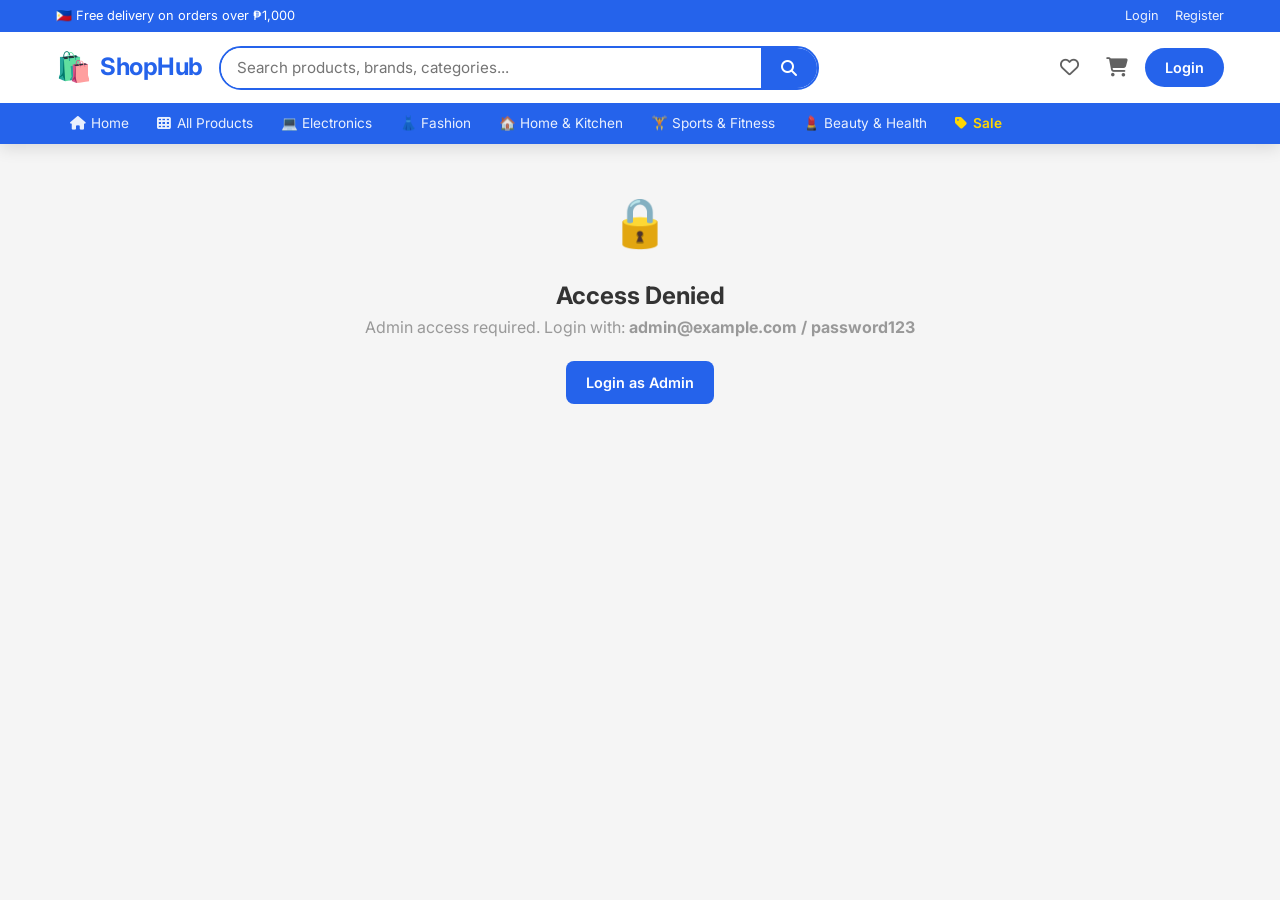
<file: admin-dashboard.html>
<!DOCTYPE html>
<html lang="en">
<head>
  <meta charset="UTF-8">
  <meta name="viewport" content="width=device-width, initial-scale=1.0">
  <title>Admin Dashboard - ShopHub</title>
  <link rel="stylesheet" href="assets/css/style.css">
  <link rel="stylesheet" href="https://cdnjs.cloudflare.com/ajax/libs/font-awesome/6.5.0/css/all.min.css">
  <link href="https://fonts.googleapis.com/css2?family=Inter:wght@300;400;500;600;700;800&display=swap" rel="stylesheet">
  <style>
    .admin-page { background: var(--gray-100); min-height: 100vh; }
    .admin-layout { display: grid; grid-template-columns: 240px 1fr; min-height: calc(100vh - 120px); }
    .admin-sidebar { background: #1A1A2E; padding: 0; color: white; }
    .admin-sidebar-header { padding: 20px; border-bottom: 1px solid rgba(255,255,255,0.1); }
    .admin-sidebar-header h3 { font-size: 0.85rem; color: rgba(255,255,255,0.5); text-transform: uppercase; letter-spacing: 1px; }
    .admin-nav a { display: flex; align-items: center; gap: 10px; padding: 12px 20px; color: rgba(255,255,255,0.7); font-size: 0.88rem; transition: var(--transition); border-left: 3px solid transparent; }
    .admin-nav a:hover, .admin-nav a.active { background: rgba(238,77,45,0.15); color: white; border-left-color: var(--primary); }
    .admin-nav a i { width: 18px; }
    .admin-nav .nav-group { padding: 12px 20px 4px; font-size: 0.7rem; font-weight: 700; color: rgba(255,255,255,0.3); text-transform: uppercase; letter-spacing: 1px; margin-top: 8px; }
    .admin-content { padding: 24px; overflow-y: auto; }
    @media (max-width: 768px) {
      .admin-layout { grid-template-columns: 1fr; }
      .admin-sidebar { display: none; }
    }
  </style>
</head>
<body class="admin-page">
  <div id="main-header"></div>

  <div id="access-denied" style="display:none;padding:40px;text-align:center">
    <div style="font-size:3rem;margin-bottom:16px">🔒</div>
    <h2>Access Denied</h2>
    <p style="color:var(--text-muted);margin-bottom:20px">Admin access required. Login with: <strong>admin@example.com / password123</strong></p>
    <a href="login.html" class="btn btn-primary">Login as Admin</a>
  </div>

  <div class="admin-layout" id="admin-layout" style="display:none">
    <aside class="admin-sidebar">
      <div class="admin-sidebar-header">
        <div style="font-size:1.2rem;font-weight:800;color:white;margin-bottom:4px">🛍️ ShopHub</div>
        <h3>Admin Panel</h3>
        <div id="admin-user-info" style="margin-top:8px;font-size:0.82rem;color:rgba(255,255,255,0.6)"></div>
      </div>
      <nav class="admin-nav">
        <div class="nav-group">Dashboard</div>
        <a href="#" class="active" onclick="showAdminTab('overview', this)"><i class="fas fa-tachometer-alt"></i> Overview</a>
        <div class="nav-group">Management</div>
        <a href="#" onclick="showAdminTab('products', this)"><i class="fas fa-box"></i> Products</a>
        <a href="#" onclick="showAdminTab('orders', this)"><i class="fas fa-shopping-bag"></i> Orders</a>
        <a href="#" onclick="showAdminTab('users', this)"><i class="fas fa-users"></i> Users</a>
        <a href="#" onclick="showAdminTab('sellers', this)"><i class="fas fa-store"></i> Sellers</a>
        <div class="nav-group">Analytics</div>
        <a href="#" onclick="showAdminTab('analytics', this)"><i class="fas fa-chart-bar"></i> Charts</a>
        <a href="#" onclick="showAdminTab('coupons', this)"><i class="fas fa-tag"></i> Coupons</a>
        <div style="padding:20px;margin-top:auto">
          <a href="index.html" style="display:flex;align-items:center;gap:8px;color:rgba(255,255,255,0.6);font-size:0.85rem"><i class="fas fa-arrow-left"></i> Back to Store</a>
        </div>
      </nav>
    </aside>

    <main class="admin-content">
      <!-- Overview Tab -->
      <div class="tab-panel active" id="admin-tab-overview">
        <div style="display:flex;justify-content:space-between;align-items:center;margin-bottom:24px">
          <div>
            <h1 style="font-size:1.4rem;font-weight:800">Dashboard Overview</h1>
            <p style="color:var(--text-muted);font-size:0.85rem" id="admin-date"></p>
          </div>
          <button class="btn btn-secondary" onclick="location.reload()"><i class="fas fa-sync"></i> Refresh</button>
        </div>
        <div id="admin-stats" class="stats-grid"></div>

        <!-- Quick Stats Row -->
        <div style="display:grid;grid-template-columns:1fr 1fr;gap:16px;margin-top:16px" id="quick-stats"></div>

        <!-- Recent Orders Preview -->
        <div class="dash-card" style="margin-top:20px">
          <div class="dash-card-header">
            <h3><i class="fas fa-clock"></i> Recent Orders</h3>
            <button class="btn-sm btn-outline" onclick="showAdminTab('orders', document.querySelector('.admin-nav a:nth-child(4)'))">View All</button>
          </div>
          <div style="overflow-x:auto">
            <table class="data-table">
              <thead><tr><th>Order ID</th><th>Customer</th><th>Items</th><th>Total</th><th>Status</th><th>Date</th></tr></thead>
              <tbody id="recent-orders-table"></tbody>
            </table>
          </div>
        </div>
      </div>

      <!-- Products Tab -->
      <div class="tab-panel" id="admin-tab-products" style="display:none">
        <div style="display:flex;justify-content:space-between;align-items:center;margin-bottom:20px">
          <h1 style="font-size:1.3rem;font-weight:800">Manage Products</h1>
          <input type="text" placeholder="Search products..." class="form-control" style="width:220px;padding:8px 12px" oninput="adminSearchProducts(this.value)">
        </div>
        <div class="dash-card">
          <div style="overflow-x:auto">
            <table class="data-table">
              <thead><tr><th>Product</th><th>Category</th><th>Price</th><th>Seller</th><th>Stock</th><th>Status</th><th>Action</th></tr></thead>
              <tbody id="admin-products-table"></tbody>
            </table>
          </div>
        </div>
      </div>

      <!-- Orders Tab -->
      <div class="tab-panel" id="admin-tab-orders" style="display:none">
        <div style="display:flex;justify-content:space-between;align-items:center;margin-bottom:20px">
          <h1 style="font-size:1.3rem;font-weight:800">Manage Orders</h1>
          <div style="display:flex;gap:8px">
            <select class="sort-select" id="order-status-filter" onchange="filterAdminOrders(this.value)">
              <option value="all">All Status</option>
              <option value="processing">Processing</option>
              <option value="shipped">Shipped</option>
              <option value="delivered">Delivered</option>
              <option value="cancelled">Cancelled</option>
            </select>
          </div>
        </div>
        <div class="dash-card">
          <div style="overflow-x:auto">
            <table class="data-table">
              <thead><tr><th>Order ID</th><th>Customer</th><th>Items</th><th>Total</th><th>Status</th><th>Date</th><th>Update</th></tr></thead>
              <tbody id="admin-orders-table"></tbody>
            </table>
          </div>
        </div>
      </div>

      <!-- Users Tab -->
      <div class="tab-panel" id="admin-tab-users" style="display:none">
        <h1 style="font-size:1.3rem;font-weight:800;margin-bottom:20px">Manage Users</h1>
        <div class="dash-card">
          <div style="overflow-x:auto">
            <table class="data-table">
              <thead><tr><th>User</th><th>Email</th><th>Role</th><th>Joined</th><th>Action</th></tr></thead>
              <tbody id="admin-users-table"></tbody>
            </table>
          </div>
        </div>
      </div>

      <!-- Sellers Tab -->
      <div class="tab-panel" id="admin-tab-sellers" style="display:none">
        <h1 style="font-size:1.3rem;font-weight:800;margin-bottom:20px">Manage Sellers</h1>
        <div class="dash-card">
          <div style="overflow-x:auto">
            <table class="data-table">
              <thead><tr><th>Seller</th><th>Email</th><th>Products</th><th>Sales</th><th>Rating</th><th>Status</th><th>Action</th></tr></thead>
              <tbody id="admin-sellers-table"></tbody>
            </table>
          </div>
        </div>
      </div>

      <!-- Analytics Tab -->
      <div class="tab-panel" id="admin-tab-analytics" style="display:none">
        <h1 style="font-size:1.3rem;font-weight:800;margin-bottom:20px">Analytics & Charts</h1>
        <div style="display:grid;grid-template-columns:1fr 1fr;gap:20px">
          <div class="dash-card">
            <div class="dash-card-header"><h3><i class="fas fa-box"></i> Products by Category</h3></div>
            <div class="chart-wrap" id="category-chart"></div>
          </div>
          <div class="dash-card">
            <div class="dash-card-header"><h3><i class="fas fa-shopping-bag"></i> Orders by Status</h3></div>
            <div class="chart-wrap" id="order-status-chart"></div>
          </div>
          <div class="dash-card">
            <div class="dash-card-header"><h3><i class="fas fa-star"></i> Top Rated Products</h3></div>
            <div style="padding:16px" id="top-rated-chart"></div>
          </div>
          <div class="dash-card">
            <div class="dash-card-header"><h3><i class="fas fa-fire"></i> Best Sellers</h3></div>
            <div style="padding:16px" id="best-sellers-chart"></div>
          </div>
        </div>
      </div>

      <!-- Coupons Tab -->
      <div class="tab-panel" id="admin-tab-coupons" style="display:none">
        <h1 style="font-size:1.3rem;font-weight:800;margin-bottom:20px">Coupon Codes</h1>
        <div class="dash-card">
          <div class="dash-card-header"><h3><i class="fas fa-tag"></i> Active Coupons</h3></div>
          <div style="overflow-x:auto">
            <table class="data-table">
              <thead><tr><th>Code</th><th>Type</th><th>Value</th><th>Min Order</th><th>Description</th><th>Uses</th></tr></thead>
              <tbody>
                ${DEMO_COUPONS.map(c => `
                  <tr>
                    <td><strong style="background:var(--primary-bg);color:var(--primary);padding:3px 8px;border-radius:4px;font-family:monospace">${c.code}</strong></td>
                    <td>${c.type}</td>
                    <td>${c.type === 'percent' ? c.value + '%' : '���' + c.value}</td>
                    <td>${formatPrice(c.minOrder)}</td>
                    <td>${c.description}</td>
                    <td>${c.usedCount} / ${c.maxUses}</td>
                  </tr>
                `).join('')}
              </tbody>
            </table>
          </div>
        </div>
      </div>
    </main>
  </div>

  <script src="assets/js/data.js"></script>
  <script src="assets/js/auth.js"></script>
  <script src="assets/js/cart.js"></script>
  <script src="assets/js/products.js"></script>
  <script src="assets/js/checkout.js"></script>
  <script src="assets/js/dashboard.js"></script>
  <script src="assets/js/app.js"></script>
  <script>
    document.addEventListener('DOMContentLoaded', function() {
      renderHeader();
      renderCartCount();
      renderWishlistCount();
      initializeData();

      const user = getCurrentUser();
      if (!user || user.role !== 'admin') {
        document.getElementById('access-denied').style.display = 'block';
        return;
      }
      document.getElementById('admin-layout').style.display = 'grid';
      document.getElementById('admin-user-info').textContent = user.name;
      document.getElementById('admin-date').textContent = new Date().toLocaleDateString('en-PH', { weekday:'long', year:'numeric', month:'long', day:'numeric' });

      initAdminDashboard();
      renderRecentOrders();
      renderQuickStats();
      renderTopRatedChart();
      renderBestSellersChart();
    });

    function showAdminTab(tab, link) {
      document.querySelectorAll('.tab-panel').forEach(p => { p.classList.remove('active'); p.style.display = 'none'; });
      document.querySelectorAll('.admin-nav a').forEach(a => a.classList.remove('active'));
      const el = document.getElementById('admin-tab-' + tab);
      if (el) { el.classList.add('active'); el.style.display = 'block'; }
      if (link) link.classList.add('active');
    }

    function renderRecentOrders() {
      const orders = getOrders().sort((a,b) => new Date(b.createdAt) - new Date(a.createdAt)).slice(0, 8);
      const el = document.getElementById('recent-orders-table');
      if (!el) return;
      el.innerHTML = orders.map(o => `
        <tr>
          <td><strong style="color:var(--primary)">${o.id}</strong></td>
          <td>${o.shippingAddress ? o.shippingAddress.name : '—'}</td>
          <td>${o.items.length} item(s)</td>
          <td style="font-weight:700">${formatPrice(o.total)}</td>
          <td>${getOrderStatusBadge(o.status)}</td>
          <td>${new Date(o.createdAt).toLocaleDateString()}</td>
        </tr>
      `).join('');
    }

    function renderQuickStats() {
      const orders = getOrders();
      const today = new Date().toISOString().split('T')[0];
      const todayOrders = orders.filter(o => o.createdAt.startsWith(today));
      const todayRevenue = todayOrders.filter(o => o.status !== 'cancelled').reduce((s,o) => s+o.total, 0);
      const products = getProducts();
      const lowStock = products.filter(p => p.stock <= 10 && p.stock > 0);
      const outOfStock = products.filter(p => p.stock === 0);

      document.getElementById('quick-stats').innerHTML = `
        <div class="dash-card" style="padding:16px">
          <h3 style="font-size:0.9rem;color:var(--text-muted);margin-bottom:12px"><i class="fas fa-calendar-day"></i> Today's Summary</h3>
          <div style="display:flex;justify-content:space-between;padding:8px 0;border-bottom:1px solid var(--border)">
            <span style="font-size:0.9rem">New Orders</span>
            <strong>${todayOrders.length}</strong>
          </div>
          <div style="display:flex;justify-content:space-between;padding:8px 0;border-bottom:1px solid var(--border)">
            <span style="font-size:0.9rem">Today Revenue</span>
            <strong style="color:var(--success)">${formatPrice(todayRevenue)}</strong>
          </div>
          <div style="display:flex;justify-content:space-between;padding:8px 0">
            <span style="font-size:0.9rem">Total Sellers</span>
            <strong>${getSellers().length}</strong>
          </div>
        </div>
        <div class="dash-card" style="padding:16px">
          <h3 style="font-size:0.9rem;color:var(--text-muted);margin-bottom:12px"><i class="fas fa-exclamation-triangle"></i> Inventory Alerts</h3>
          <div style="display:flex;justify-content:space-between;padding:8px 0;border-bottom:1px solid var(--border)">
            <span style="font-size:0.9rem">Low Stock (≤10)</span>
            <strong style="color:var(--warning)">${lowStock.length}</strong>
          </div>
          <div style="display:flex;justify-content:space-between;padding:8px 0;border-bottom:1px solid var(--border)">
            <span style="font-size:0.9rem">Out of Stock</span>
            <strong style="color:var(--danger)">${outOfStock.length}</strong>
          </div>
          <div style="display:flex;justify-content:space-between;padding:8px 0">
            <span style="font-size:0.9rem">Total Active Products</span>
            <strong>${products.length}</strong>
          </div>
        </div>
      `;
    }

    function renderTopRatedChart() {
      const el = document.getElementById('top-rated-chart');
      if (!el) return;
      const products = sortProducts(getProducts(), 'rating').slice(0, 6);
      const max = 5;
      el.innerHTML = products.map(p => `
        <div class="chart-bar-row">
          <span class="chart-label" style="min-width:140px;font-size:0.78rem;overflow:hidden;text-overflow:ellipsis;white-space:nowrap">${p.name.length > 20 ? p.name.substring(0,20) + '…' : p.name}</span>
          <div class="chart-bar-wrap"><div class="chart-bar" style="width:${(p.rating/max)*100}%;background:var(--warning)">${p.rating}★</div></div>
        </div>
      `).join('');
    }

    function renderBestSellersChart() {
      const el = document.getElementById('best-sellers-chart');
      if (!el) return;
      const products = sortProducts(getProducts(), 'popular').slice(0, 6);
      const maxSold = products[0] ? products[0].sold || 1 : 1;
      el.innerHTML = products.map(p => `
        <div class="chart-bar-row">
          <span class="chart-label" style="min-width:140px;font-size:0.78rem;overflow:hidden;text-overflow:ellipsis;white-space:nowrap">${p.name.length > 20 ? p.name.substring(0,20) + '…' : p.name}</span>
          <div class="chart-bar-wrap"><div class="chart-bar" style="width:${((p.sold||0)/maxSold)*100}%;background:var(--primary)">${(p.sold||0).toLocaleString()}</div></div>
        </div>
      `).join('');
    }

    function filterAdminOrders(status) {
      const allOrders = getOrders();
      const filtered = status === 'all' ? allOrders : allOrders.filter(o => o.status === status);
      const sorted = filtered.sort((a,b) => new Date(b.createdAt) - new Date(a.createdAt));
      const el = document.getElementById('admin-orders-table');
      if (!el) return;
      el.innerHTML = sorted.slice(0, 30).map(o => `
        <tr>
          <td><strong>${o.id}</strong></td>
          <td>${o.shippingAddress ? o.shippingAddress.name : '���'}</td>
          <td>${o.items.length} item(s)</td>
          <td>${formatPrice(o.total)}</td>
          <td>${getOrderStatusBadge(o.status)}</td>
          <td>${new Date(o.createdAt).toLocaleDateString()}</td>
          <td>
            <select class="select-sm" onchange="adminUpdateOrderStatus('${o.id}', this.value)">
              ${['processing','shipped','delivered','cancelled'].map(s => `<option value="${s}" ${o.status===s?'selected':''}>${s}</option>`).join('')}
            </select>
          </td>
        </tr>
      `).join('') || '<tr><td colspan="7" class="text-center text-muted">No orders found</td></tr>';
    }
  </script>
</body>
</html>
</file>
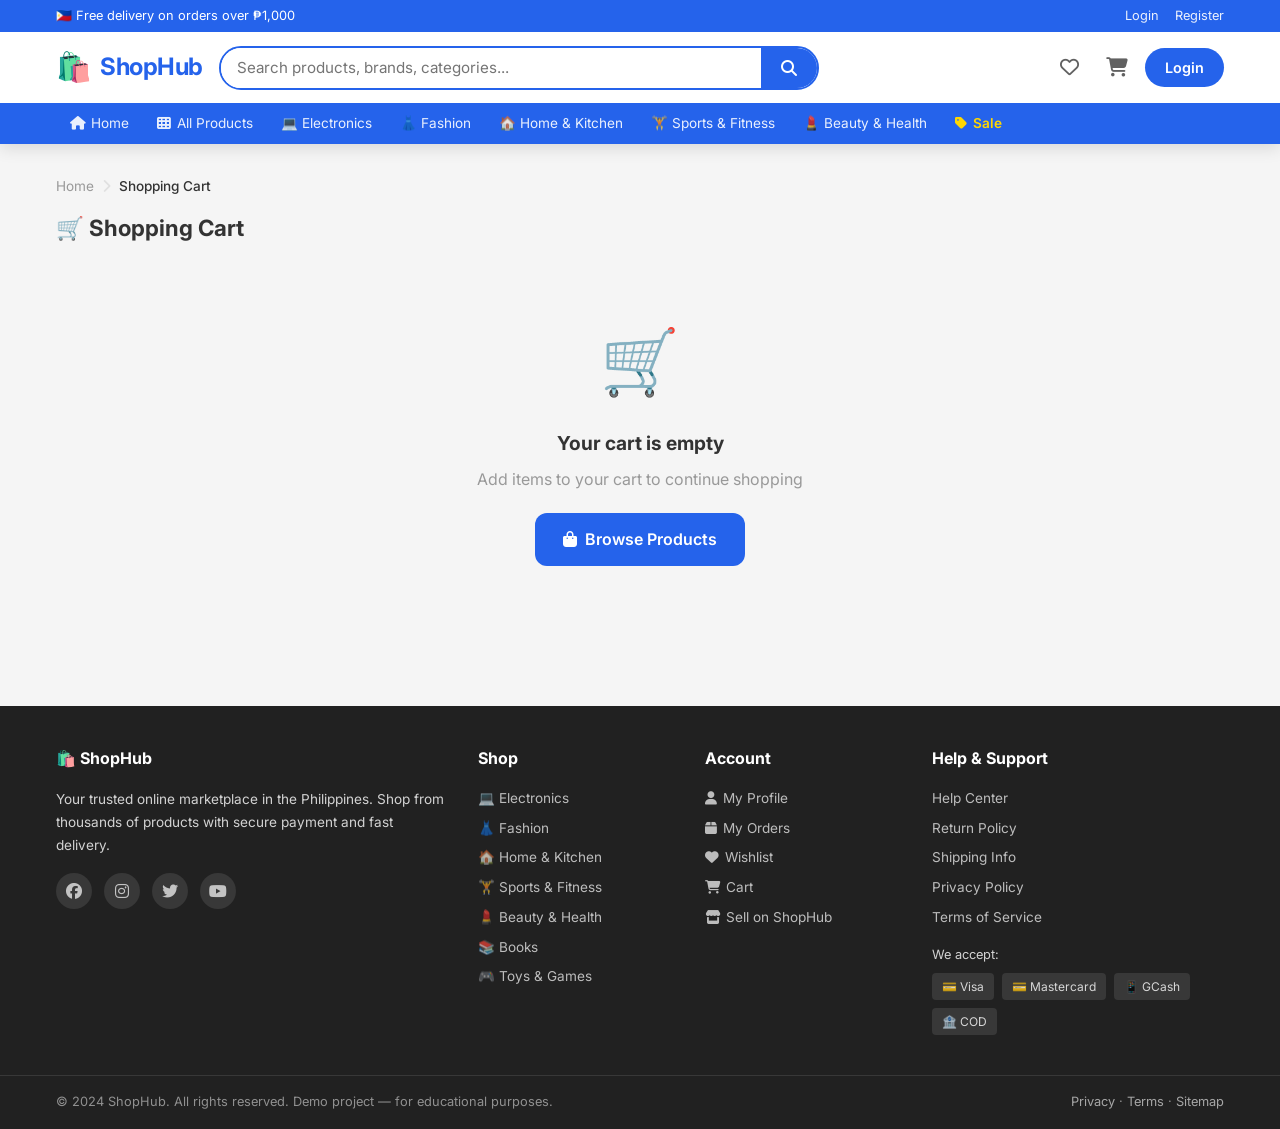
<file: cart.html>
<!DOCTYPE html>
<html lang="en">
<head>
  <meta charset="UTF-8">
  <meta name="viewport" content="width=device-width, initial-scale=1.0">
  <title>Shopping Cart - ShopHub</title>
  <link rel="stylesheet" href="assets/css/style.css">
  <link rel="stylesheet" href="https://cdnjs.cloudflare.com/ajax/libs/font-awesome/6.5.0/css/all.min.css">
  <link href="https://fonts.googleapis.com/css2?family=Inter:wght@300;400;500;600;700;800&display=swap" rel="stylesheet">
</head>
<body>
  <div id="main-header"></div>

  <main class="container" style="padding-top:20px;padding-bottom:40px">
    <div class="breadcrumb">
      <a href="index.html">Home</a>
      <span class="breadcrumb-sep"><i class="fas fa-chevron-right"></i></span>
      <span class="breadcrumb-current">Shopping Cart</span>
    </div>
    <h1 class="page-title">🛒 Shopping Cart <span id="cart-header-count" style="font-size:1rem;font-weight:500;color:var(--text-muted)"></span></h1>

    <div id="cart-content"></div>
  </main>

  <div id="main-footer"></div>

  <script src="assets/js/data.js"></script>
  <script src="assets/js/auth.js"></script>
  <script src="assets/js/cart.js"></script>
  <script src="assets/js/products.js"></script>
  <script src="assets/js/checkout.js"></script>
  <script src="assets/js/dashboard.js"></script>
  <script src="assets/js/app.js"></script>
  <script>
    let appliedDiscount = 0;
    let appliedCoupon = null;

    document.addEventListener('DOMContentLoaded', function() {
      renderFooter();
      renderCart();
    });

    function renderCart() {
      const cart = getCart();
      const count = cart.length;
      document.getElementById('cart-header-count').textContent = count ? `(${count} item${count>1?'s':''})` : '';

      if (!count) {
        document.getElementById('cart-content').innerHTML = `
          <div class="empty-cart">
            <div class="empty-icon">🛒</div>
            <h3>Your cart is empty</h3>
            <p style="color:var(--text-muted);margin-bottom:20px">Add items to your cart to continue shopping</p>
            <a href="products.html" class="btn btn-primary btn-lg"><i class="fas fa-shopping-bag"></i> Browse Products</a>
          </div>
        `;
        return;
      }

      const summary = getCartSummary(appliedDiscount);

      document.getElementById('cart-content').innerHTML = `
        <div class="cart-layout">
          <div class="cart-table-wrap">
            <div style="display:flex;justify-content:space-between;align-items:center;margin-bottom:16px">
              <h3 style="font-size:1rem;font-weight:700">${count} Item${count>1?'s':''}</h3>
              <button class="btn btn-secondary" onclick="confirmClearCart()" style="font-size:0.85rem;padding:6px 12px"><i class="fas fa-trash"></i> Clear Cart</button>
            </div>
            <table class="cart-table">
              <thead>
                <tr>
                  <th>Product</th>
                  <th>Price</th>
                  <th>Quantity</th>
                  <th>Total</th>
                  <th></th>
                </tr>
              </thead>
              <tbody id="cart-items-body">
                ${cart.map(item => renderCartRow(item)).join('')}
              </tbody>
            </table>
            <div style="padding:12px 0;display:flex;gap:12px;align-items:center;flex-wrap:wrap">
              <a href="products.html" class="btn btn-outline"><i class="fas fa-arrow-left"></i> Continue Shopping</a>
              <button class="btn btn-secondary" onclick="renderCart()"><i class="fas fa-sync"></i> Update Cart</button>
            </div>
          </div>

          <div class="cart-summary">
            <h3>Order Summary</h3>
            <div class="coupon-form">
              <input type="text" id="coupon-input" placeholder="Coupon code" maxlength="20" style="text-transform:uppercase">
              <button class="btn-apply-coupon" onclick="applyCoupon()">Apply</button>
            </div>
            ${appliedCoupon ? `<div class="alert alert-success" style="padding:8px 12px;font-size:0.85rem"><i class="fas fa-tag"></i> ${appliedCoupon.description}</div>` : '<p style="font-size:0.78rem;color:var(--text-muted);margin-bottom:8px">Try: WELCOME10, SAVE200, FREESHIP, FLASH50, SUMMER15</p>'}
            <div class="summary-row"><span>Subtotal (${summary.itemCount} items)</span><span>${formatPrice(summary.subtotal)}</span></div>
            <div class="summary-row"><span>Shipping</span><span>${summary.shipping === 0 ? '<span style="color:var(--success)">FREE</span>' : formatPrice(summary.shipping)}</span></div>
            ${appliedDiscount > 0 ? `<div class="summary-row" style="color:var(--success)"><span><i class="fas fa-tag"></i> Discount</span><span>-${formatPrice(appliedDiscount)}</span></div>` : ''}
            ${summary.shipping > 0 ? `<div style="font-size:0.75rem;color:var(--text-muted);text-align:right">Add ₱${formatPrice(1000 - summary.subtotal)} more for free shipping</div>` : ''}
            <div class="summary-row total"><span>Total</span><span>${formatPrice(summary.total)}</span></div>
            <a href="checkout.html" class="btn btn-primary btn-full btn-lg mt-12"><i class="fas fa-lock"></i> Secure Checkout</a>
            <div style="display:flex;justify-content:center;gap:12px;margin-top:12px;font-size:0.75rem;color:var(--text-muted)">
              <span><i class="fas fa-shield-alt"></i> SSL Secure</span>
              <span><i class="fas fa-undo"></i> Easy Returns</span>
              <span><i class="fas fa-truck"></i> Fast Delivery</span>
            </div>
          </div>
        </div>
      `;
    }

    function renderCartRow(item) {
      return `
        <tr id="cart-row-${item.productId}">
          <td data-label="Product">
            <div class="cart-item-info">
              <a href="product.html?id=${item.productId}">
                <img src="${item.image}" class="cart-item-img" onerror="this.src='https://picsum.photos/seed/default/100/100'" alt="${item.name}">
              </a>
              <div>
                <a href="product.html?id=${item.productId}" class="cart-item-name">${item.name}</a>
                <div class="cart-item-seller"><i class="fas fa-store"></i> ${item.sellerName || 'Seller'}</div>
                ${item.originalPrice && item.originalPrice > item.price ? `<div style="font-size:0.75rem;color:var(--success)">Save ${formatPrice(item.originalPrice - item.price)} per item</div>` : ''}
              </div>
            </div>
          </td>
          <td data-label="Price">${formatPrice(item.price)}</td>
          <td data-label="Quantity">
            <div class="qty-selector">
              <button class="qty-btn" onclick="updateCartQty(${item.productId}, ${item.quantity - 1})">−</button>
              <input type="number" class="qty-input" value="${item.quantity}" min="1" max="${item.stock||99}" onchange="updateCartQty(${item.productId}, this.value)">
              <button class="qty-btn" onclick="updateCartQty(${item.productId}, ${item.quantity + 1})">+</button>
            </div>
          </td>
          <td data-label="Total" style="font-weight:700;color:var(--primary)">${formatPrice(item.price * item.quantity)}</td>
          <td data-label="">
            <button class="cart-item-remove" onclick="removeCartItem(${item.productId})" title="Remove"><i class="fas fa-times"></i></button>
          </td>
        </tr>
      `;
    }

    function updateCartQty(productId, qty) {
      qty = parseInt(qty);
      if (qty < 1) { removeCartItem(productId); return; }
      updateQuantity(productId, qty);
      renderCart();
    }

    function removeCartItem(productId) {
      removeFromCart(productId);
      showNotification('Item removed from cart.', 'info');
      renderCart();
    }

    function confirmClearCart() {
      if (confirm('Clear all items from your cart?')) {
        clearCart();
        renderCart();
        showNotification('Cart cleared.', 'info');
      }
    }

    function applyCoupon() {
      const code = document.getElementById('coupon-input').value.trim();
      if (!code) { showNotification('Please enter a coupon code.', 'warning'); return; }
      const subtotal = getCartSubtotal();
      const result = applyDiscount(code, subtotal);
      if (result.success) {
        appliedDiscount = result.discountAmount;
        appliedCoupon = result.coupon;
        showNotification(`Coupon applied! You saved ${formatPrice(result.discountAmount)}`, 'success');
        renderCart();
      } else {
        showNotification(result.message, 'error');
      }
    }
  </script>
</body>
</html>
</file>
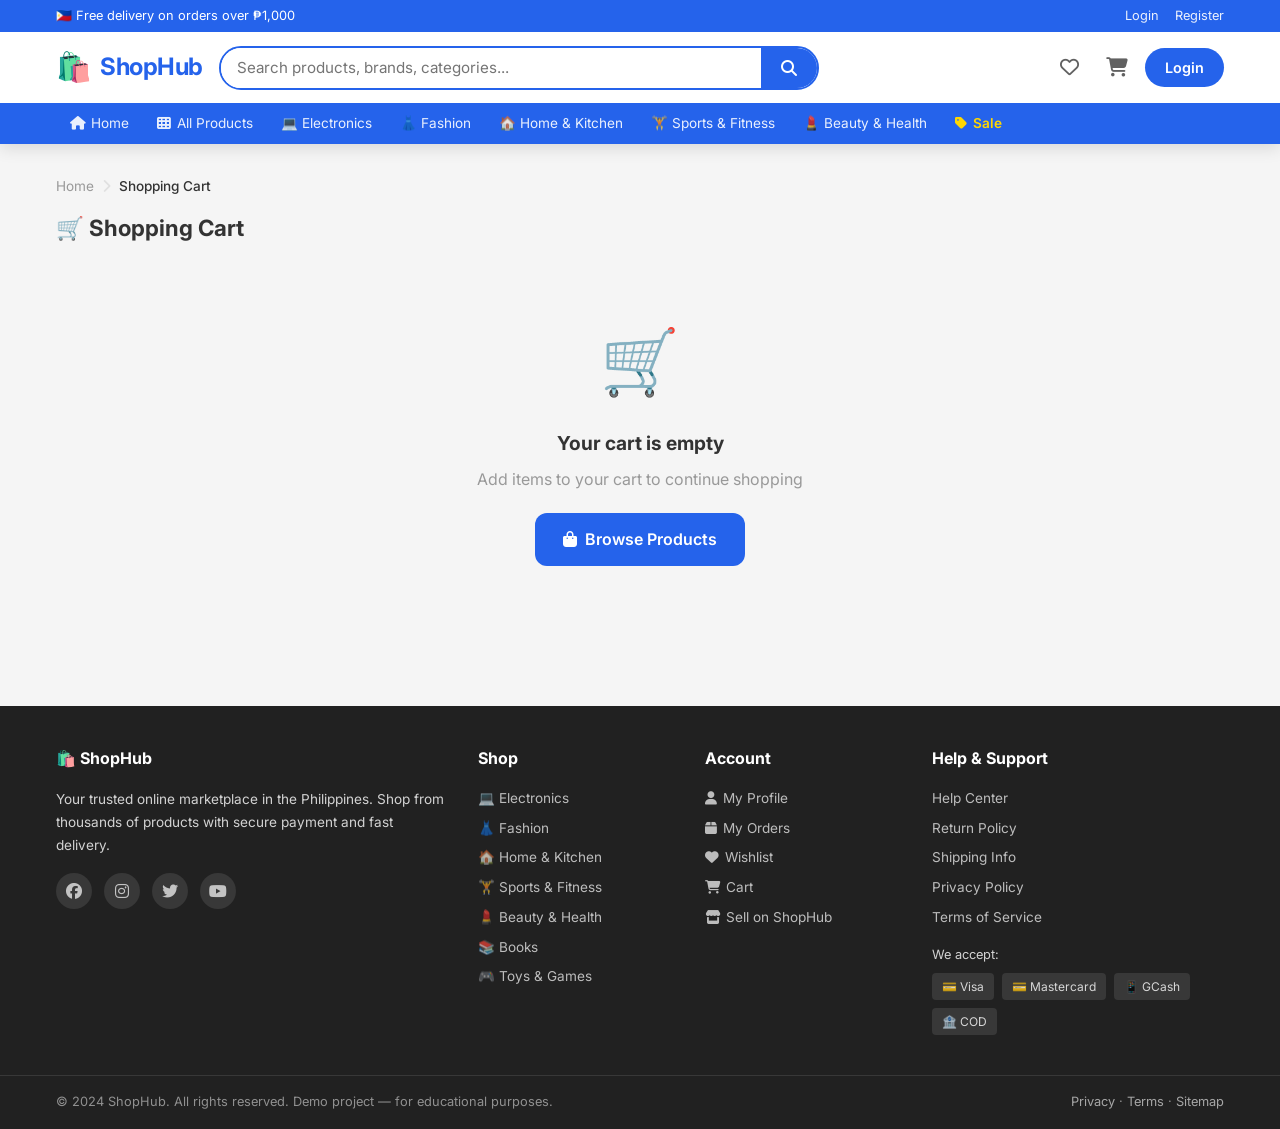
<file: checkout.html>
<!DOCTYPE html>
<html lang="en">
<head>
  <meta charset="UTF-8">
  <meta name="viewport" content="width=device-width, initial-scale=1.0">
  <title>Checkout - ShopHub</title>
  <link rel="stylesheet" href="assets/css/style.css">
  <link rel="stylesheet" href="https://cdnjs.cloudflare.com/ajax/libs/font-awesome/6.5.0/css/all.min.css">
  <link href="https://fonts.googleapis.com/css2?family=Inter:wght@300;400;500;600;700;800&display=swap" rel="stylesheet">
</head>
<body>
  <div id="main-header"></div>

  <main class="container" style="padding-top:20px;padding-bottom:40px">
    <div class="breadcrumb">
      <a href="index.html">Home</a>
      <span class="breadcrumb-sep"><i class="fas fa-chevron-right"></i></span>
      <a href="cart.html">Cart</a>
      <span class="breadcrumb-sep"><i class="fas fa-chevron-right"></i></span>
      <span class="breadcrumb-current">Checkout</span>
    </div>
    <h1 class="page-title">🔒 Secure Checkout</h1>

    <div id="checkout-content"></div>
  </main>

  <script src="assets/js/data.js"></script>
  <script src="assets/js/auth.js"></script>
  <script src="assets/js/cart.js"></script>
  <script src="assets/js/products.js"></script>
  <script src="assets/js/checkout.js"></script>
  <script src="assets/js/dashboard.js"></script>
  <script src="assets/js/app.js"></script>
  <script>
    let appliedDiscount = 0;
    let appliedCoupon = null;
    let selectedPayment = 'credit_card';

    document.addEventListener('DOMContentLoaded', function() {
      const cart = getCart();
      if (!cart.length) { window.location.href = 'cart.html'; return; }
      renderCheckout();
    });

    function renderCheckout() {
      const user = getCurrentUser();
      const cart = getCart();
      const summary = getCartSummary(appliedDiscount);

      document.getElementById('checkout-content').innerHTML = `
        <div class="checkout-layout">
          <div class="checkout-form-wrap">
            <!-- Steps -->
            <div class="checkout-steps">
              <div class="checkout-step">
                <span class="step-num done"><i class="fas fa-check"></i></span>
                <span class="step-label">Cart</span>
              </div>
              <div class="step-line done"></div>
              <div class="checkout-step">
                <span class="step-num active">2</span>
                <span class="step-label active">Checkout</span>
              </div>
              <div class="step-line"></div>
              <div class="checkout-step">
                <span class="step-num">3</span>
                <span class="step-label">Confirmation</span>
              </div>
            </div>

            <!-- Contact Info -->
            <div class="form-section">
              <div class="form-section-title"><i class="fas fa-user"></i> Contact Information</div>
              <div class="form-grid">
                <div class="form-group">
                  <label>Full Name *</label>
                  <input type="text" id="full-name" class="form-control" placeholder="Juan dela Cruz" value="${user ? user.name : ''}" required>
                </div>
                <div class="form-group">
                  <label>Email Address *</label>
                  <input type="email" id="email" class="form-control" placeholder="juan@example.com" value="${user ? user.email : ''}" required>
                </div>
                <div class="form-group">
                  <label>Phone Number *</label>
                  <input type="tel" id="phone" class="form-control" placeholder="09171234567" value="${user && user.phone ? user.phone : ''}" required>
                </div>
              </div>
            </div>

            <!-- Shipping Address -->
            <div class="form-section">
              <div class="form-section-title"><i class="fas fa-map-marker-alt"></i> Shipping Address</div>
              <div class="form-grid">
                <div class="form-group form-full">
                  <label>Street Address *</label>
                  <input type="text" id="street" class="form-control" placeholder="House #, Street, Barangay" value="${user && user.address ? user.address.street : ''}" required>
                </div>
                <div class="form-group">
                  <label>City/Municipality *</label>
                  <input type="text" id="city" class="form-control" placeholder="Manila" value="${user && user.address ? user.address.city : ''}" required>
                </div>
                <div class="form-group">
                  <label>Province *</label>
                  <input type="text" id="province" class="form-control" placeholder="Metro Manila" value="${user && user.address ? user.address.province : ''}" required>
                </div>
                <div class="form-group">
                  <label>ZIP Code *</label>
                  <input type="text" id="zip" class="form-control" placeholder="1000" value="${user && user.address ? user.address.zip : ''}" required>
                </div>
                <div class="form-group">
                  <label>Country</label>
                  <input type="text" id="country" class="form-control" value="Philippines" readonly>
                </div>
              </div>
            </div>

            <!-- Payment Method -->
            <div class="form-section">
              <div class="form-section-title"><i class="fas fa-credit-card"></i> Payment Method</div>
              <div class="payment-options">
                <label class="payment-option selected" id="pay-credit-card" onclick="selectPayment('credit_card', this)">
                  <input type="radio" name="payment" value="credit_card" checked>
                  <span class="payment-icon">💳</span>
                  <div>
                    <div class="payment-label">Credit / Debit Card</div>
                    <div class="payment-desc">Visa, Mastercard, JCB</div>
                  </div>
                </label>
                <label class="payment-option" id="pay-gcash" onclick="selectPayment('gcash', this)">
                  <input type="radio" name="payment" value="gcash">
                  <span class="payment-icon">📱</span>
                  <div>
                    <div class="payment-label">GCash</div>
                    <div class="payment-desc">Pay via GCash mobile wallet</div>
                  </div>
                </label>
                <label class="payment-option" id="pay-maya" onclick="selectPayment('maya', this)">
                  <input type="radio" name="payment" value="maya">
                  <span class="payment-icon">💜</span>
                  <div>
                    <div class="payment-label">Maya (PayMaya)</div>
                    <div class="payment-desc">Pay via Maya digital wallet</div>
                  </div>
                </label>
                <label class="payment-option" id="pay-cod" onclick="selectPayment('cod', this)">
                  <input type="radio" name="payment" value="cod">
                  <span class="payment-icon">🏠</span>
                  <div>
                    <div class="payment-label">Cash on Delivery</div>
                    <div class="payment-desc">Pay when your order arrives</div>
                  </div>
                </label>
              </div>
              <div id="card-fields" style="margin-top:16px">
                <div class="form-grid">
                  <div class="form-group form-full">
                    <label>Card Number</label>
                    <input type="text" class="form-control" placeholder="1234 5678 9012 3456" maxlength="19" oninput="formatCardNumber(this)">
                  </div>
                  <div class="form-group">
                    <label>Expiry Date</label>
                    <input type="text" class="form-control" placeholder="MM/YY" maxlength="5">
                  </div>
                  <div class="form-group">
                    <label>CVV</label>
                    <input type="text" class="form-control" placeholder="123" maxlength="3">
                  </div>
                  <div class="form-group form-full">
                    <label>Cardholder Name</label>
                    <input type="text" class="form-control" placeholder="Juan dela Cruz">
                  </div>
                </div>
              </div>
            </div>

            <!-- Notes -->
            <div class="form-section">
              <div class="form-group">
                <label>Order Notes (Optional)</label>
                <textarea id="order-notes" class="form-control" rows="3" placeholder="Special instructions for your order..."></textarea>
              </div>
            </div>

            <button class="btn btn-primary btn-full btn-lg" onclick="placeOrder()">
              <i class="fas fa-lock"></i> Place Order · ${formatPrice(summary.total)}
            </button>
            <p style="text-align:center;font-size:0.8rem;color:var(--text-muted);margin-top:10px">
              <i class="fas fa-shield-alt"></i> Your payment information is encrypted and secure
            </p>
          </div>

          <!-- Order Summary -->
          <div class="order-summary-box">
            <h3 style="font-size:1rem;font-weight:700;margin-bottom:16px;padding-bottom:10px;border-bottom:1px solid var(--border)">Order Summary</h3>
            <div class="order-items-list">
              ${cart.map(item => `
                <div class="order-item">
                  <img src="${item.image}" onerror="this.src='https://picsum.photos/seed/default/60/60'" alt="">
                  <div class="order-item-info">
                    <div class="order-item-name">${item.name}</div>
                    <div class="order-item-qty">Qty: ${item.quantity}</div>
                  </div>
                  <span class="order-item-price">${formatPrice(item.price * item.quantity)}</span>
                </div>
              `).join('')}
            </div>
            <div class="coupon-form">
              <input type="text" id="coupon-input" placeholder="Coupon code" maxlength="20" style="text-transform:uppercase" value="${appliedCoupon ? appliedCoupon.code : ''}">
              <button class="btn-apply-coupon" onclick="applyCoupon()">Apply</button>
            </div>
            ${appliedCoupon ? `<div class="alert alert-success" style="padding:8px 12px;font-size:0.82rem;margin-bottom:8px"><i class="fas fa-tag"></i> ${appliedCoupon.description}</div>` : ''}
            <div class="divider"></div>
            <div class="summary-row"><span>Subtotal</span><span>${formatPrice(summary.subtotal)}</span></div>
            <div class="summary-row"><span>Shipping</span><span>${summary.shipping === 0 ? '<span style="color:var(--success)">FREE</span>' : formatPrice(summary.shipping)}</span></div>
            ${appliedDiscount > 0 ? `<div class="summary-row" style="color:var(--success)"><span><i class="fas fa-tag"></i> Discount</span><span>-${formatPrice(appliedDiscount)}</span></div>` : ''}
            <div class="summary-row total"><span>Total</span><span id="checkout-total">${formatPrice(summary.total)}</span></div>
          </div>
        </div>
      `;
    }

    function selectPayment(method, el) {
      selectedPayment = method;
      document.querySelectorAll('.payment-option').forEach(o => o.classList.remove('selected'));
      el.classList.add('selected');
      document.getElementById('card-fields').style.display = method === 'credit_card' ? 'block' : 'none';
    }

    function formatCardNumber(input) {
      let v = input.value.replace(/\D/g,'').substring(0,16);
      input.value = v.replace(/(.{4})/g,'$1 ').trim();
    }

    function applyCoupon() {
      const code = document.getElementById('coupon-input').value.trim();
      if (!code) return;
      const result = applyDiscount(code, getCartSubtotal());
      if (result.success) {
        appliedDiscount = result.discountAmount;
        appliedCoupon = result.coupon;
        showNotification(`Coupon applied! Saved ${formatPrice(result.discountAmount)}`, 'success');
        renderCheckout();
      } else {
        showNotification(result.message, 'error');
      }
    }

    function validateForm() {
      const required = ['full-name', 'email', 'phone', 'street', 'city', 'province', 'zip'];
      for (const id of required) {
        const el = document.getElementById(id);
        if (!el || !el.value.trim()) {
          showNotification('Please fill in all required fields.', 'error');
          el && el.focus();
          return false;
        }
      }
      const email = document.getElementById('email').value;
      if (!/^[^\s@]+@[^\s@]+\.[^\s@]+$/.test(email)) {
        showNotification('Please enter a valid email address.', 'error');
        return false;
      }
      return true;
    }

    function placeOrder() {
      if (!validateForm()) return;
      const cart = getCart();
      const summary = getCartSummary(appliedDiscount);
      const orderData = {
        items: cart,
        subtotal: summary.subtotal,
        shipping: summary.shipping,
        discount: appliedDiscount,
        total: summary.total,
        shippingAddress: {
          name: document.getElementById('full-name').value,
          street: document.getElementById('street').value,
          city: document.getElementById('city').value,
          province: document.getElementById('province').value,
          zip: document.getElementById('zip').value,
          phone: document.getElementById('phone').value,
          country: 'Philippines'
        },
        paymentMethod: selectedPayment,
        couponCode: appliedCoupon ? appliedCoupon.code : null
      };
      const order = createOrder(orderData);
      showNotification('Order placed successfully! Redirecting...', 'success');
      setTimeout(() => { window.location.href = 'order-confirmation.html'; }, 1000);
    }
  </script>
</body>
</html>
</file>
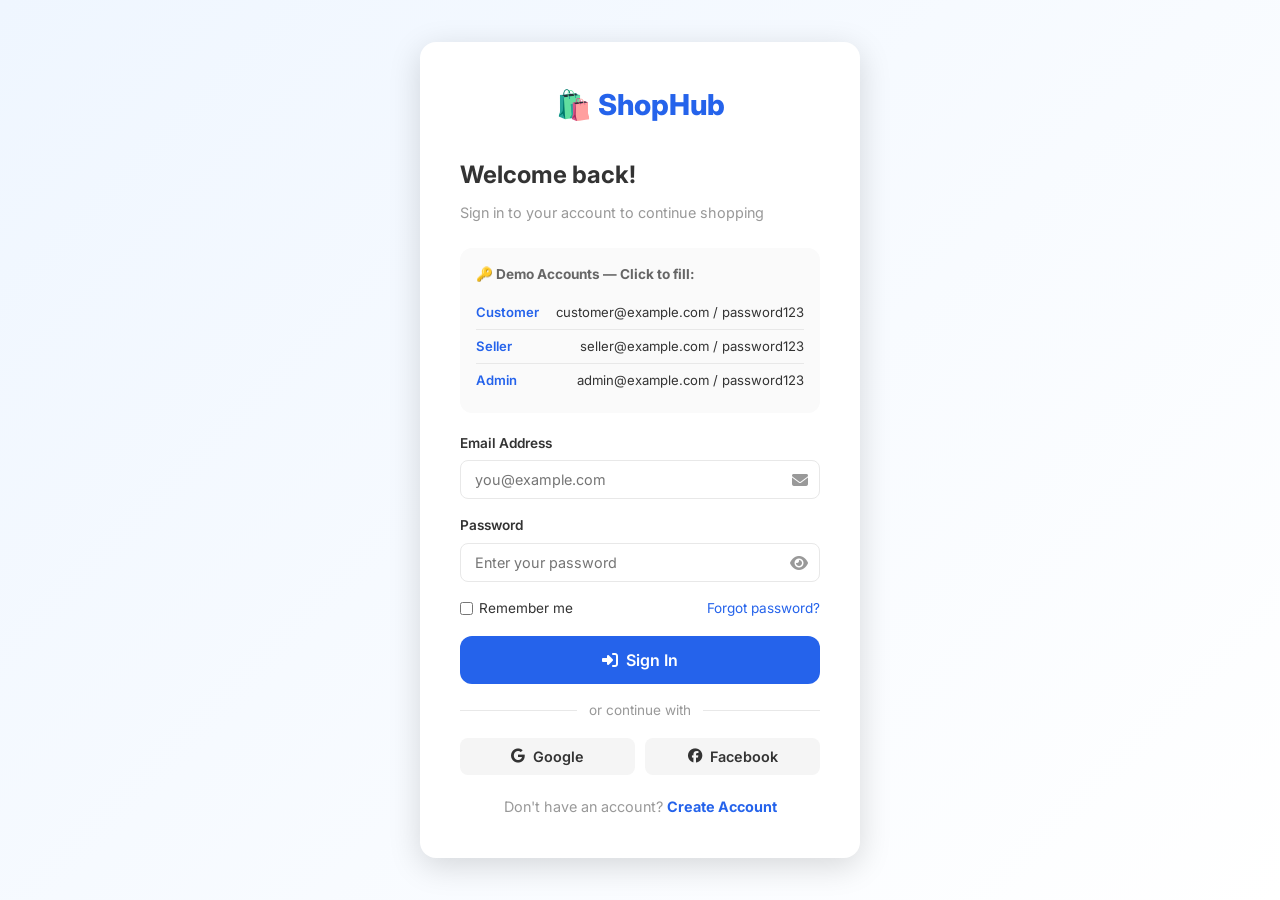
<file: login.html>
<!DOCTYPE html>
<html lang="en">
<head>
  <meta charset="UTF-8">
  <meta name="viewport" content="width=device-width, initial-scale=1.0">
  <title>Login - ShopHub</title>
  <link rel="stylesheet" href="assets/css/style.css">
  <link rel="stylesheet" href="https://cdnjs.cloudflare.com/ajax/libs/font-awesome/6.5.0/css/all.min.css">
  <link href="https://fonts.googleapis.com/css2?family=Inter:wght@300;400;500;600;700;800&display=swap" rel="stylesheet">
</head>
<body>
  <div class="auth-page">
    <div class="auth-card">
      <div class="auth-logo">
        <a href="index.html">🛍️ ShopHub</a>
      </div>
      <h2 class="auth-title">Welcome back!</h2>
      <p class="auth-subtitle">Sign in to your account to continue shopping</p>

      <!-- Demo Accounts -->
      <div class="demo-accounts">
        <h4>🔑 Demo Accounts — Click to fill:</h4>
        <div class="demo-account" onclick="fillDemo('customer@example.com','password123')" style="cursor:pointer">
          <span class="demo-account-role">Customer</span>
          <span>customer@example.com / password123</span>
        </div>
        <div class="demo-account" onclick="fillDemo('seller@example.com','password123')" style="cursor:pointer">
          <span class="demo-account-role">Seller</span>
          <span>seller@example.com / password123</span>
        </div>
        <div class="demo-account" onclick="fillDemo('admin@example.com','password123')" style="cursor:pointer">
          <span class="demo-account-role">Admin</span>
          <span>admin@example.com / password123</span>
        </div>
      </div>

      <div id="error-msg"></div>

      <form id="login-form" onsubmit="handleLogin(event)">
        <div class="form-group">
          <label>Email Address</label>
          <div class="input-group">
            <input type="email" id="login-email" class="form-control" placeholder="you@example.com" required>
            <i class="fas fa-envelope input-group-icon"></i>
          </div>
        </div>
        <div class="form-group">
          <label>Password</label>
          <div class="input-group">
            <input type="password" id="login-password" class="form-control" placeholder="Enter your password" required>
            <i class="fas fa-eye input-group-icon" id="toggle-pass" onclick="togglePassword()" style="cursor:pointer"></i>
          </div>
        </div>
        <div style="display:flex;justify-content:space-between;align-items:center;margin-bottom:16px">
          <label style="display:flex;align-items:center;gap:6px;font-size:0.85rem;cursor:pointer">
            <input type="checkbox" id="remember-me" style="accent-color:var(--primary)"> Remember me
          </label>
          <a href="#" style="font-size:0.85rem" onclick="showNotification('Demo mode: use the demo accounts above','info');return false">Forgot password?</a>
        </div>
        <button type="submit" class="btn btn-primary btn-full btn-lg" id="login-btn">
          <i class="fas fa-sign-in-alt"></i> Sign In
        </button>
      </form>

      <div class="auth-divider">or continue with</div>
      <div style="display:flex;gap:10px">
        <button class="btn btn-secondary btn-full" onclick="showNotification('Social login not available in demo','info')"><i class="fab fa-google"></i> Google</button>
        <button class="btn btn-secondary btn-full" onclick="showNotification('Social login not available in demo','info')"><i class="fab fa-facebook"></i> Facebook</button>
      </div>

      <div class="auth-footer">
        Don't have an account? <a href="register.html" style="font-weight:700">Create Account</a>
      </div>
    </div>
  </div>

  <script src="assets/js/data.js"></script>
  <script src="assets/js/auth.js"></script>
  <script src="assets/js/cart.js"></script>
  <script src="assets/js/products.js"></script>
  <script src="assets/js/checkout.js"></script>
  <script src="assets/js/dashboard.js"></script>
  <script src="assets/js/app.js"></script>
  <script>
    document.addEventListener('DOMContentLoaded', function() {
      initializeData();
      if (isLoggedIn()) {
        const redirectUrl = getUrlParam('redirect');
        window.location.href = redirectUrl || 'index.html';
      }
    });

    function fillDemo(email, pass) {
      document.getElementById('login-email').value = email;
      document.getElementById('login-password').value = pass;
    }

    function handleLogin(e) {
      e.preventDefault();
      const email = document.getElementById('login-email').value.trim();
      const password = document.getElementById('login-password').value;
      const btn = document.getElementById('login-btn');
      btn.disabled = true;
      btn.innerHTML = '<i class="fas fa-spinner fa-spin"></i> Signing in...';

      setTimeout(() => {
        const result = login(email, password);
        if (result.success) {
          showNotification(`Welcome back, ${result.user.name.split(' ')[0]}!`, 'success');
          setTimeout(() => {
            const redirectUrl = getUrlParam('redirect');
            if (redirectUrl) { window.location.href = redirectUrl; return; }
            if (result.user.role === 'admin') window.location.href = 'admin-dashboard.html';
            else if (result.user.role === 'seller') window.location.href = 'seller-dashboard.html';
            else window.location.href = 'index.html';
          }, 800);
        } else {
          document.getElementById('error-msg').innerHTML = `<div class="alert alert-error"><i class="fas fa-exclamation-circle"></i> ${result.message}</div>`;
          btn.disabled = false;
          btn.innerHTML = '<i class="fas fa-sign-in-alt"></i> Sign In';
        }
      }, 600);
    }

    function togglePassword() {
      const input = document.getElementById('login-password');
      const icon = document.getElementById('toggle-pass');
      if (input.type === 'password') {
        input.type = 'text';
        icon.className = 'fas fa-eye-slash input-group-icon';
      } else {
        input.type = 'password';
        icon.className = 'fas fa-eye input-group-icon';
      }
    }
  </script>
</body>
</html>
</file>
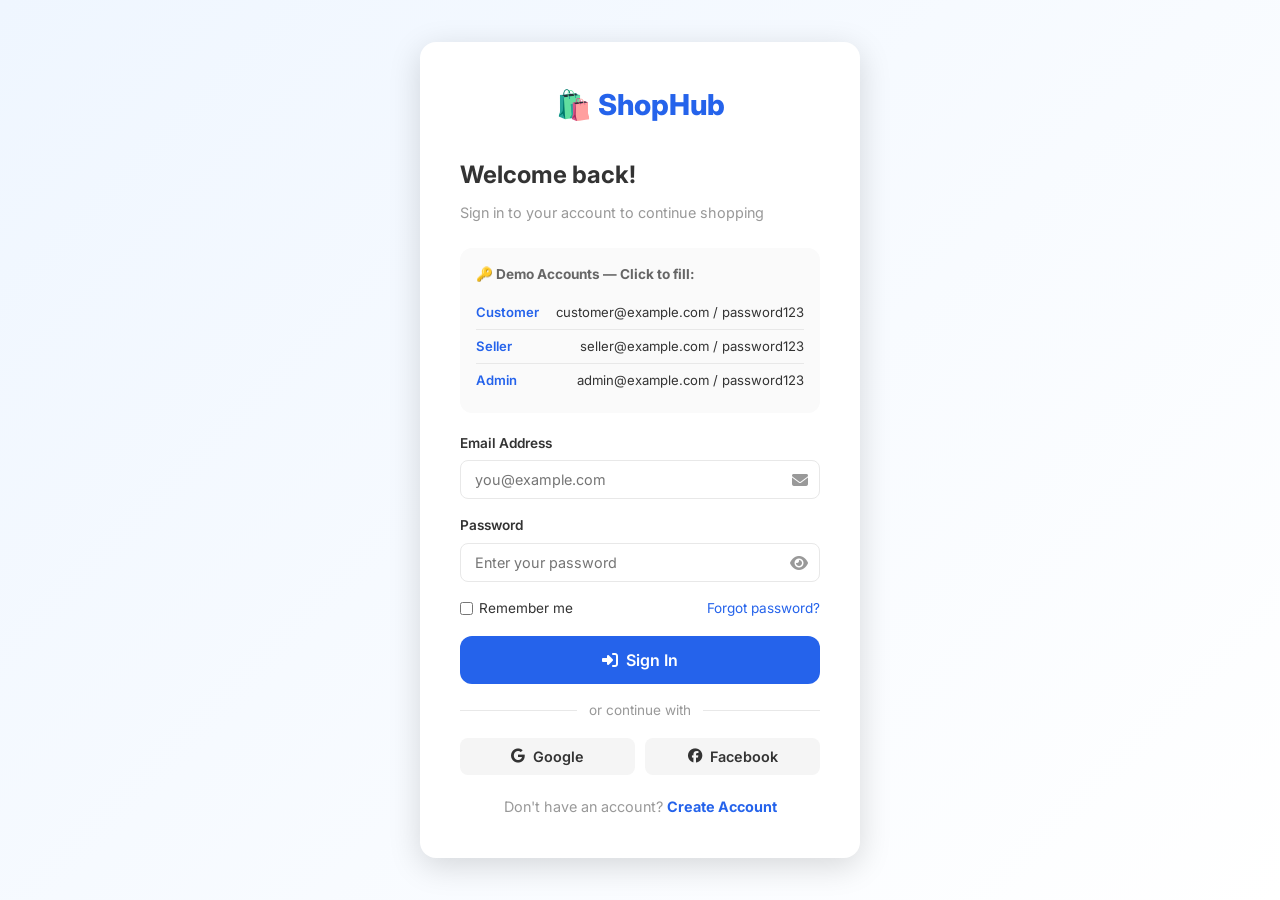
<file: orders.html>
<!DOCTYPE html>
<html lang="en">
<head>
  <meta charset="UTF-8">
  <meta name="viewport" content="width=device-width, initial-scale=1.0">
  <title>My Orders - ShopHub</title>
  <link rel="stylesheet" href="assets/css/style.css">
  <link rel="stylesheet" href="https://cdnjs.cloudflare.com/ajax/libs/font-awesome/6.5.0/css/all.min.css">
  <link href="https://fonts.googleapis.com/css2?family=Inter:wght@300;400;500;600;700;800&display=swap" rel="stylesheet">
</head>
<body>
  <div id="main-header"></div>

  <main class="container" style="padding:20px 16px 40px">
    <div class="breadcrumb">
      <a href="index.html">Home</a>
      <span class="breadcrumb-sep"><i class="fas fa-chevron-right"></i></span>
      <a href="profile.html">Profile</a>
      <span class="breadcrumb-sep"><i class="fas fa-chevron-right"></i></span>
      <span class="breadcrumb-current">My Orders</span>
    </div>
    <h1 class="page-title"><i class="fas fa-box"></i> My Orders</h1>

    <!-- Filter Tabs -->
    <div class="tabs" id="order-tabs">
      <button class="tab-btn active" onclick="filterOrders('all', this)">All Orders</button>
      <button class="tab-btn" onclick="filterOrders('processing', this)">Processing</button>
      <button class="tab-btn" onclick="filterOrders('shipped', this)">Shipped</button>
      <button class="tab-btn" onclick="filterOrders('delivered', this)">Delivered</button>
      <button class="tab-btn" onclick="filterOrders('cancelled', this)">Cancelled</button>
    </div>

    <div id="orders-list">
      <div class="loading-spinner"><div class="spinner"></div></div>
    </div>
  </main>

  <div id="main-footer"></div>

  <script src="assets/js/data.js"></script>
  <script src="assets/js/auth.js"></script>
  <script src="assets/js/cart.js"></script>
  <script src="assets/js/products.js"></script>
  <script src="assets/js/checkout.js"></script>
  <script src="assets/js/dashboard.js"></script>
  <script src="assets/js/app.js"></script>
  <script>
    let currentFilter = 'all';

    document.addEventListener('DOMContentLoaded', function() {
      renderFooter();
      if (!requireAuth()) return;
      renderOrders();
    });

    function filterOrders(filter, btn) {
      currentFilter = filter;
      document.querySelectorAll('.tab-btn').forEach(b => b.classList.remove('active'));
      btn.classList.add('active');
      renderOrders();
    }

    function renderOrders() {
      const user = getCurrentUser();
      let orders = getUserOrders(user.id);
      if (currentFilter !== 'all') orders = orders.filter(o => o.status === currentFilter);
      orders = orders.sort((a, b) => new Date(b.createdAt) - new Date(a.createdAt));
      const el = document.getElementById('orders-list');

      if (!orders.length) {
        el.innerHTML = `
          <div class="empty-cart" style="padding:60px 20px">
            <div class="empty-icon">📦</div>
            <h3>No orders found</h3>
            <p style="color:var(--text-muted);margin-bottom:20px">${currentFilter === 'all' ? "You haven't placed any orders yet." : `No ${currentFilter} orders.`}</p>
            <a href="products.html" class="btn btn-primary btn-lg"><i class="fas fa-shopping-bag"></i> Start Shopping</a>
          </div>
        `;
        return;
      }

      el.innerHTML = orders.map(order => `
        <div class="order-card">
          <div class="order-card-header">
            <div>
              <span style="font-weight:700;color:var(--primary)">${order.id}</span>
              <span style="font-size:0.8rem;color:var(--text-muted);margin-left:12px">${formatOrderDate(order.createdAt)}</span>
            </div>
            <div style="display:flex;align-items:center;gap:10px">
              ${getOrderStatusBadge(order.status)}
              <span style="font-weight:700;color:var(--primary)">${formatPrice(order.total)}</span>
            </div>
          </div>
          <div class="order-card-body">
            ${order.items.map(item => `
              <div class="order-item-card">
                <a href="product.html?id=${item.productId}">
                  <img src="${item.image}" alt="${item.name}" onerror="this.src='https://picsum.photos/seed/default/80/80'">
                </a>
                <div style="flex:1">
                  <a href="product.html?id=${item.productId}" style="font-weight:500;font-size:0.9rem;color:var(--text)">${item.name}</a>
                  <div style="font-size:0.8rem;color:var(--text-muted)">Qty: ${item.quantity} · ${formatPrice(item.price)} each</div>
                </div>
                <span style="font-weight:700">${formatPrice(item.price * item.quantity)}</span>
              </div>
            `).join('')}
          </div>
          <div class="order-card-footer">
            <div style="font-size:0.85rem;color:var(--text-muted)">
              <i class="fas fa-truck"></i> Est. delivery: ${formatDate(order.estimatedDelivery)}
              · Tracking: <strong>${order.trackingNumber}</strong>
            </div>
            <div style="display:flex;gap:8px">
              ${['processing','pending'].includes(order.status) ? `<button class="btn btn-danger" style="padding:6px 14px;font-size:0.85rem" onclick="cancelMyOrder('${order.id}')"><i class="fas fa-times"></i> Cancel</button>` : ''}
              ${order.status === 'delivered' ? `<a href="products.html" class="btn btn-outline" style="padding:6px 14px;font-size:0.85rem"><i class="fas fa-redo"></i> Buy Again</a>` : ''}
              <button class="btn btn-secondary" style="padding:6px 14px;font-size:0.85rem" onclick="viewOrderDetails('${order.id}')"><i class="fas fa-eye"></i> Details</button>
            </div>
          </div>
        </div>
      `).join('');
    }

    function cancelMyOrder(orderId) {
      if (confirm('Are you sure you want to cancel this order?')) {
        const result = cancelOrder(orderId);
        if (result.success) {
          showNotification('Order cancelled successfully.', 'success');
          renderOrders();
        } else {
          showNotification(result.message, 'error');
        }
      }
    }

    function viewOrderDetails(orderId) {
      const order = getOrder(orderId);
      if (!order) return;
      const paymentLabels = { credit_card: '💳 Credit Card', gcash: '📱 GCash', maya: '💜 Maya', cod: '🏠 Cash on Delivery' };
      const addr = order.shippingAddress;
      openModal(`
        <div style="font-size:0.9rem">
          <div style="display:grid;grid-template-columns:1fr 1fr;gap:12px;margin-bottom:16px">
            <div><strong>Order ID:</strong><br>${order.id}</div>
            <div><strong>Status:</strong><br>${getOrderStatusBadge(order.status)}</div>
            <div><strong>Date:</strong><br>${formatOrderDate(order.createdAt)}</div>
            <div><strong>Payment:</strong><br>${paymentLabels[order.paymentMethod]||order.paymentMethod}</div>
          </div>
          <div style="border-top:1px solid var(--border);padding-top:12px;margin-bottom:12px">
            <strong>Shipping To:</strong>
            <p style="color:var(--text-muted);margin-top:4px">${addr ? `${addr.name} · ${addr.street}, ${addr.city}, ${addr.province} ${addr.zip} · ${addr.phone}` : '—'}</p>
          </div>
          <div style="border-top:1px solid var(--border);padding-top:12px">
            <strong>Items:</strong>
            ${order.items.map(item => `
              <div style="display:flex;justify-content:space-between;padding:8px 0;border-bottom:1px solid var(--gray-100)">
                <span>${item.name} × ${item.quantity}</span>
                <span style="font-weight:600;color:var(--primary)">${formatPrice(item.price * item.quantity)}</span>
              </div>
            `).join('')}
            <div style="display:flex;justify-content:space-between;padding:8px 0"><span>Subtotal</span><span>${formatPrice(order.subtotal)}</span></div>
            <div style="display:flex;justify-content:space-between;padding:8px 0"><span>Shipping</span><span>${order.shipping === 0 ? 'FREE' : formatPrice(order.shipping)}</span></div>
            ${order.discount > 0 ? `<div style="display:flex;justify-content:space-between;padding:8px 0;color:var(--success)"><span>Discount</span><span>-${formatPrice(order.discount)}</span></div>` : ''}
            <div style="display:flex;justify-content:space-between;font-size:1.1rem;font-weight:800;padding:10px 0;border-top:2px solid var(--border);color:var(--primary)"><span>Total</span><span>${formatPrice(order.total)}</span></div>
          </div>
        </div>
      `, 'Order Details: ' + order.id);
    }
  </script>
</body>
</html>
</file>
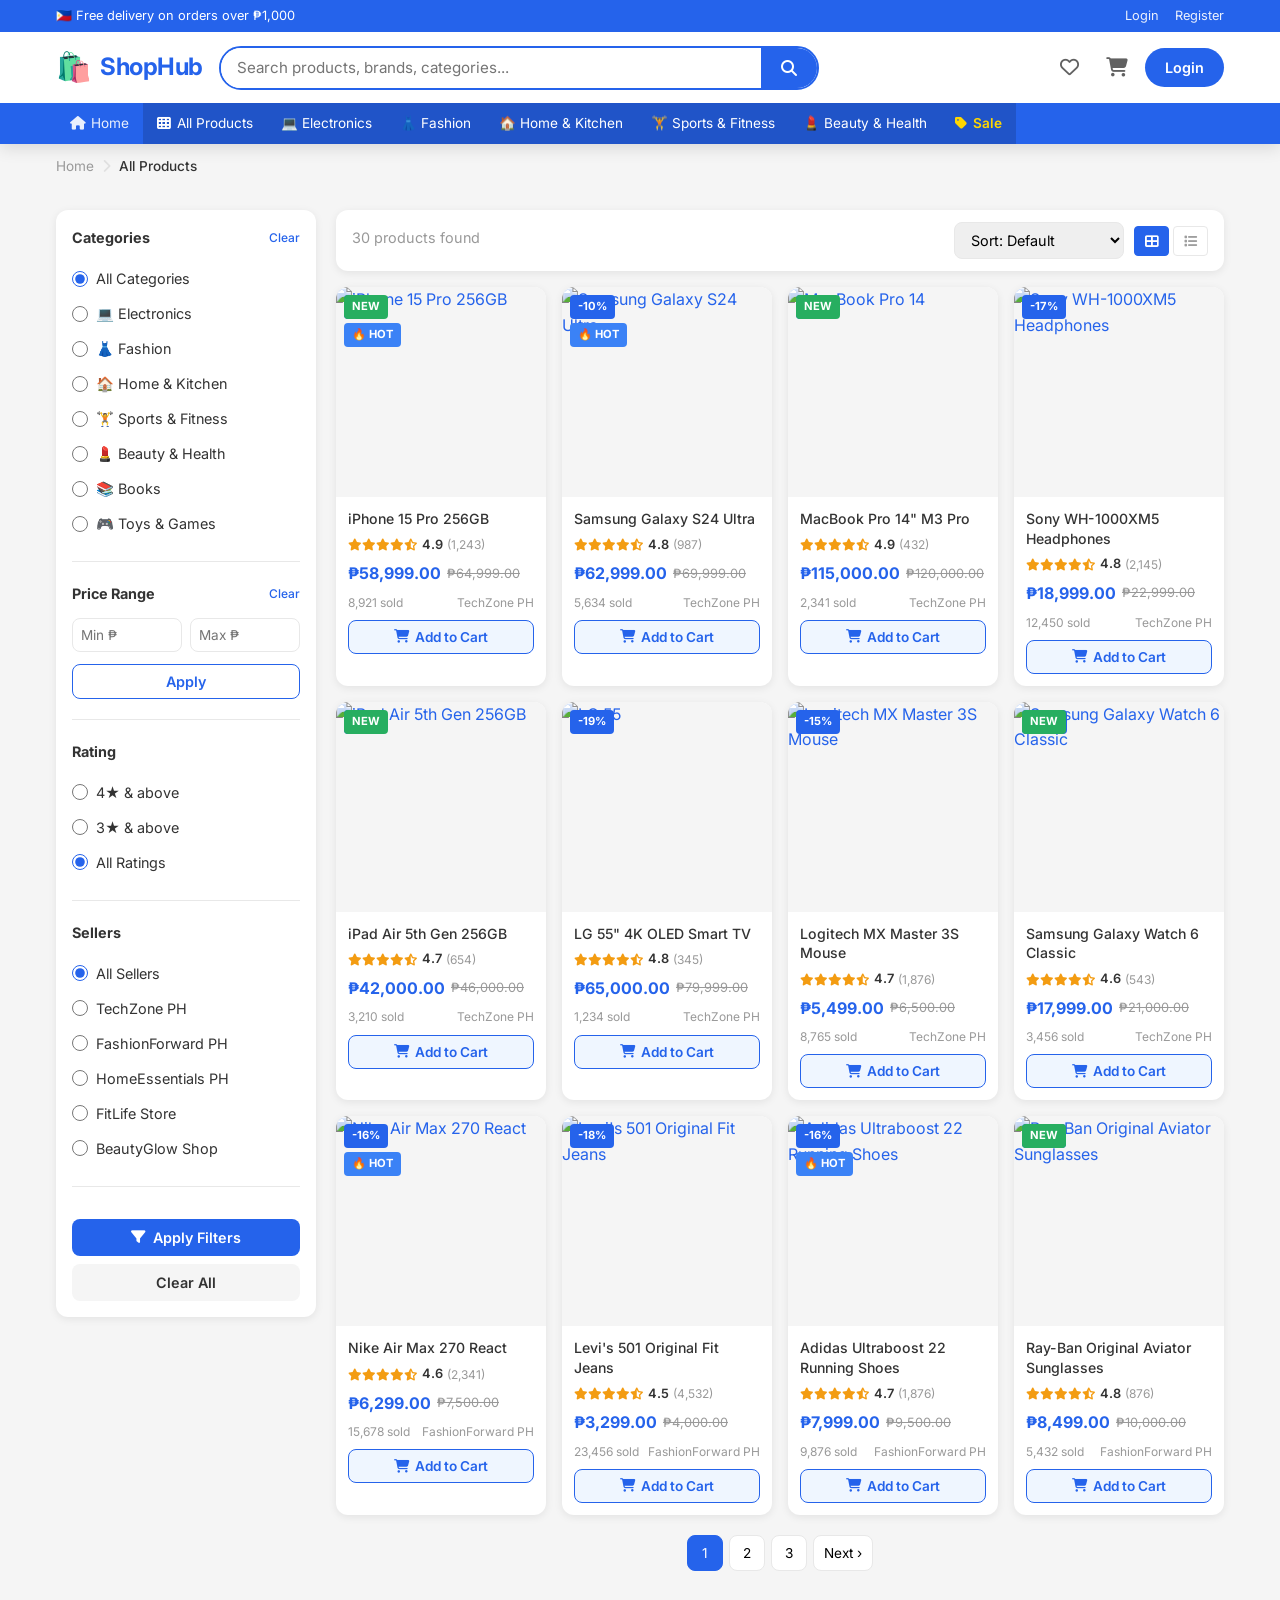
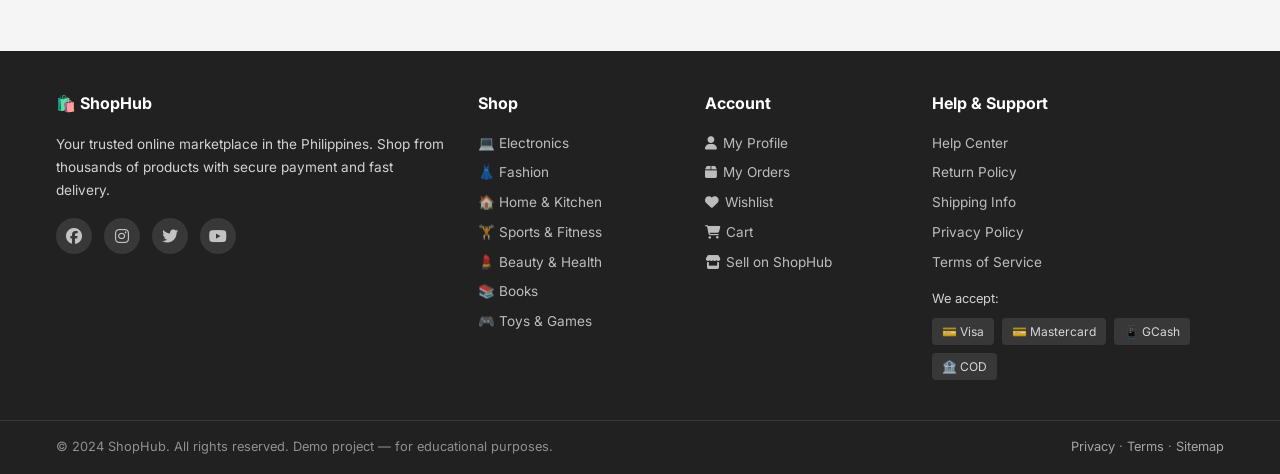
<file: product.html>
﻿<!DOCTYPE html>
<html lang="en">
<head>
  <meta charset="UTF-8">
  <meta name="viewport" content="width=device-width, initial-scale=1.0">
  <title>Product - ShopHub</title>
  <link rel="stylesheet" href="assets/css/style.css">
  <link rel="stylesheet" href="https://cdnjs.cloudflare.com/ajax/libs/font-awesome/6.5.0/css/all.min.css">
  <link href="https://fonts.googleapis.com/css2?family=Inter:wght@300;400;500;600;700;800&display=swap" rel="stylesheet">
</head>
<body>
  <div id="main-header"></div>

  <main class="container">
    <div id="breadcrumb-wrap" class="breadcrumb">
      <a href="index.html">Home</a>
      <span class="breadcrumb-sep"><i class="fas fa-chevron-right"></i></span>
      <a href="products.html">Products</a>
      <span class="breadcrumb-sep"><i class="fas fa-chevron-right"></i></span>
      <span class="breadcrumb-current" id="breadcrumb-name">Loading...</span>
    </div>

    <div id="product-detail-wrap">
      <div class="loading-spinner"><div class="spinner"></div></div>
    </div>

    <!-- Reviews -->
    <div class="reviews-section" id="reviews-section" style="display:none">
      <h2 class="section-title mb-16">Customer Reviews</h2>
      <div id="rating-summary"></div>
      <div id="reviews-list"></div>
      <div id="review-form-wrap"></div>
    </div>

    <!-- Related Products -->
    <section class="section" id="related-section" style="display:none">
      <div class="section-header">
        <h2 class="section-title">You May Also Like</h2>
      </div>
      <div class="products-grid" id="related-grid"></div>
    </section>
  </main>

  <div id="main-footer"></div>

  <script src="assets/js/data.js"></script>
  <script src="assets/js/auth.js"></script>
  <script src="assets/js/cart.js"></script>
  <script src="assets/js/products.js"></script>
  <script src="assets/js/checkout.js"></script>
  <script src="assets/js/dashboard.js"></script>
  <script src="assets/js/app.js"></script>
  <script>
    let currentProduct = null;
    let selectedQty = 1;

    document.addEventListener('DOMContentLoaded', function() {
      renderFooter();
      const id = getUrlParam('id');
      if (!id) { window.location.href = 'products.html'; return; }
      currentProduct = getProduct(id);
      if (!currentProduct) { window.location.href = 'products.html'; return; }
      renderProductDetail(currentProduct);
      renderReviews(currentProduct.id);
      renderRelated(currentProduct);
    });

    function renderProductDetail(p) {
      document.title = p.name + ' - ShopHub';
      document.getElementById('breadcrumb-name').textContent = p.name;
      const seller = getSellerById(p.sellerId);
      const inWishlist = isInWishlist(p.id);
      const inCart = isInCart(p.id);

      document.getElementById('product-detail-wrap').innerHTML = `
        <div class="product-detail-layout">
          <div class="product-images">
            <img id="main-product-img" class="product-main-image" src="${p.image}" alt="${p.name}" onerror="this.src='https://picsum.photos/seed/default/400/400'">
            <div class="product-thumbnails">
              ${(p.images || [p.image]).map((img, i) => `
                <img src="${img}" class="product-thumbnail ${i===0?'active':''}" onclick="switchImage('${img}', this)" onerror="this.src='https://picsum.photos/seed/default/100/100'" alt="">
              `).join('')}
            </div>
          </div>
          <div class="product-info">
            ${p.tags && p.tags.includes('hot') ? '<span class="badge badge-hot" style="position:static;display:inline-flex;margin-bottom:8px">🔥 HOT ITEM</span>' : ''}
            ${p.tags && p.tags.includes('new') ? '<span class="badge badge-new" style="position:static;display:inline-flex;margin-bottom:8px;margin-left:4px">NEW</span>' : ''}
            <h1 class="product-title">${p.name}</h1>
            <div class="product-rating-row">
              ${renderStars(p.rating)}
              <span class="rating-val">${p.rating}</span>
              <span class="review-count">(${(p.reviewCount||0).toLocaleString()} reviews)</span>
              <span style="color:var(--text-muted);font-size:0.85rem">· ${(p.sold||0).toLocaleString()} sold</span>
            </div>
            <div class="product-original-row">
              <div class="product-price-main">${formatPrice(p.price)}</div>
              ${p.originalPrice > p.price ? `
                <span class="orig">${formatPrice(p.originalPrice)}</span>
                <span class="product-discount-badge">-${p.discount}% OFF</span>
              ` : ''}
            </div>
            ${p.originalPrice > p.price ? `<p style="color:var(--success);font-size:0.9rem;font-weight:600">You save: ${formatPrice(p.originalPrice - p.price)}</p>` : ''}
            <div class="divider"></div>
            <div class="product-stock">
              ${p.stock > 0 ? `<span class="stock-in"><i class="fas fa-check-circle"></i> In Stock</span><span style="color:var(--text-muted);font-size:0.85rem">(${p.stock} available)</span>` : '<span class="stock-out"><i class="fas fa-times-circle"></i> Out of Stock</span>'}
            </div>
            <div>
              <div style="font-size:0.9rem;font-weight:600;margin-bottom:8px">Quantity:</div>
              <div class="qty-selector">
                <button class="qty-btn" onclick="changeQty(-1)">−</button>
                <input type="number" class="qty-input" id="qty-input" value="1" min="1" max="${p.stock}" onchange="onQtyInput()">
                <button class="qty-btn" onclick="changeQty(1)">+</button>
              </div>
            </div>
            <div class="product-actions">
              <button class="btn-add-to-cart ${inCart?'active':''}" id="cart-btn" onclick="addCurrentToCart()" ${p.stock<1?'disabled':''}>
                <i class="fas fa-shopping-cart"></i> ${inCart ? 'In Cart' : 'Add to Cart'}
              </button>
              <button class="btn-buy-now" onclick="buyNow()" ${p.stock<1?'disabled':''}>
                <i class="fas fa-bolt"></i> Buy Now
              </button>
              <button class="header-action-btn ${inWishlist?'active':''}" id="wish-btn" onclick="toggleWishlistBtn()" title="${inWishlist?'Remove from wishlist':'Add to wishlist'}" style="position:relative;width:48px;height:48px;border:1px solid var(--border);border-radius:var(--radius)">
                <i class="${inWishlist?'fas':'far'} fa-heart" style="color:${inWishlist?'var(--primary)':'var(--gray-500)'}"></i>
              </button>
            </div>
            ${p.stock > 0 && p.stock < 10 ? `<p style="color:var(--danger);font-size:0.85rem"><i class="fas fa-fire"></i> Only ${p.stock} left!</p>` : ''}
            <div class="divider"></div>
            <!-- Seller Card -->
            <div class="product-seller-card">
              <img src="${seller ? seller.avatar : ''}" class="seller-info-img" alt="${seller ? seller.name : ''}" onerror="this.src='https://ui-avatars.com/api/?name=Seller&background=2563EB&color=fff'">
              <div style="flex:1">
                <div style="font-weight:700;font-size:0.95rem">${seller ? seller.name : 'Unknown Seller'}</div>
                ${seller ? `<div style="font-size:0.8rem;color:var(--text-muted)">${renderStars(seller.rating)} ${seller.rating} · ${seller.totalSales.toLocaleString()} sales${seller.verified ? ' · <span style="color:var(--info)"><i class="fas fa-check-circle"></i> Verified</span>' : ''}</div>` : ''}
              </div>
              ${seller ? `<a href="seller.html?id=${seller.id}" class="btn btn-outline" style="padding:8px 14px;font-size:0.85rem">Visit Store</a>` : ''}
            </div>
            <!-- Delivery Info -->
            <div style="background:var(--gray-50);border-radius:var(--radius-lg);padding:14px;font-size:0.85rem">
              <div style="display:flex;gap:10px;align-items:center;margin-bottom:8px"><i class="fas fa-truck" style="color:var(--primary)"></i> <strong>Free shipping</strong> on orders over ₱1,000</div>
              <div style="display:flex;gap:10px;align-items:center;margin-bottom:8px"><i class="fas fa-undo" style="color:var(--primary)"></i> 30-day easy returns</div>
              <div style="display:flex;gap:10px;align-items:center"><i class="fas fa-shield-alt" style="color:var(--primary)"></i> Buyer protection guaranteed</div>
            </div>
          </div>
        </div>

        <!-- Description & Specs Tabs -->
        <div class="reviews-section" style="margin-top:0">
          <div class="tabs">
            <button class="tab-btn active" onclick="switchTab('desc', this)">Description</button>
            <button class="tab-btn" onclick="switchTab('specs', this)">Specifications</button>
          </div>
          <div class="tab-panel active" id="tab-desc">
            <p style="line-height:1.8;color:var(--text-light)">${p.description || 'No description available.'}</p>
          </div>
          <div class="tab-panel" id="tab-specs">
            ${p.specifications && Object.keys(p.specifications).length ? `
              <table class="specs-table">
                ${Object.entries(p.specifications).map(([k,v]) => `<tr><td>${k}</td><td>${v}</td></tr>`).join('')}
              </table>
            ` : '<p style="color:var(--text-muted)">No specifications available.</p>'}
          </div>
        </div>
      `;
    }

    function switchImage(src, thumb) {
      document.getElementById('main-product-img').src = src;
      document.querySelectorAll('.product-thumbnail').forEach(t => t.classList.remove('active'));
      thumb.classList.add('active');
    }

    function switchTab(tabId, btn) {
      document.querySelectorAll('.tab-panel').forEach(p => p.classList.remove('active'));
      document.querySelectorAll('.tab-btn').forEach(b => b.classList.remove('active'));
      document.getElementById('tab-' + tabId).classList.add('active');
      btn.classList.add('active');
    }

    function changeQty(delta) {
      const input = document.getElementById('qty-input');
      let val = parseInt(input.value) + delta;
      val = Math.max(1, Math.min(val, currentProduct.stock || 99));
      input.value = val;
      selectedQty = val;
    }

    function onQtyInput() {
      const input = document.getElementById('qty-input');
      let val = parseInt(input.value) || 1;
      val = Math.max(1, Math.min(val, currentProduct.stock || 99));
      input.value = val;
      selectedQty = val;
    }

    function addCurrentToCart() {
      if (!currentProduct) return;
      addToCart(currentProduct, selectedQty);
      const btn = document.getElementById('cart-btn');
      if (btn) { btn.innerHTML = '<i class="fas fa-check"></i> Added to Cart'; }
    }

    function toggleWishlistBtn() {
      if (!currentProduct) return;
      const btn = document.getElementById('wish-btn');
      const icon = btn.querySelector('i');
      if (isInWishlist(currentProduct.id)) {
        removeFromWishlist(currentProduct.id);
        icon.className = 'far fa-heart';
        icon.style.color = 'var(--gray-500)';
      } else {
        addToWishlist(currentProduct.id);
        icon.className = 'fas fa-heart';
        icon.style.color = 'var(--primary)';
      }
    }

    function buyNow() {
      if (!currentProduct) return;
      addToCart(currentProduct, selectedQty);
      window.location.href = 'checkout.html';
    }

    function renderReviews(productId) {
      const section = document.getElementById('reviews-section');
      const reviews = getReviews(productId);
      section.style.display = 'block';

      // Rating summary
      const totalReviews = reviews.length;
      const avgRating = totalReviews ? reviews.reduce((s,r) => s+r.rating, 0) / totalReviews : 0;
      const ratingCounts = [5,4,3,2,1].map(n => ({ star: n, count: reviews.filter(r => r.rating === n).length }));
      document.getElementById('rating-summary').innerHTML = `
        <div class="rating-summary">
          <div class="rating-big">
            <div class="num">${avgRating.toFixed(1)}</div>
            <div class="stars">${renderStars(avgRating)}</div>
            <div style="font-size:0.8rem;color:var(--text-muted);margin-top:4px">${totalReviews} reviews</div>
          </div>
          <div class="rating-bars">
            ${ratingCounts.map(rc => `
              <div class="rating-bar-row">
                <span class="rating-bar-label">${rc.star}★</span>
                <div class="rating-bar-track"><div class="rating-bar-fill" style="width:${totalReviews ? (rc.count/totalReviews)*100 : 0}%"></div></div>
                <span style="font-size:0.8rem;color:var(--text-muted);min-width:24px">${rc.count}</span>
              </div>
            `).join('')}
          </div>
        </div>
      `;

      document.getElementById('reviews-list').innerHTML = reviews.length
        ? reviews.map(r => `
          <div class="review-card">
            <div class="review-header">
              <img src="${r.userAvatar}" class="review-avatar" onerror="this.style.display='none'" alt="">
              <div>
                <div class="review-name">${r.userName}</div>
                <div>${renderStars(r.rating)} <span style="font-size:0.78rem;color:var(--text-muted)">${r.date}</span></div>
              </div>
            </div>
            <p class="review-comment">${r.comment}</p>
            <div class="review-helpful"><i class="far fa-thumbs-up"></i> ${r.helpful} people found this helpful</div>
          </div>
        `).join('')
        : '<p style="color:var(--text-muted);padding:20px 0">No reviews yet. Be the first to review!</p>';

      const user = getCurrentUser();
      const alreadyReviewed = user && reviews.some(r => r.userId === user.id);
      document.getElementById('review-form-wrap').innerHTML = user && !alreadyReviewed ? `
        <div class="review-form">
          <h3 style="font-size:1rem;font-weight:700;margin-bottom:16px">Write a Review</h3>
          <div style="margin-bottom:12px">
            <div style="font-size:0.85rem;font-weight:600;margin-bottom:8px">Your Rating:</div>
            <div class="star-rating-input">
              <input type="radio" name="review-star" id="s5" value="5"><label for="s5">★</label>
              <input type="radio" name="review-star" id="s4" value="4"><label for="s4">★</label>
              <input type="radio" name="review-star" id="s3" value="3"><label for="s3">★</label>
              <input type="radio" name="review-star" id="s2" value="2"><label for="s2">★</label>
              <input type="radio" name="review-star" id="s1" value="1"><label for="s1">★</label>
            </div>
          </div>
          <textarea id="review-comment" class="form-control" rows="4" placeholder="Share your experience with this product..."></textarea>
          <button class="btn btn-primary mt-12" onclick="submitReview()"><i class="fas fa-paper-plane"></i> Submit Review</button>
        </div>
      ` : user && alreadyReviewed ? '<p style="color:var(--success);padding:12px 0"><i class="fas fa-check-circle"></i> You have already reviewed this product.</p>'
        : '<p style="padding:12px 0;color:var(--text-muted)"><a href="login.html" class="text-primary">Login</a> to write a review.</p>';
    }

    function submitReview() {
      const ratingInput = document.querySelector('input[name="review-star"]:checked');
      const comment = document.getElementById('review-comment').value.trim();
      if (!ratingInput) { showNotification('Please select a rating.', 'error'); return; }
      if (!comment) { showNotification('Please write a comment.', 'error'); return; }
      const result = addReview(currentProduct.id, { rating: parseInt(ratingInput.value), comment });
      if (result.success) {
        showNotification('Review submitted!', 'success');
        renderReviews(currentProduct.id);
        currentProduct = getProduct(currentProduct.id);
        document.querySelector('.product-rating-row').innerHTML = `
          ${renderStars(currentProduct.rating)}
          <span class="rating-val">${currentProduct.rating}</span>
          <span class="review-count">(${(currentProduct.reviewCount||0).toLocaleString()} reviews)</span>
        `;
      } else { showNotification(result.message, 'error'); }
    }

    function renderRelated(product) {
      const related = getRelatedProducts(product.id, 6);
      if (related.length) {
        document.getElementById('related-section').style.display = 'block';
        document.getElementById('related-grid').innerHTML = related.map(p => renderProductCard(p)).join('');
      }
    }
  </script>
</body>
</html>
</file>
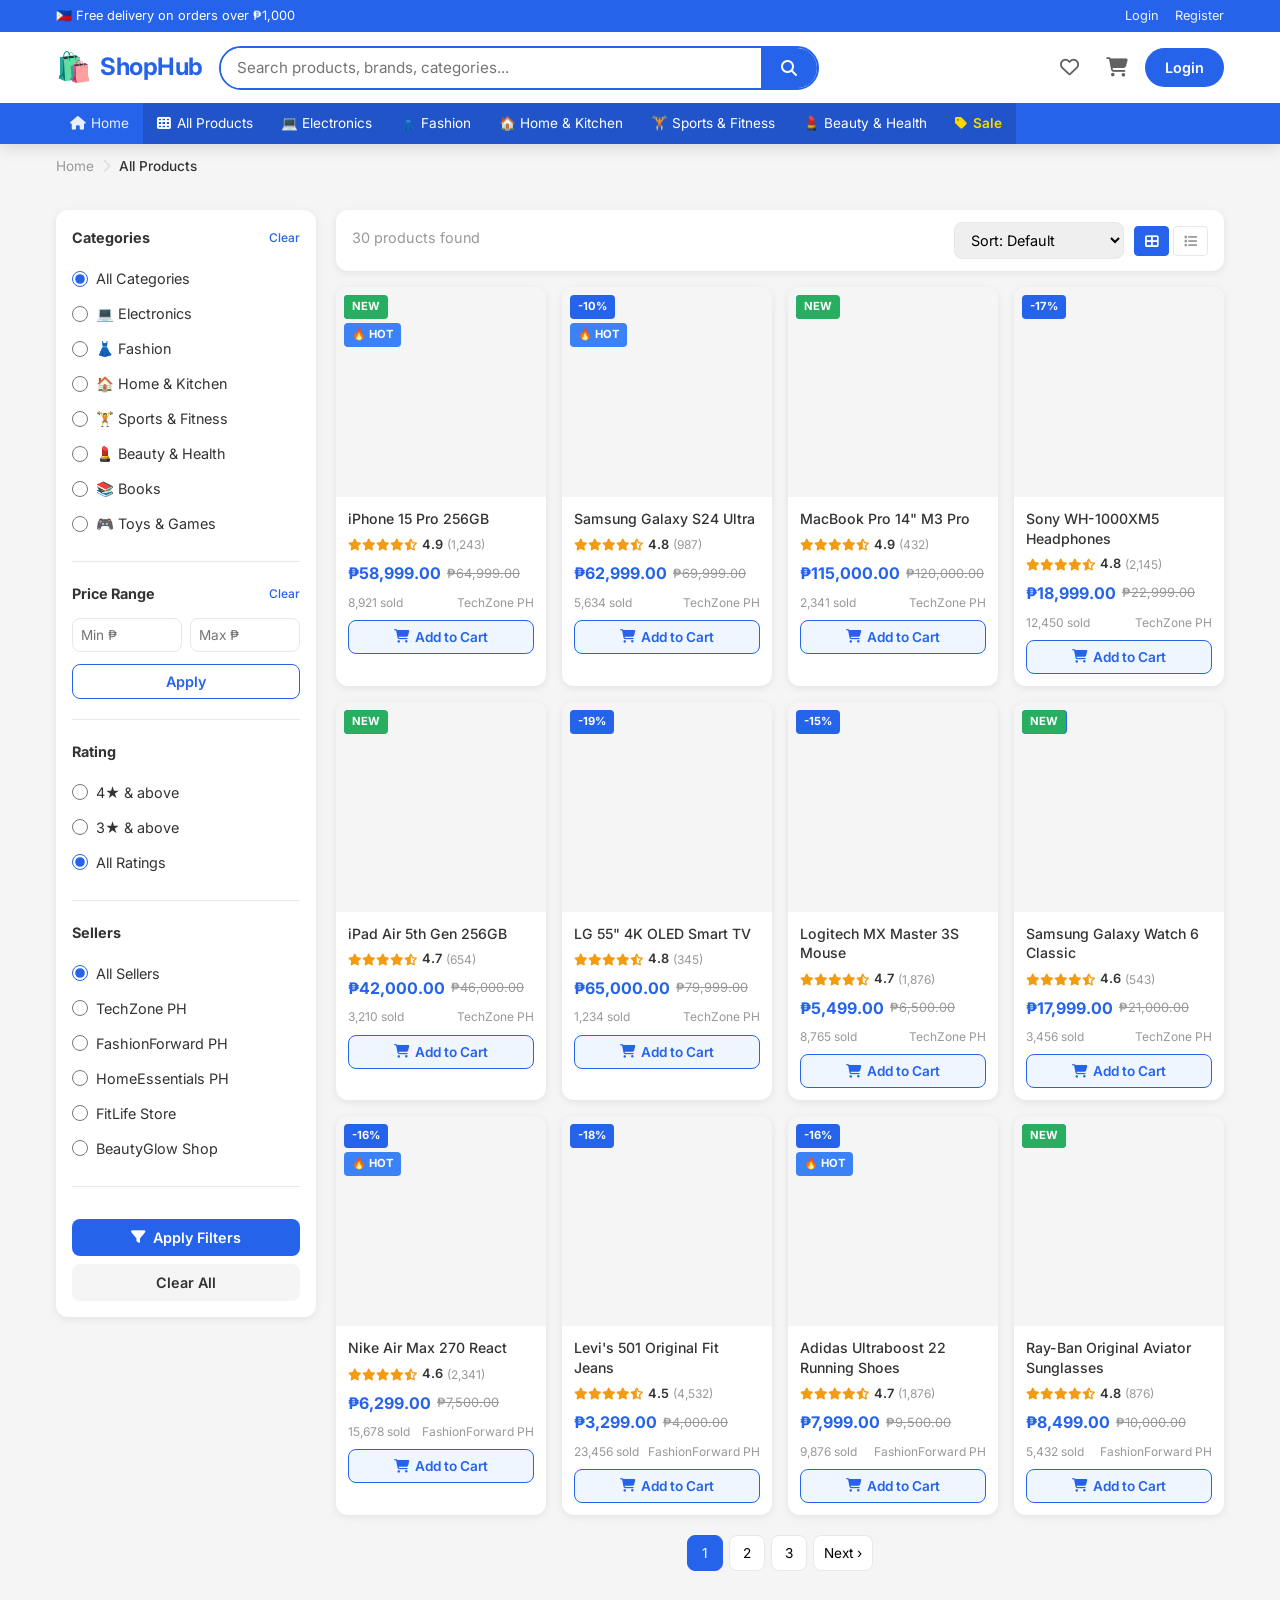
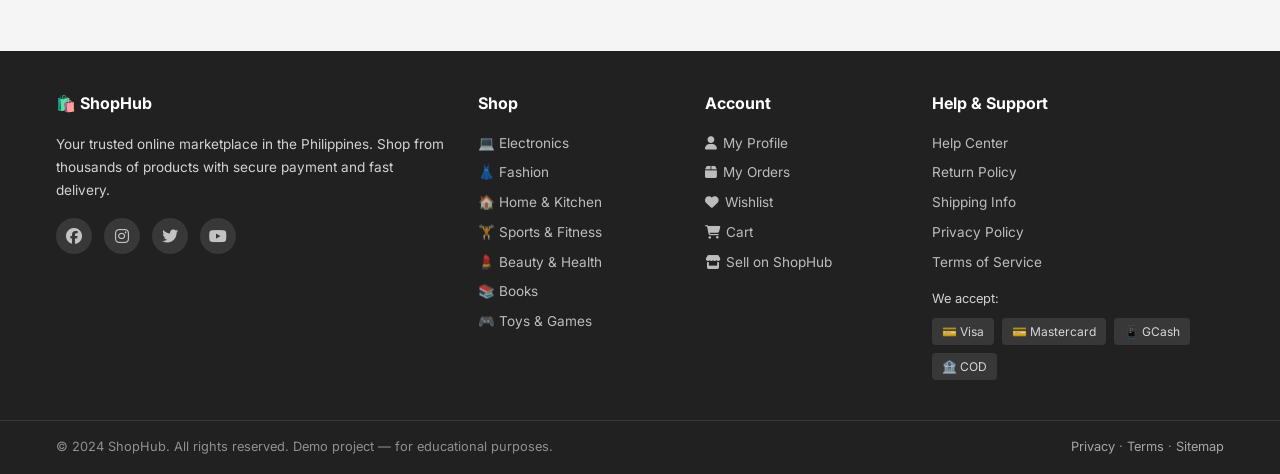
<file: products.html>
<!DOCTYPE html>
<html lang="en">
<head>
  <meta charset="UTF-8">
  <meta name="viewport" content="width=device-width, initial-scale=1.0">
  <title>Products - ShopHub</title>
  <link rel="stylesheet" href="assets/css/style.css">
  <link rel="stylesheet" href="https://cdnjs.cloudflare.com/ajax/libs/font-awesome/6.5.0/css/all.min.css">
  <link href="https://fonts.googleapis.com/css2?family=Inter:wght@300;400;500;600;700;800&display=swap" rel="stylesheet">
</head>
<body>
  <div id="main-header"></div>

  <main class="container">
    <div class="breadcrumb">
      <a href="index.html">Home</a>
      <span class="breadcrumb-sep"><i class="fas fa-chevron-right"></i></span>
      <span class="breadcrumb-current" id="breadcrumb-current">All Products</span>
    </div>

    <div class="products-page-layout">
      <!-- Sidebar Filters -->
      <aside class="sidebar" id="filters-sidebar">
        <div class="filter-section">
          <div class="filter-title">Categories <span class="filter-clear" onclick="clearFilter('category')">Clear</span></div>
          <div id="category-filters"></div>
        </div>
        <div class="filter-section">
          <div class="filter-title">Price Range <span class="filter-clear" onclick="clearFilter('price')">Clear</span></div>
          <div class="price-inputs">
            <input type="number" id="price-min" placeholder="Min ₱" min="0">
            <input type="number" id="price-max" placeholder="Max ₱" min="0">
          </div>
          <button class="btn btn-outline btn-full mt-12" onclick="applyPriceFilter()" style="padding:8px">Apply</button>
        </div>
        <div class="filter-section">
          <div class="filter-title">Rating</div>
          <div id="rating-filters">
            <label class="filter-option"><input type="radio" name="rating" value="4"> 4★ & above</label>
            <label class="filter-option"><input type="radio" name="rating" value="3"> 3★ & above</label>
            <label class="filter-option"><input type="radio" name="rating" value="0" checked> All Ratings</label>
          </div>
        </div>
        <div class="filter-section">
          <div class="filter-title">Sellers</div>
          <div id="seller-filters"></div>
        </div>
        <button class="btn btn-primary btn-full mt-12" onclick="applyAllFilters()"><i class="fas fa-filter"></i> Apply Filters</button>
        <button class="btn btn-secondary btn-full mt-8" onclick="clearAllFilters()">Clear All</button>
      </aside>

      <!-- Products Main -->
      <div class="products-main">
        <!-- Mobile Filter Toggle -->
        <button class="btn btn-outline mb-12" id="mobile-filter-btn" onclick="toggleMobileFilters()" style="display:none;width:100%">
          <i class="fas fa-sliders-h"></i> Filters
        </button>

        <!-- Toolbar -->
        <div class="products-toolbar">
          <div>
            <span class="products-count" id="products-count">Loading...</span>
            <div id="active-filters" style="display:flex;flex-wrap:wrap;gap:6px;margin-top:6px"></div>
          </div>
          <div style="display:flex;align-items:center;gap:10px">
            <select class="sort-select" id="sort-select" onchange="onSortChange()">
              <option value="">Sort: Default</option>
              <option value="popular">Most Popular</option>
              <option value="newest">Newest</option>
              <option value="rating">Top Rated</option>
              <option value="price_asc">Price: Low to High</option>
              <option value="price_desc">Price: High to Low</option>
              <option value="discount">Biggest Discount</option>
            </select>
            <div class="view-toggle">
              <button class="view-btn active" id="grid-btn" onclick="setView('grid')" title="Grid view"><i class="fas fa-th-large"></i></button>
              <button class="view-btn" id="list-btn" onclick="setView('list')" title="List view"><i class="fas fa-list"></i></button>
            </div>
          </div>
        </div>

        <!-- Products Grid -->
        <div id="products-container">
          <div class="loading-spinner"><div class="spinner"></div></div>
        </div>

        <!-- Pagination -->
        <div id="pagination-wrap"></div>
      </div>
    </div>
  </main>

  <div id="main-footer"></div>

  <script src="assets/js/data.js"></script>
  <script src="assets/js/auth.js"></script>
  <script src="assets/js/cart.js"></script>
  <script src="assets/js/products.js"></script>
  <script src="assets/js/checkout.js"></script>
  <script src="assets/js/dashboard.js"></script>
  <script src="assets/js/app.js"></script>
  <script>
    const PER_PAGE = 12;
    let currentPage = 1;
    let currentProducts = [];
    let activeFilters = { category: '', priceMin: '', priceMax: '', rating: 0, seller: '', sort: '', search: '' };

    document.addEventListener('DOMContentLoaded', function() {
      renderFooter();
      initCategoryFilters();
      initSellerFilters();
      readUrlParams();
      loadProducts();
      setupMobileFilters();
    });

    function readUrlParams() {
      const params = new URLSearchParams(window.location.search);
      if (params.get('category')) {
        activeFilters.category = params.get('category');
        const catInfo = DEMO_CATEGORIES.find(c => c.id === activeFilters.category);
        document.getElementById('breadcrumb-current').textContent = catInfo ? catInfo.name : 'Products';
        const radio = document.querySelector(`input[name="cat-filter"][value="${activeFilters.category}"]`);
        if (radio) radio.checked = true;
      }
      if (params.get('search')) {
        activeFilters.search = params.get('search');
        const searchInput = document.getElementById('main-search');
        if (searchInput) searchInput.value = activeFilters.search;
        document.getElementById('breadcrumb-current').textContent = `Search: "${activeFilters.search}"`;
      }
      if (params.get('sort')) {
        activeFilters.sort = params.get('sort');
        document.getElementById('sort-select').value = activeFilters.sort;
      }
      if (params.get('seller')) {
        activeFilters.seller = params.get('seller');
      }
    }

    function initCategoryFilters() {
      const el = document.getElementById('category-filters');
      el.innerHTML = `<label class="filter-option"><input type="radio" name="cat-filter" value="" ${!activeFilters.category ? 'checked' : ''}> All Categories</label>` +
        DEMO_CATEGORIES.map(c => `<label class="filter-option"><input type="radio" name="cat-filter" value="${c.id}" ${activeFilters.category===c.id?'checked':''}> ${c.icon} ${c.name}</label>`).join('');
    }

    function initSellerFilters() {
      const el = document.getElementById('seller-filters');
      el.innerHTML = `<label class="filter-option"><input type="radio" name="seller-filter" value="" checked> All Sellers</label>` +
        getSellers().map(s => `<label class="filter-option"><input type="radio" name="seller-filter" value="${s.id}"> ${s.name}</label>`).join('');
    }

    function loadProducts() {
      let products = getProducts();
      if (activeFilters.search) products = searchProducts(activeFilters.search, products);
      if (activeFilters.category) products = filterByCategory(activeFilters.category, products);
      if (activeFilters.priceMin || activeFilters.priceMax) products = filterByPriceRange(activeFilters.priceMin, activeFilters.priceMax, products);
      if (activeFilters.rating > 0) products = filterByRating(activeFilters.rating, products);
      if (activeFilters.seller) products = products.filter(p => p.sellerId == activeFilters.seller);
      if (activeFilters.sort) products = sortProducts(products, activeFilters.sort);
      currentProducts = products;
      renderProductsList();
      renderActiveFilters();
    }

    function renderProductsList() {
      const container = document.getElementById('products-container');
      const total = currentProducts.length;
      document.getElementById('products-count').textContent = `${total} product${total !== 1 ? 's' : ''} found`;
      if (!total) {
        container.innerHTML = '<div class="no-results"><div class="no-results-icon">🔍</div><p>No products found matching your filters.</p><button class="btn btn-primary mt-12" onclick="clearAllFilters()">Clear Filters</button></div>';
        document.getElementById('pagination-wrap').innerHTML = '';
        return;
      }
      const start = (currentPage - 1) * PER_PAGE;
      const page = currentProducts.slice(start, start + PER_PAGE);
      const isGrid = document.getElementById('grid-btn').classList.contains('active');
      if (isGrid) {
        container.innerHTML = `<div class="products-grid">${page.map(p => renderProductCard(p)).join('')}</div>`;
      } else {
        container.innerHTML = page.map(p => renderProductListItem(p)).join('');
      }
      renderPagination(document.getElementById('pagination-wrap'), total, PER_PAGE, currentPage, 'goToPage');
    }

    function renderProductListItem(p) {
      const inWishlist = isInWishlist(p.id);
      const seller = getSellerById(p.sellerId);
      return `
        <div class="product-card" style="display:flex;flex-direction:row;margin-bottom:12px;max-height:160px">
          <a href="product.html?id=${p.id}" style="flex-shrink:0;width:160px;height:160px;overflow:hidden;background:var(--gray-100);border-radius:var(--radius-lg) 0 0 var(--radius-lg)">
            <img src="${p.image}" alt="${p.name}" style="width:100%;height:100%;object-fit:cover" onerror="this.src='https://picsum.photos/seed/default/400/400'">
          </a>
          <div style="flex:1;padding:16px;display:flex;gap:16px">
            <div style="flex:1">
              <a href="product.html?id=${p.id}" style="font-weight:600;font-size:1rem;color:var(--text)">${p.name}</a>
              <div class="product-rating mt-8">${renderStars(p.rating)} <span class="rating-val">${p.rating}</span> <span class="review-count">(${p.reviewCount || 0})</span></div>
              <div style="font-size:0.85rem;color:var(--text-muted);margin-top:4px">${seller ? seller.name : ''} · ${p.sold || 0} sold</div>
            </div>
            <div style="text-align:right;display:flex;flex-direction:column;justify-content:space-between">
              <div>
                <div class="product-price">${formatPrice(p.price)}</div>
                ${p.originalPrice > p.price ? `<div class="product-original-price">${formatPrice(p.originalPrice)}</div>` : ''}
                ${p.discount > 0 ? `<span class="badge badge-sale">-${p.discount}%</span>` : ''}
              </div>
              <div style="display:flex;gap:8px">
                <button class="wishlist-btn ${inWishlist?'active':''}" onclick="toggleWishlist(${p.id},this)" style="position:static;opacity:1"><i class="${inWishlist?'fas':'far'} fa-heart"></i></button>
                <button class="btn btn-primary" onclick="handleAddToCart(${p.id})" style="padding:8px 14px;font-size:0.85rem"><i class="fas fa-cart-plus"></i> Add</button>
              </div>
            </div>
          </div>
        </div>
      `;
    }

    function goToPage(page) {
      currentPage = page;
      renderProductsList();
      window.scrollTo({ top: 0, behavior: 'smooth' });
    }

    function applyAllFilters() {
      const catRadio = document.querySelector('input[name="cat-filter"]:checked');
      if (catRadio) activeFilters.category = catRadio.value;
      const sellerRadio = document.querySelector('input[name="seller-filter"]:checked');
      if (sellerRadio) activeFilters.seller = sellerRadio.value;
      const ratingRadio = document.querySelector('input[name="rating"]:checked');
      if (ratingRadio) activeFilters.rating = parseFloat(ratingRadio.value);
      currentPage = 1;
      loadProducts();
    }

    function applyPriceFilter() {
      activeFilters.priceMin = parseFloat(document.getElementById('price-min').value) || '';
      activeFilters.priceMax = parseFloat(document.getElementById('price-max').value) || '';
      currentPage = 1;
      loadProducts();
    }

    function onSortChange() {
      activeFilters.sort = document.getElementById('sort-select').value;
      currentPage = 1;
      loadProducts();
    }

    function clearFilter(type) {
      if (type === 'category') {
        activeFilters.category = '';
        document.querySelector('input[name="cat-filter"][value=""]').checked = true;
      }
      if (type === 'price') {
        activeFilters.priceMin = '';
        activeFilters.priceMax = '';
        document.getElementById('price-min').value = '';
        document.getElementById('price-max').value = '';
      }
      currentPage = 1;
      loadProducts();
    }

    function clearAllFilters() {
      activeFilters = { category: '', priceMin: '', priceMax: '', rating: 0, seller: '', sort: '', search: '' };
      document.getElementById('sort-select').value = '';
      document.querySelector('input[name="cat-filter"][value=""]').checked = true;
      document.querySelector('input[name="seller-filter"][value=""]').checked = true;
      document.querySelector('input[name="rating"][value="0"]').checked = true;
      document.getElementById('price-min').value = '';
      document.getElementById('price-max').value = '';
      currentPage = 1;
      loadProducts();
    }

    function renderActiveFilters() {
      const el = document.getElementById('active-filters');
      const tags = [];
      if (activeFilters.search) tags.push(`<span class="chip chip-primary">🔍 ${activeFilters.search} <button onclick="clearSearchFilter()" style="border:none;background:none;cursor:pointer;color:var(--primary)">×</button></span>`);
      if (activeFilters.category) {
        const c = DEMO_CATEGORIES.find(c => c.id === activeFilters.category);
        if (c) tags.push(`<span class="chip chip-primary">${c.icon} ${c.name} <button onclick="clearFilter('category')" style="border:none;background:none;cursor:pointer;color:var(--primary)">×</button></span>`);
      }
      if (activeFilters.priceMin || activeFilters.priceMax) tags.push(`<span class="chip chip-primary">₱${activeFilters.priceMin||0}–₱${activeFilters.priceMax||'∞'} <button onclick="clearFilter('price')" style="border:none;background:none;cursor:pointer;color:var(--primary)">×</button></span>`);
      el.innerHTML = tags.join('');
    }

    function clearSearchFilter() {
      activeFilters.search = '';
      currentPage = 1;
      loadProducts();
    }

    function setView(view) {
      document.getElementById('grid-btn').classList.toggle('active', view === 'grid');
      document.getElementById('list-btn').classList.toggle('active', view === 'list');
      renderProductsList();
    }

    function setupMobileFilters() {
      const btn = document.getElementById('mobile-filter-btn');
      if (window.innerWidth <= 768) btn.style.display = 'flex';
      window.addEventListener('resize', () => { btn.style.display = window.innerWidth <= 768 ? 'flex' : 'none'; });
    }

    function toggleMobileFilters() {
      const sidebar = document.getElementById('filters-sidebar');
      sidebar.classList.toggle('mobile-show');
    }
  </script>
</body>
</html>
</file>
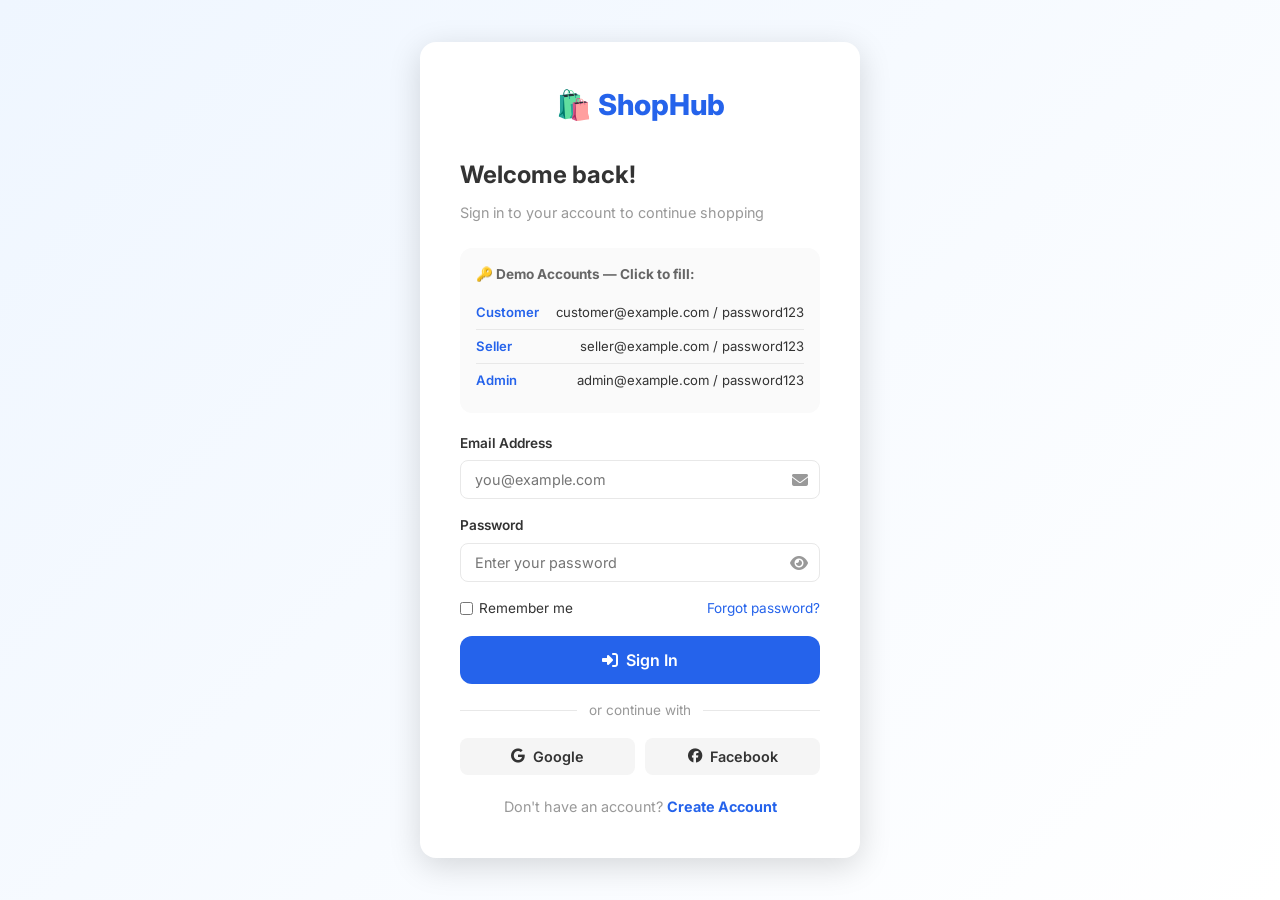
<file: profile.html>
﻿<!DOCTYPE html>
<html lang="en">
<head>
  <meta charset="UTF-8">
  <meta name="viewport" content="width=device-width, initial-scale=1.0">
  <title>My Profile - ShopHub</title>
  <link rel="stylesheet" href="assets/css/style.css">
  <link rel="stylesheet" href="https://cdnjs.cloudflare.com/ajax/libs/font-awesome/6.5.0/css/all.min.css">
  <link href="https://fonts.googleapis.com/css2?family=Inter:wght@300;400;500;600;700;800&display=swap" rel="stylesheet">
</head>
<body>
  <div id="main-header"></div>

  <main class="container" style="padding:20px 16px 40px">
    <div class="breadcrumb">
      <a href="index.html">Home</a>
      <span class="breadcrumb-sep"><i class="fas fa-chevron-right"></i></span>
      <span class="breadcrumb-current">My Profile</span>
    </div>

    <div id="profile-wrap">
      <div class="loading-spinner"><div class="spinner"></div></div>
    </div>
  </main>

  <div id="main-footer"></div>

  <script src="assets/js/data.js"></script>
  <script src="assets/js/auth.js"></script>
  <script src="assets/js/cart.js"></script>
  <script src="assets/js/products.js"></script>
  <script src="assets/js/checkout.js"></script>
  <script src="assets/js/dashboard.js"></script>
  <script src="assets/js/app.js"></script>
  <script>
    document.addEventListener('DOMContentLoaded', function() {
      renderFooter();
      if (!requireAuth()) return;
      renderProfile();
    });

    function renderProfile() {
      const user = getCurrentUser();
      const myOrders = getUserOrders(user.id);
      const myWishlist = getWishlist();
      const notifications = getStoredNotifications();
      const unread = notifications.filter(n => !n.read).length;

      document.getElementById('profile-wrap').innerHTML = `
        <div class="profile-layout">
          <div class="profile-sidebar">
            <div class="profile-avatar-wrap">
              <img src="${user.avatar}" class="profile-avatar" alt="${user.name}" onerror="this.src='https://ui-avatars.com/api/?name=${encodeURIComponent(user.name)}&background=2563EB&color=fff'">
              <h3 style="font-weight:700;margin-bottom:4px">${user.name}</h3>
              <p style="font-size:0.82rem;color:var(--text-muted)">${user.email}</p>
              <span class="badge-role badge-role-${user.role}" style="margin-top:6px;display:inline-block">${user.role}</span>
            </div>
            <nav class="profile-nav">
              <a href="#" class="active" onclick="showTab('info',this)"><i class="fas fa-user"></i> Personal Info</a>
              <a href="orders.html"><i class="fas fa-box"></i> My Orders <span style="font-size:0.75rem;color:var(--text-muted)">(${myOrders.length})</span></a>
              <a href="wishlist.html"><i class="fas fa-heart"></i> Wishlist <span style="font-size:0.75rem;color:var(--text-muted)">(${myWishlist.length})</span></a>
              <a href="#" onclick="showTab('address',this)"><i class="fas fa-map-marker-alt"></i> Address</a>
              <a href="#" onclick="showTab('security',this)"><i class="fas fa-lock"></i> Security</a>
              <a href="#" onclick="showTab('notifications',this)"><i class="fas fa-bell"></i> Notifications ${unread > 0 ? `<span class="badge-count" style="display:inline-flex;position:static;margin-left:4px">${unread}</span>` : ''}</a>
              ${user.role === 'seller' ? '<a href="seller-dashboard.html"><i class="fas fa-store"></i> Seller Center</a>' : ''}
              ${user.role === 'admin' ? '<a href="admin-dashboard.html"><i class="fas fa-cog"></i> Admin Panel</a>' : ''}
              <a href="#" onclick="logout()" class="text-danger" style="margin-top:8px;border-top:1px solid var(--border);padding-top:8px"><i class="fas fa-sign-out-alt"></i> Logout</a>
            </nav>
          </div>
          <div class="profile-content">
            <!-- Personal Info Tab -->
            <div class="tab-panel active" id="tab-info">
              <h2 style="font-size:1.1rem;font-weight:700;margin-bottom:20px">Personal Information</h2>
              <div id="info-msg"></div>
              <form onsubmit="savePersonalInfo(event)">
                <div class="form-grid">
                  <div class="form-group">
                    <label>Full Name</label>
                    <input type="text" id="p-name" class="form-control" value="${user.name}">
                  </div>
                  <div class="form-group">
                    <label>Email Address</label>
                    <input type="email" class="form-control" value="${user.email}" readonly style="background:var(--gray-100);cursor:not-allowed">
                  </div>
                  <div class="form-group">
                    <label>Phone Number</label>
                    <input type="tel" id="p-phone" class="form-control" value="${user.phone || ''}">
                  </div>
                </div>
                <button type="submit" class="btn btn-primary"><i class="fas fa-save"></i> Save Changes</button>
              </form>

              <div class="divider mt-20"></div>
              <h3 style="font-size:1rem;font-weight:700;margin-bottom:12px">Account Stats</h3>
              <div class="stats-grid" style="grid-template-columns:repeat(3,1fr)">
                <div class="stat-card"><div class="stat-icon" style="background:var(--primary-bg);color:var(--primary)"><i class="fas fa-box"></i></div><div class="stat-info"><div class="stat-val">${myOrders.length}</div><div class="stat-label">Orders</div></div></div>
                <div class="stat-card"><div class="stat-icon" style="background:#FCE4EC;color:#E91E63"><i class="fas fa-heart"></i></div><div class="stat-info"><div class="stat-val">${myWishlist.length}</div><div class="stat-label">Wishlist</div></div></div>
                <div class="stat-card"><div class="stat-icon" style="background:#E8F5E9;color:var(--success)"><i class="fas fa-check-circle"></i></div><div class="stat-info"><div class="stat-val">${myOrders.filter(o=>o.status==='delivered').length}</div><div class="stat-label">Delivered</div></div></div>
              </div>
            </div>

            <!-- Address Tab -->
            <div class="tab-panel" id="tab-address">
              <h2 style="font-size:1.1rem;font-weight:700;margin-bottom:20px">Shipping Address</h2>
              <div id="addr-msg"></div>
              <form onsubmit="saveAddress(event)">
                <div class="form-group">
                  <label>Street Address</label>
                  <input type="text" id="a-street" class="form-control" value="${user.address ? user.address.street : ''}" placeholder="House #, Street, Barangay">
                </div>
                <div class="form-grid">
                  <div class="form-group">
                    <label>City</label>
                    <input type="text" id="a-city" class="form-control" value="${user.address ? user.address.city : ''}" placeholder="Manila">
                  </div>
                  <div class="form-group">
                    <label>Province</label>
                    <input type="text" id="a-province" class="form-control" value="${user.address ? user.address.province : ''}" placeholder="Metro Manila">
                  </div>
                  <div class="form-group">
                    <label>ZIP Code</label>
                    <input type="text" id="a-zip" class="form-control" value="${user.address ? user.address.zip : ''}" placeholder="1000">
                  </div>
                  <div class="form-group">
                    <label>Country</label>
                    <input type="text" class="form-control" value="Philippines" readonly style="background:var(--gray-100)">
                  </div>
                </div>
                <button type="submit" class="btn btn-primary"><i class="fas fa-save"></i> Save Address</button>
              </form>
            </div>

            <!-- Security Tab -->
            <div class="tab-panel" id="tab-security">
              <h2 style="font-size:1.1rem;font-weight:700;margin-bottom:20px">Change Password</h2>
              <div id="sec-msg"></div>
              <form onsubmit="changePassword(event)" style="max-width:400px">
                <div class="form-group">
                  <label>Current Password</label>
                  <input type="password" id="s-current" class="form-control" placeholder="Your current password">
                </div>
                <div class="form-group">
                  <label>New Password</label>
                  <input type="password" id="s-new" class="form-control" placeholder="New password (min 6 chars)" minlength="6">
                </div>
                <div class="form-group">
                  <label>Confirm New Password</label>
                  <input type="password" id="s-confirm" class="form-control" placeholder="Confirm new password">
                </div>
                <button type="submit" class="btn btn-primary"><i class="fas fa-lock"></i> Change Password</button>
              </form>
            </div>

            <!-- Notifications Tab -->
            <div class="tab-panel" id="tab-notifications">
              <h2 style="font-size:1.1rem;font-weight:700;margin-bottom:20px">Notifications</h2>
              <div id="notifications-list"></div>
            </div>
          </div>
        </div>
      `;
      renderNotifications();
    }

    function showTab(tab, link) {
      document.querySelectorAll('.tab-panel').forEach(p => p.classList.remove('active'));
      document.querySelectorAll('.profile-nav a').forEach(a => a.classList.remove('active'));
      document.getElementById('tab-' + tab).classList.add('active');
      if (link) link.classList.add('active');
    }

    function savePersonalInfo(e) {
      e.preventDefault();
      const result = updateProfile({ name: document.getElementById('p-name').value, phone: document.getElementById('p-phone').value });
      if (result.success) {
        document.getElementById('info-msg').innerHTML = '<div class="alert alert-success"><i class="fas fa-check-circle"></i> Profile updated!</div>';
        showNotification('Profile saved!', 'success');
        renderHeader();
      } else {
        document.getElementById('info-msg').innerHTML = `<div class="alert alert-error">${result.message}</div>`;
      }
    }

    function saveAddress(e) {
      e.preventDefault();
      const result = updateProfile({ address: {
        street: document.getElementById('a-street').value,
        city: document.getElementById('a-city').value,
        province: document.getElementById('a-province').value,
        zip: document.getElementById('a-zip').value,
        country: 'Philippines'
      }});
      if (result.success) {
        document.getElementById('addr-msg').innerHTML = '<div class="alert alert-success"><i class="fas fa-check-circle"></i> Address saved!</div>';
        showNotification('Address saved!', 'success');
      }
    }

    function changePassword(e) {
      e.preventDefault();
      const current = document.getElementById('s-current').value;
      const newPass = document.getElementById('s-new').value;
      const confirm = document.getElementById('s-confirm').value;
      if (newPass !== confirm) {
        document.getElementById('sec-msg').innerHTML = '<div class="alert alert-error">Passwords do not match.</div>';
        return;
      }
      const result = updateProfile({ password: current, newPassword: newPass });
      if (result.success) {
        document.getElementById('sec-msg').innerHTML = '<div class="alert alert-success">Password changed!</div>';
        document.getElementById('s-current').value = '';
        document.getElementById('s-new').value = '';
        document.getElementById('s-confirm').value = '';
      } else {
        document.getElementById('sec-msg').innerHTML = `<div class="alert alert-error">${result.message}</div>`;
      }
    }

    function renderNotifications() {
      const notifications = getStoredNotifications();
      const el = document.getElementById('notifications-list');
      if (!el) return;
      const icons = { order: '📦', promo: '🎉', system: 'ℹ️' };
      el.innerHTML = notifications.map(n => `
        <div style="display:flex;gap:12px;padding:14px;border-bottom:1px solid var(--border);background:${n.read?'transparent':'var(--primary-bg)'};" onclick="markRead(${n.id}, this)">
          <span style="font-size:1.3rem;flex-shrink:0">${icons[n.type]||'🔔'}</span>
          <div style="flex:1">
            <p style="font-size:0.9rem;${n.read?'':'font-weight:500'}">${n.message}</p>
            <p style="font-size:0.75rem;color:var(--text-muted);margin-top:2px">${n.time}</p>
          </div>
          ${!n.read ? '<span style="width:8px;height:8px;border-radius:50%;background:var(--primary);flex-shrink:0;margin-top:6px"></span>' : ''}
        </div>
      `).join('') || '<p style="color:var(--text-muted);padding:20px 0">No notifications.</p>';
    }

    function markRead(id, el) {
      markNotificationRead(id);
      el.style.background = 'transparent';
      const dot = el.querySelector('[style*="border-radius:50%"]');
      if (dot) dot.remove();
      const text = el.querySelector('p');
      if (text) text.style.fontWeight = 'normal';
    }
  </script>
</body>
</html>
</file>
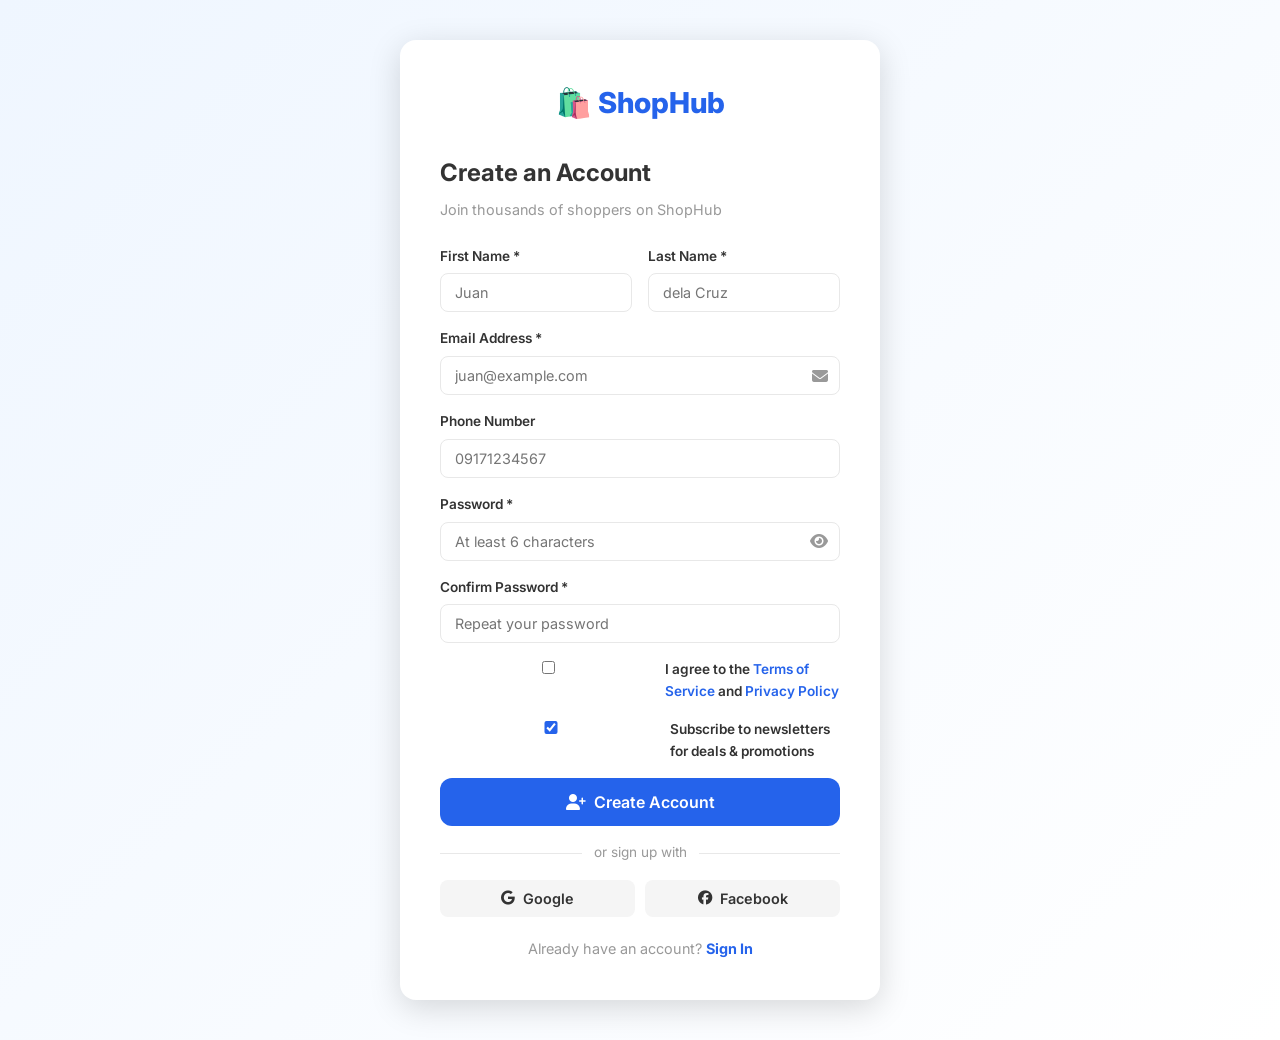
<file: register.html>
<!DOCTYPE html>
<html lang="en">
<head>
  <meta charset="UTF-8">
  <meta name="viewport" content="width=device-width, initial-scale=1.0">
  <title>Create Account - ShopHub</title>
  <link rel="stylesheet" href="assets/css/style.css">
  <link rel="stylesheet" href="https://cdnjs.cloudflare.com/ajax/libs/font-awesome/6.5.0/css/all.min.css">
  <link href="https://fonts.googleapis.com/css2?family=Inter:wght@300;400;500;600;700;800&display=swap" rel="stylesheet">
</head>
<body>
  <div class="auth-page">
    <div class="auth-card" style="max-width:480px">
      <div class="auth-logo">
        <a href="index.html">🛍️ ShopHub</a>
      </div>
      <h2 class="auth-title">Create an Account</h2>
      <p class="auth-subtitle">Join thousands of shoppers on ShopHub</p>

      <div id="error-msg"></div>

      <form id="register-form" onsubmit="handleRegister(event)">
        <div class="form-grid">
          <div class="form-group">
            <label>First Name *</label>
            <input type="text" id="first-name" class="form-control" placeholder="Juan" required>
          </div>
          <div class="form-group">
            <label>Last Name *</label>
            <input type="text" id="last-name" class="form-control" placeholder="dela Cruz" required>
          </div>
        </div>
        <div class="form-group">
          <label>Email Address *</label>
          <div class="input-group">
            <input type="email" id="reg-email" class="form-control" placeholder="juan@example.com" required>
            <i class="fas fa-envelope input-group-icon"></i>
          </div>
        </div>
        <div class="form-group">
          <label>Phone Number</label>
          <input type="tel" id="reg-phone" class="form-control" placeholder="09171234567">
        </div>
        <div class="form-group">
          <label>Password *</label>
          <div class="input-group">
            <input type="password" id="reg-password" class="form-control" placeholder="At least 6 characters" minlength="6" required oninput="checkPasswordStrength()">
            <i class="fas fa-eye input-group-icon" id="toggle-pass" onclick="togglePassword()" style="cursor:pointer"></i>
          </div>
          <div id="password-strength" style="margin-top:6px"></div>
        </div>
        <div class="form-group">
          <label>Confirm Password *</label>
          <input type="password" id="reg-confirm" class="form-control" placeholder="Repeat your password" required>
        </div>
        <div class="form-group">
          <label style="display:flex;align-items:flex-start;gap:8px;cursor:pointer">
            <input type="checkbox" id="agree-terms" style="margin-top:2px;accent-color:var(--primary)" required>
            <span style="font-size:0.85rem">I agree to the <a href="#">Terms of Service</a> and <a href="#">Privacy Policy</a></span>
          </label>
        </div>
        <div class="form-group">
          <label style="display:flex;align-items:flex-start;gap:8px;cursor:pointer">
            <input type="checkbox" id="newsletter" style="margin-top:2px;accent-color:var(--primary)" checked>
            <span style="font-size:0.85rem">Subscribe to newsletters for deals & promotions</span>
          </label>
        </div>
        <button type="submit" class="btn btn-primary btn-full btn-lg" id="register-btn">
          <i class="fas fa-user-plus"></i> Create Account
        </button>
      </form>

      <div class="auth-divider">or sign up with</div>
      <div style="display:flex;gap:10px">
        <button class="btn btn-secondary btn-full" onclick="showNotification('Social login not available in demo','info')"><i class="fab fa-google"></i> Google</button>
        <button class="btn btn-secondary btn-full" onclick="showNotification('Social login not available in demo','info')"><i class="fab fa-facebook"></i> Facebook</button>
      </div>

      <div class="auth-footer">
        Already have an account? <a href="login.html" style="font-weight:700">Sign In</a>
      </div>
    </div>
  </div>

  <script src="assets/js/data.js"></script>
  <script src="assets/js/auth.js"></script>
  <script src="assets/js/cart.js"></script>
  <script src="assets/js/products.js"></script>
  <script src="assets/js/checkout.js"></script>
  <script src="assets/js/dashboard.js"></script>
  <script src="assets/js/app.js"></script>
  <script>
    document.addEventListener('DOMContentLoaded', function() {
      initializeData();
      if (isLoggedIn()) window.location.href = 'index.html';
    });

    function handleRegister(e) {
      e.preventDefault();
      const firstName = document.getElementById('first-name').value.trim();
      const lastName = document.getElementById('last-name').value.trim();
      const email = document.getElementById('reg-email').value.trim();
      const phone = document.getElementById('reg-phone').value.trim();
      const password = document.getElementById('reg-password').value;
      const confirm = document.getElementById('reg-confirm').value;
      const errEl = document.getElementById('error-msg');
      errEl.innerHTML = '';

      if (!firstName || !lastName) { errEl.innerHTML = '<div class="alert alert-error">Please enter your full name.</div>'; return; }
      if (password.length < 6) { errEl.innerHTML = '<div class="alert alert-error">Password must be at least 6 characters.</div>'; return; }
      if (password !== confirm) { errEl.innerHTML = '<div class="alert alert-error">Passwords do not match.</div>'; return; }

      const btn = document.getElementById('register-btn');
      btn.disabled = true;
      btn.innerHTML = '<i class="fas fa-spinner fa-spin"></i> Creating account...';

      setTimeout(() => {
        const result = register({ name: firstName + ' ' + lastName, email, password, phone });
        if (result.success) {
          showNotification('Account created! Welcome to ShopHub! 🎉', 'success');
          setTimeout(() => { window.location.href = 'index.html'; }, 800);
        } else {
          errEl.innerHTML = `<div class="alert alert-error"><i class="fas fa-exclamation-circle"></i> ${result.message}</div>`;
          btn.disabled = false;
          btn.innerHTML = '<i class="fas fa-user-plus"></i> Create Account';
        }
      }, 700);
    }

    function checkPasswordStrength() {
      const pass = document.getElementById('reg-password').value;
      const el = document.getElementById('password-strength');
      if (!pass) { el.innerHTML = ''; return; }
      let strength = 0;
      if (pass.length >= 8) strength++;
      if (/[A-Z]/.test(pass)) strength++;
      if (/[0-9]/.test(pass)) strength++;
      if (/[^A-Za-z0-9]/.test(pass)) strength++;
      const labels = ['', 'Weak', 'Fair', 'Good', 'Strong'];
      const colors = ['', '#E74C3C', '#F39C12', '#27AE60', '#2ECC71'];
      el.innerHTML = `<div style="display:flex;align-items:center;gap:8px">
        <div style="display:flex;gap:3px">${[1,2,3,4].map(i => `<div style="width:24px;height:4px;border-radius:2px;background:${i<=strength?colors[strength]:'var(--gray-200)'}"></div>`).join('')}</div>
        <span style="font-size:0.78rem;color:${colors[strength]};font-weight:600">${labels[strength]}</span>
      </div>`;
    }

    function togglePassword() {
      const input = document.getElementById('reg-password');
      const icon = document.getElementById('toggle-pass');
      if (input.type === 'password') {
        input.type = 'text';
        icon.className = 'fas fa-eye-slash input-group-icon';
      } else {
        input.type = 'password';
        icon.className = 'fas fa-eye input-group-icon';
      }
    }
  </script>
</body>
</html>
</file>
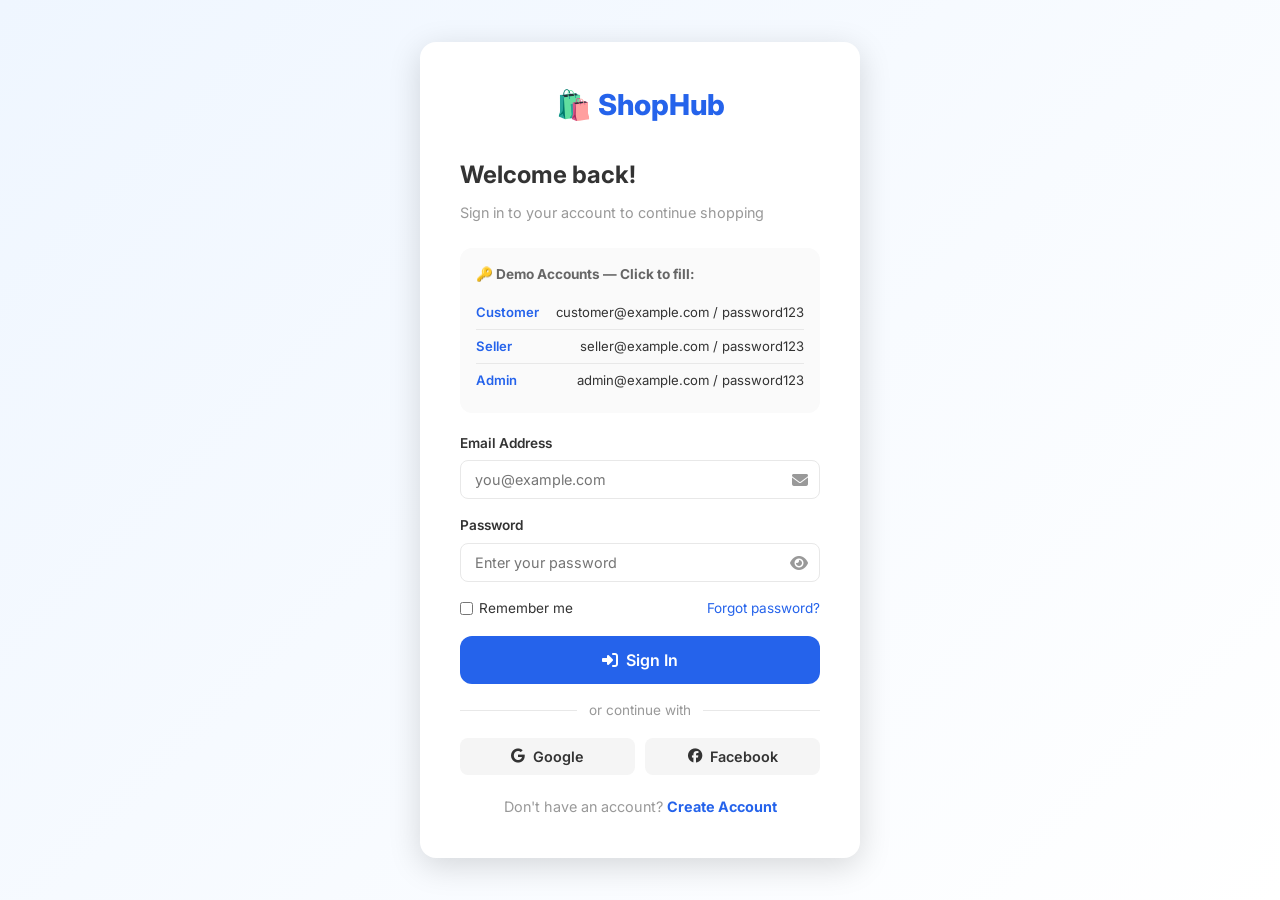
<file: seller-dashboard.html>
<!DOCTYPE html>
<html lang="en">
<head>
  <meta charset="UTF-8">
  <meta name="viewport" content="width=device-width, initial-scale=1.0">
  <title>Seller Dashboard - ShopHub</title>
  <link rel="stylesheet" href="assets/css/style.css">
  <link rel="stylesheet" href="https://cdnjs.cloudflare.com/ajax/libs/font-awesome/6.5.0/css/all.min.css">
  <link href="https://fonts.googleapis.com/css2?family=Inter:wght@300;400;500;600;700;800&display=swap" rel="stylesheet">
</head>
<body>
  <div id="main-header"></div>

  <main class="container" style="padding:20px 16px 40px">
    <div id="not-seller-msg" style="display:none">
      <div class="alert alert-info" style="margin-bottom:20px">
        <i class="fas fa-info-circle"></i> You need to be logged in as a seller. Use demo account: <strong>seller@example.com / password123</strong>
        <br><br>
        <strong>Or become a seller:</strong>
        <div id="become-seller-wrap" style="margin-top:12px"></div>
      </div>
    </div>

    <div id="dashboard-wrap" style="display:none">
      <!-- Seller Info Banner -->
      <div id="seller-banner"></div>

      <!-- Stats -->
      <div id="seller-stats" class="stats-grid" style="margin-bottom:24px"></div>

      <!-- Navigation Tabs -->
      <div class="tabs" style="margin-bottom:20px">
        <button class="tab-btn active" onclick="showDashTab('products',this)"><i class="fas fa-box"></i> Products</button>
        <button class="tab-btn" onclick="showDashTab('orders',this)"><i class="fas fa-shopping-bag"></i> Orders</button>
        <button class="tab-btn" onclick="showDashTab('add-product',this)"><i class="fas fa-plus"></i> Add Product</button>
        <button class="tab-btn" onclick="showDashTab('store-info',this)"><i class="fas fa-store"></i> Store Info</button>
      </div>

      <!-- Products Tab -->
      <div class="tab-panel active" id="tab-products">
        <div class="dash-card">
          <div class="dash-card-header">
            <h3><i class="fas fa-box"></i> My Products</h3>
            <div style="display:flex;gap:8px">
              <input type="text" placeholder="Search products..." class="form-control" style="padding:6px 10px;font-size:0.85rem;width:180px" oninput="filterMyProducts(this.value)">
            </div>
          </div>
          <div class="dash-card-body" style="overflow-x:auto">
            <table class="data-table">
              <thead>
                <tr>
                  <th>Product</th>
                  <th>Price</th>
                  <th>Stock</th>
                  <th>Sold</th>
                  <th>Status</th>
                  <th>Actions</th>
                </tr>
              </thead>
              <tbody id="seller-products-table">
                <tr><td colspan="6" class="text-center text-muted">Loading...</td></tr>
              </tbody>
            </table>
          </div>
        </div>
      </div>

      <!-- Orders Tab -->
      <div class="tab-panel" id="tab-orders">
        <div class="dash-card">
          <div class="dash-card-header"><h3><i class="fas fa-shopping-bag"></i> My Orders</h3></div>
          <div class="dash-card-body" style="overflow-x:auto">
            <table class="data-table">
              <thead>
                <tr><th>Order ID</th><th>Items</th><th>Amount</th><th>Status</th><th>Date</th></tr>
              </thead>
              <tbody id="seller-orders-table">
                <tr><td colspan="5" class="text-center text-muted">Loading...</td></tr>
              </tbody>
            </table>
          </div>
        </div>
      </div>

      <!-- Add Product Tab -->
      <div class="tab-panel" id="tab-add-product">
        <div id="add-product-section" class="dash-card">
          <div class="dash-card-header"><h3><i class="fas fa-plus-circle"></i> Add New Product</h3></div>
          <div style="padding:20px">
            <form id="add-product-form">
              <div class="form-grid">
                <div class="form-group form-full">
                  <label>Product Name *</label>
                  <input type="text" name="name" class="form-control" placeholder="Enter product name" required>
                </div>
                <div class="form-group">
                  <label>Selling Price (₱) *</label>
                  <input type="number" name="price" class="form-control" placeholder="999.00" min="0" step="0.01" required>
                </div>
                <div class="form-group">
                  <label>Original Price (₱)</label>
                  <input type="number" name="originalPrice" class="form-control" placeholder="1299.00" min="0" step="0.01">
                  <small style="color:var(--text-muted)">Leave blank if no discount</small>
                </div>
                <div class="form-group">
                  <label>Category *</label>
                  <select name="category" class="form-control" required>
                    <option value="">Select category</option>
                    ${DEMO_CATEGORIES.map(c => `<option value="${c.id}">${c.icon} ${c.name}</option>`).join('')}
                  </select>
                </div>
                <div class="form-group">
                  <label>Stock Quantity *</label>
                  <input type="number" name="stock" class="form-control" placeholder="100" min="0" required>
                </div>
                <div class="form-group form-full">
                  <label>Product Image URL</label>
                  <input type="url" name="image" class="form-control" placeholder="https://example.com/product.jpg">
                  <small style="color:var(--text-muted)">Leave blank to use a placeholder image</small>
                </div>
                <div class="form-group form-full">
                  <label>Description *</label>
                  <textarea name="description" class="form-control" rows="4" placeholder="Describe your product..." required></textarea>
                </div>
              </div>
              <div style="display:flex;gap:10px">
                <button type="submit" class="btn btn-primary"><i class="fas fa-plus"></i> Add Product</button>
                <button type="reset" class="btn btn-secondary">Reset</button>
              </div>
            </form>
          </div>
        </div>
      </div>

      <!-- Store Info Tab -->
      <div class="tab-panel" id="tab-store-info">
        <div class="dash-card">
          <div class="dash-card-header"><h3><i class="fas fa-store"></i> Store Information</h3></div>
          <div id="store-info-content" style="padding:20px"></div>
        </div>
      </div>
    </div>
  </main>

  <!-- Edit Product Modal -->
  <div id="edit-product-modal" style="display:none;position:fixed;inset:0;background:rgba(0,0,0,0.5);z-index:9999;align-items:center;justify-content:center;padding:16px">
    <div style="background:white;border-radius:12px;width:100%;max-width:560px;max-height:90vh;overflow-y:auto">
      <div style="display:flex;justify-content:space-between;align-items:center;padding:16px 20px;border-bottom:1px solid var(--border)">
        <h3 style="font-size:1.1rem;font-weight:700">Edit Product</h3>
        <button class="modal-close" onclick="closeModal()">×</button>
      </div>
      <div style="padding:20px">
        <div class="form-grid">
          <div class="form-group form-full"><label>Product Name</label><input type="text" name="name" class="form-control"></div>
          <div class="form-group"><label>Selling Price (₱)</label><input type="number" name="price" class="form-control" min="0" step="0.01"></div>
          <div class="form-group"><label>Original Price (₱)</label><input type="number" name="originalPrice" class="form-control" min="0" step="0.01"></div>
          <div class="form-group"><label>Category</label><select name="category" class="form-control">${DEMO_CATEGORIES.map(c => `<option value="${c.id}">${c.icon} ${c.name}</option>`).join('')}</select></div>
          <div class="form-group"><label>Stock</label><input type="number" name="stock" class="form-control" min="0"></div>
          <div class="form-group form-full"><label>Image URL</label><input type="url" name="image" class="form-control"></div>
          <div class="form-group form-full"><label>Description</label><textarea name="description" class="form-control" rows="3"></textarea></div>
        </div>
        <div style="display:flex;gap:10px">
          <button class="btn btn-primary" onclick="saveEditProduct()"><i class="fas fa-save"></i> Save Changes</button>
          <button class="btn btn-secondary" onclick="closeModal()">Cancel</button>
        </div>
      </div>
    </div>
  </div>

  <script src="assets/js/data.js"></script>
  <script src="assets/js/auth.js"></script>
  <script src="assets/js/cart.js"></script>
  <script src="assets/js/products.js"></script>
  <script src="assets/js/checkout.js"></script>
  <script src="assets/js/dashboard.js"></script>
  <script src="assets/js/app.js"></script>
  <script>
    document.addEventListener('DOMContentLoaded', function() {
      renderHeader();
      renderCartCount();
      renderWishlistCount();
      initializeData();

      const user = getCurrentUser();
      if (!user) {
        window.location.href = 'login.html?redirect=seller-dashboard.html';
        return;
      }
      if (user.role !== 'seller') {
        document.getElementById('not-seller-msg').style.display = 'block';
        renderBecomeSeller(user);
        return;
      }
      document.getElementById('dashboard-wrap').style.display = 'block';
      renderSellerBanner(user);
      initSellerDashboard();
    });

    function renderSellerBanner(user) {
      const seller = getSellerById(user.sellerId);
      const el = document.getElementById('seller-banner');
      if (!seller || !el) return;
      el.innerHTML = `
        <div style="background:linear-gradient(135deg,var(--primary),var(--primary-light));color:white;border-radius:var(--radius-xl);padding:20px 24px;margin-bottom:24px;display:flex;align-items:center;gap:16px">
          <img src="${seller.avatar}" style="width:60px;height:60px;border-radius:50%;border:3px solid rgba(255,255,255,0.5)" onerror="this.style.display='none'" alt="">
          <div style="flex:1">
            <h2 style="font-size:1.2rem;font-weight:800">${seller.name}</h2>
            <p style="opacity:0.85;font-size:0.85rem">Seller Center · ${seller.verified ? '✓ Verified Seller' : 'Unverified'}</p>
          </div>
          <a href="seller.html?id=${seller.id}" class="btn" style="background:rgba(255,255,255,0.2);color:white;border:1px solid rgba(255,255,255,0.4)"><i class="fas fa-external-link-alt"></i> View Store</a>
        </div>
      `;
    }

    function renderBecomeSeller(user) {
      const el = document.getElementById('become-seller-wrap');
      if (!el) return;
      el.innerHTML = `
        <div style="display:flex;gap:10px;flex-wrap:wrap;align-items:center">
          <input type="text" id="store-name-input" class="form-control" placeholder="Enter your store name" style="width:240px">
          <button class="btn btn-primary" onclick="handleBecomeSeller()"><i class="fas fa-store"></i> Become a Seller</button>
          <a href="login.html" class="btn btn-outline">Login with Seller Account</a>
        </div>
      `;
    }

    function handleBecomeSeller() {
      const user = getCurrentUser();
      if (!user) { window.location.href = 'login.html'; return; }
      const name = document.getElementById('store-name-input').value.trim();
      if (!name) { showNotification('Please enter a store name.', 'error'); return; }
      const result = becomeseller(name);
      if (result.success) {
        showNotification('Seller account created!', 'success');
        setTimeout(() => window.location.reload(), 800);
      }
    }

    function showDashTab(tab, btn) {
      document.querySelectorAll('.tab-panel').forEach(p => p.classList.remove('active'));
      document.querySelectorAll('.tabs .tab-btn').forEach(b => b.classList.remove('active'));
      document.getElementById('tab-' + tab).classList.add('active');
      btn.classList.add('active');
      if (tab === 'store-info') renderStoreInfo();
    }

    function renderStoreInfo() {
      const user = getCurrentUser();
      const seller = getSellerById(user.sellerId);
      if (!seller) return;
      document.getElementById('store-info-content').innerHTML = `
        <div style="display:grid;grid-template-columns:1fr 1fr;gap:16px">
          <div class="form-group"><label>Store Name</label><input type="text" class="form-control" value="${seller.name}" readonly style="background:var(--gray-100)"></div>
          <div class="form-group"><label>Store Rating</label><input type="text" class="form-control" value="${seller.rating} ★" readonly style="background:var(--gray-100)"></div>
          <div class="form-group"><label>Total Sales</label><input type="text" class="form-control" value="${seller.totalSales.toLocaleString()}" readonly style="background:var(--gray-100)"></div>
          <div class="form-group"><label>Followers</label><input type="text" class="form-control" value="${seller.followers.toLocaleString()}" readonly style="background:var(--gray-100)"></div>
          <div class="form-group"><label>Location</label><input type="text" class="form-control" value="${seller.location}"></div>
          <div class="form-group"><label>Response Time</label><input type="text" class="form-control" value="${seller.responseTime}"></div>
          <div class="form-group" style="grid-column:1/-1"><label>Store Description</label><textarea class="form-control" rows="3">${seller.description || ''}</textarea></div>
        </div>
        <button class="btn btn-primary" onclick="showNotification('Store info saved (demo)','success')"><i class="fas fa-save"></i> Save Changes</button>
        <a href="seller.html?id=${seller.id}" class="btn btn-outline" style="margin-left:8px"><i class="fas fa-eye"></i> Preview Store</a>
      `;
    }

    function filterMyProducts(query) {
      const user = getCurrentUser();
      if (!user) return;
      const myProducts = getSellerProducts(user.sellerId);
      const filtered = searchProducts(query, myProducts);
      const el = document.getElementById('seller-products-table');
      if (!el) return;
      el.innerHTML = filtered.map(p => `
        <tr>
          <td><div class="product-thumb-wrap"><img src="${p.image}" class="product-thumb" onerror="this.src='https://picsum.photos/seed/default/60/60'" alt=""><span>${p.name}</span></div></td>
          <td>${formatPrice(p.price)}</td>
          <td>${p.stock}</td>
          <td>${(p.sold||0).toLocaleString()}</td>
          <td><span class="status-badge ${p.isActive!==false?'status-delivered':'status-cancelled'}">${p.isActive!==false?'Active':'Inactive'}</span></td>
          <td>
            <button class="btn-sm btn-outline" onclick="openEditProduct(${p.id})"><i class="fas fa-edit"></i></button>
            <button class="btn-sm btn-danger-outline" onclick="confirmDeleteProduct(${p.id})"><i class="fas fa-trash"></i></button>
          </td>
        </tr>
      `).join('') || '<tr><td colspan="6" class="text-center text-muted">No products found</td></tr>';
    }
  </script>
</body>
</html>
</file>
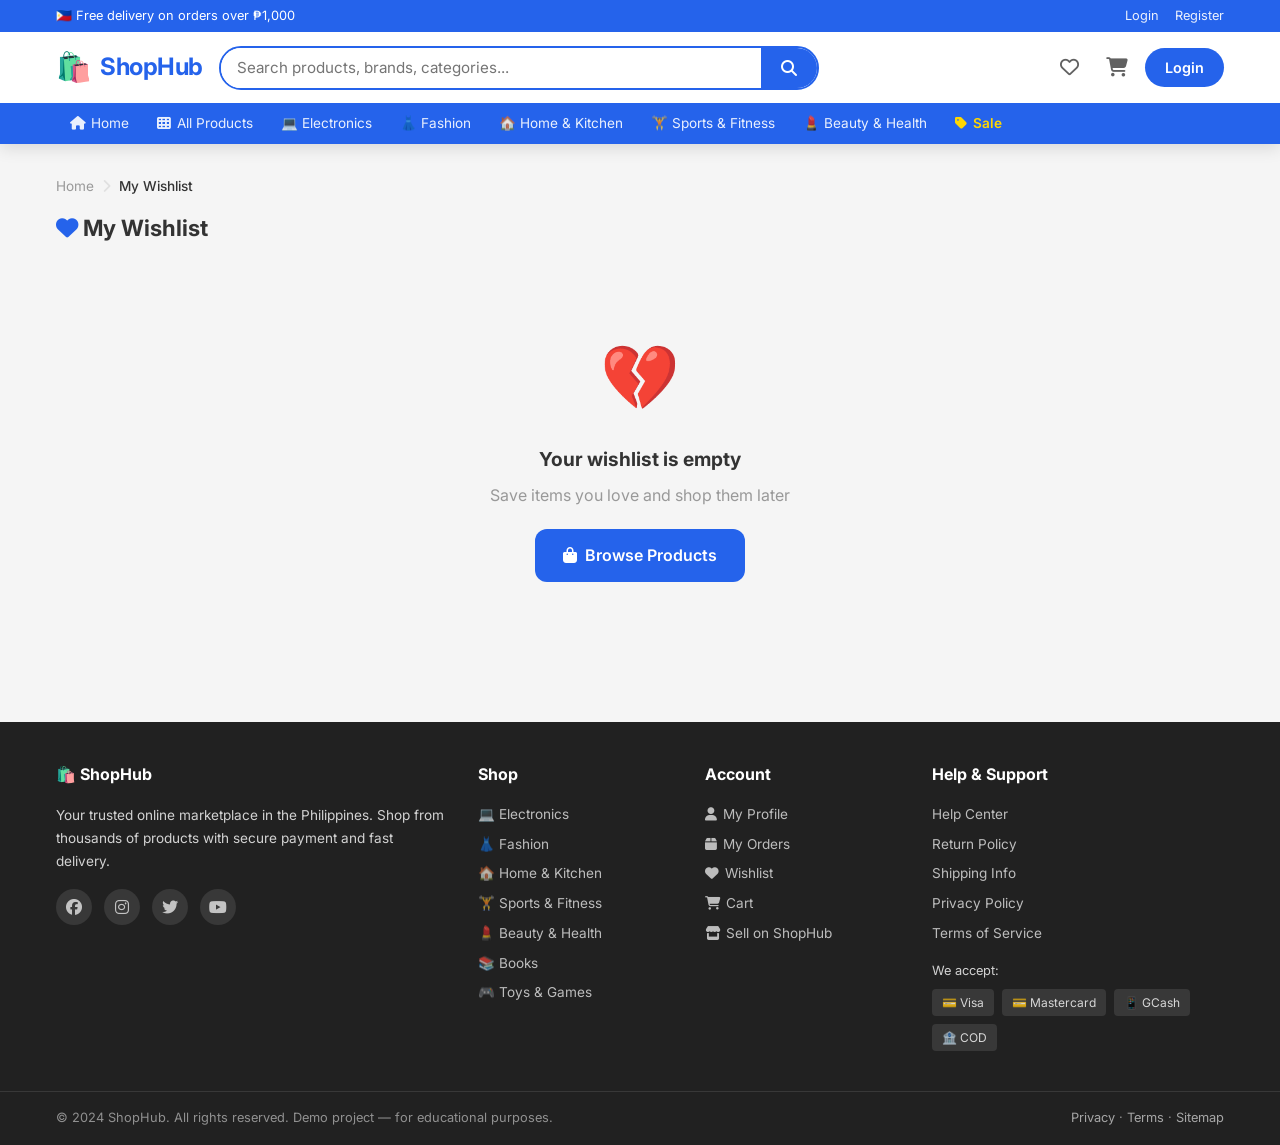
<file: wishlist.html>
<!DOCTYPE html>
<html lang="en">
<head>
  <meta charset="UTF-8">
  <meta name="viewport" content="width=device-width, initial-scale=1.0">
  <title>My Wishlist - ShopHub</title>
  <link rel="stylesheet" href="assets/css/style.css">
  <link rel="stylesheet" href="https://cdnjs.cloudflare.com/ajax/libs/font-awesome/6.5.0/css/all.min.css">
  <link href="https://fonts.googleapis.com/css2?family=Inter:wght@300;400;500;600;700;800&display=swap" rel="stylesheet">
</head>
<body>
  <div id="main-header"></div>

  <main class="container" style="padding:20px 16px 40px">
    <div class="breadcrumb">
      <a href="index.html">Home</a>
      <span class="breadcrumb-sep"><i class="fas fa-chevron-right"></i></span>
      <span class="breadcrumb-current">My Wishlist</span>
    </div>
    <div style="display:flex;justify-content:space-between;align-items:center;margin-bottom:20px;flex-wrap:wrap;gap:10px">
      <h1 class="page-title" style="margin:0"><i class="fas fa-heart" style="color:var(--primary)"></i> My Wishlist <span id="wishlist-header-count" style="font-size:1rem;font-weight:500;color:var(--text-muted)"></span></h1>
      <button class="btn btn-secondary" id="clear-wishlist-btn" onclick="clearWishlist()" style="display:none"><i class="fas fa-trash"></i> Clear Wishlist</button>
    </div>
    <div id="wishlist-content">
      <div class="loading-spinner"><div class="spinner"></div></div>
    </div>
  </main>

  <div id="main-footer"></div>

  <script src="assets/js/data.js"></script>
  <script src="assets/js/auth.js"></script>
  <script src="assets/js/cart.js"></script>
  <script src="assets/js/products.js"></script>
  <script src="assets/js/checkout.js"></script>
  <script src="assets/js/dashboard.js"></script>
  <script src="assets/js/app.js"></script>
  <script>
    document.addEventListener('DOMContentLoaded', function() {
      renderFooter();
      renderWishlistPage();
    });

    function renderWishlistPage() {
      const wishlist = getWishlist();
      const count = wishlist.length;
      document.getElementById('wishlist-header-count').textContent = count ? `(${count} item${count>1?'s':''})` : '';
      document.getElementById('clear-wishlist-btn').style.display = count ? 'flex' : 'none';

      if (!count) {
        document.getElementById('wishlist-content').innerHTML = `
          <div class="empty-cart">
            <div class="empty-icon">💔</div>
            <h3>Your wishlist is empty</h3>
            <p style="color:var(--text-muted);margin-bottom:20px">Save items you love and shop them later</p>
            <a href="products.html" class="btn btn-primary btn-lg"><i class="fas fa-shopping-bag"></i> Browse Products</a>
          </div>
        `;
        return;
      }

      const products = wishlist.map(id => getProduct(id)).filter(Boolean);
      document.getElementById('wishlist-content').innerHTML = `
        <div style="margin-bottom:16px">
          <button class="btn btn-primary" onclick="addAllToCart()"><i class="fas fa-cart-plus"></i> Add All to Cart</button>
        </div>
        <div class="wishlist-grid">
          ${products.map(p => renderWishlistCard(p)).join('')}
        </div>
      `;
    }

    function renderWishlistCard(product) {
      return `
        <div class="product-card" id="wl-card-${product.id}">
          <div class="product-card-image-wrap">
            <a href="product.html?id=${product.id}">
              <img src="${product.image}" alt="${product.name}" loading="lazy" onerror="this.src='https://picsum.photos/seed/default/400/400'">
            </a>
            ${product.discount > 0 ? `<span class="badge badge-sale">-${product.discount}%</span>` : ''}
            <button class="wishlist-btn active" onclick="removeFromWishlistPage(${product.id})" title="Remove from wishlist" style="opacity:1">
              <i class="fas fa-heart"></i>
            </button>
          </div>
          <div class="product-card-body">
            <a href="product.html?id=${product.id}" class="product-name">${product.name}</a>
            <div class="product-rating">
              ${renderStars(product.rating)}
              <span class="rating-val">${product.rating}</span>
              <span class="review-count">(${(product.reviewCount||0).toLocaleString()})</span>
            </div>
            <div class="product-price-wrap">
              <span class="product-price">${formatPrice(product.price)}</span>
              ${product.originalPrice > product.price ? `<span class="product-original-price">${formatPrice(product.originalPrice)}</span>` : ''}
            </div>
            <div style="display:flex;gap:6px;margin-top:8px">
              <button class="btn-add-cart" style="flex:1" onclick="addWishlistItemToCart(${product.id})">
                <i class="fas fa-cart-plus"></i> Add to Cart
              </button>
            </div>
          </div>
        </div>
      `;
    }

    function removeFromWishlistPage(productId) {
      removeFromWishlist(productId);
      const card = document.getElementById('wl-card-' + productId);
      if (card) card.remove();
      showNotification('Removed from wishlist.', 'info');
      const remaining = getWishlist().length;
      document.getElementById('wishlist-header-count').textContent = remaining ? `(${remaining} item${remaining>1?'s':''})` : '';
      if (!remaining) renderWishlistPage();
    }

    function addWishlistItemToCart(productId) {
      const product = getProduct(productId);
      if (product) addToCart(product, 1);
    }

    function addAllToCart() {
      const wishlist = getWishlist();
      let added = 0;
      wishlist.forEach(id => {
        const p = getProduct(id);
        if (p && p.stock > 0) { addToCart(p, 1); added++; }
      });
      showNotification(`${added} item${added>1?'s':''} added to cart!`, 'success');
    }

    function clearWishlist() {
      if (confirm('Clear your entire wishlist?')) {
        localStorage.removeItem(WISHLIST_KEY);
        renderWishlistCount();
        renderWishlistPage();
        showNotification('Wishlist cleared.', 'info');
      }
    }
  </script>
</body>
</html>
</file>
<file: assets/css/style.css>
﻿/* ShopHub - Main Stylesheet */
/* Deploy on GitHub Pages: Settings > Pages > Branch: main, Folder: / */

:root {
  --primary: #2563EB;
  --primary-light: #3B82F6;
  --primary-dark: #1D4ED8;
  --primary-bg: #EFF6FF;
  --secondary: #0EA5E9;
  --success: #27AE60;
  --warning: #F39C12;
  --info: #2980B9;
  --danger: #E74C3C;
  --gray-50: #FAFAFA;
  --gray-100: #F5F5F5;
  --gray-200: #EEEEEE;
  --gray-300: #E0E0E0;
  --gray-400: #BDBDBD;
  --gray-500: #9E9E9E;
  --gray-600: #757575;
  --gray-700: #616161;
  --gray-800: #424242;
  --gray-900: #212121;
  --white: #FFFFFF;
  --text: #333333;
  --text-light: #666666;
  --text-muted: #999999;
  --border: #E8E8E8;
  --shadow: 0 2px 8px rgba(0,0,0,0.08);
  --shadow-md: 0 4px 16px rgba(0,0,0,0.12);
  --shadow-lg: 0 8px 32px rgba(0,0,0,0.15);
  --radius: 8px;
  --radius-sm: 4px;
  --radius-lg: 12px;
  --radius-xl: 16px;
  --radius-full: 9999px;
  --transition: all 0.2s ease;
  --font: 'Inter', -apple-system, BlinkMacSystemFont, 'Segoe UI', sans-serif;
  --header-height: 130px;
}

*, *::before, *::after { box-sizing: border-box; margin: 0; padding: 0; }
html { scroll-behavior: smooth; font-size: 16px; }
body { font-family: var(--font); color: var(--text); background: var(--gray-100); line-height: 1.6; }
a { color: var(--primary); text-decoration: none; transition: var(--transition); }
a:hover { color: var(--primary-dark); }
img { max-width: 100%; display: block; }
button { cursor: pointer; font-family: var(--font); }
input, select, textarea { font-family: var(--font); }
ul { list-style: none; }
.container { max-width: 1200px; margin: 0 auto; padding: 0 16px; }

/* ===== HEADER ===== */
#main-header { position: sticky; top: 0; z-index: 1000; background: var(--white); box-shadow: var(--shadow-md); }
.header-top { background: var(--primary); color: var(--white); padding: 6px 0; font-size: 0.8rem; }
.header-top-inner { display: flex; justify-content: space-between; align-items: center; }
.header-top-links { display: flex; gap: 16px; }
.header-top-links a { color: rgba(255,255,255,0.9); font-size: 0.8rem; }
.header-top-links a:hover { color: var(--white); }
.header-main { padding: 12px 0; background: var(--white); }
.header-main-inner { display: flex; align-items: center; gap: 16px; }
.logo { display: flex; align-items: center; gap: 8px; flex-shrink: 0; text-decoration: none; }
.logo-icon { font-size: 1.8rem; }
.logo-text { font-size: 1.5rem; font-weight: 700; color: var(--primary); letter-spacing: -0.5px; }
.search-bar-wrap { flex: 1; max-width: 600px; }
.search-bar { display: flex; border: 2px solid var(--primary); border-radius: var(--radius-full); overflow: hidden; }
.search-bar input { flex: 1; padding: 10px 16px; border: none; outline: none; font-size: 0.95rem; }
.search-bar button { background: var(--primary); color: var(--white); border: none; padding: 10px 20px; font-size: 1rem; transition: var(--transition); }
.search-bar button:hover { background: var(--primary-dark); }
.header-actions { display: flex; align-items: center; gap: 8px; margin-left: auto; }
.header-action-btn { position: relative; display: flex; align-items: center; justify-content: center; width: 40px; height: 40px; border-radius: var(--radius-full); color: var(--gray-700); font-size: 1.2rem; transition: var(--transition); }
.header-action-btn:hover { background: var(--primary-bg); color: var(--primary); }
.badge-count { position: absolute; top: -4px; right: -4px; background: var(--primary); color: var(--white); border-radius: var(--radius-full); min-width: 18px; height: 18px; font-size: 0.65rem; font-weight: 700; display: flex; align-items: center; justify-content: center; padding: 0 4px; }
.btn-login { background: var(--primary); color: var(--white) !important; padding: 8px 20px; border-radius: var(--radius-full); font-weight: 600; font-size: 0.9rem; }
.btn-login:hover { background: var(--primary-dark); }
.user-avatar-sm { width: 36px; height: 36px; border-radius: 50%; object-fit: cover; cursor: pointer; border: 2px solid var(--primary-bg); transition: var(--transition); }
.user-avatar-sm:hover { border-color: var(--primary); }
.header-user-menu { position: relative; }
.user-dropdown { display: none; position: absolute; top: 110%; right: 0; background: var(--white); border-radius: var(--radius-lg); box-shadow: var(--shadow-lg); min-width: 200px; padding: 8px 0; z-index: 1000; border: 1px solid var(--border); }
.header-user-menu:hover .user-dropdown { display: block; }
.user-dropdown a { display: flex; align-items: center; gap: 10px; padding: 10px 16px; color: var(--text); font-size: 0.9rem; transition: var(--transition); }
.user-dropdown a:hover { background: var(--gray-50); color: var(--primary); }
.user-dropdown hr { border: none; border-top: 1px solid var(--border); margin: 4px 0; }
.user-dropdown .text-danger { color: var(--danger) !important; }
.header-nav { background: var(--primary); }
.nav-inner { display: flex; align-items: center; gap: 0; overflow-x: auto; scrollbar-width: none; }
.nav-inner::-webkit-scrollbar { display: none; }
.nav-link { display: flex; align-items: center; gap: 6px; padding: 10px 14px; color: rgba(255,255,255,0.9); font-size: 0.85rem; white-space: nowrap; transition: var(--transition); }
.nav-link:hover, .nav-link.active { color: var(--white); background: rgba(0,0,0,0.15); }
.nav-sale { color: #FFD700 !important; font-weight: 600; }
.mobile-menu-btn { display: none; background: none; border: none; color: var(--text); font-size: 1.3rem; padding: 4px; }
.mobile-menu { background: var(--white); border-top: 1px solid var(--border); padding: 8px 0; }
.mobile-menu a { display: block; padding: 12px 16px; color: var(--text); border-bottom: 1px solid var(--gray-100); font-size: 0.95rem; }
.mobile-menu a:hover { background: var(--primary-bg); color: var(--primary); }

/* ===== HERO ===== */
.hero { background: linear-gradient(135deg, var(--primary) 0%, #3B82F6 50%, #FF8C42 100%); color: var(--white); padding: 60px 0; margin-bottom: 24px; position: relative; overflow: hidden; }
.hero::before { content: ''; position: absolute; top: -50%; right: -10%; width: 500px; height: 500px; background: rgba(255,255,255,0.05); border-radius: 50%; }
.hero-inner { display: grid; grid-template-columns: 1fr 1fr; gap: 40px; align-items: center; position: relative; }
.hero-badge { display: inline-flex; align-items: center; gap: 6px; background: rgba(255,255,255,0.2); padding: 6px 14px; border-radius: var(--radius-full); font-size: 0.85rem; margin-bottom: 16px; }
.hero h1 { font-size: 2.5rem; font-weight: 800; line-height: 1.2; margin-bottom: 16px; }
.hero p { font-size: 1.1rem; opacity: 0.9; margin-bottom: 28px; }
.hero-btns { display: flex; gap: 12px; flex-wrap: wrap; }
.btn-hero-primary { background: var(--white); color: var(--primary); padding: 14px 28px; border-radius: var(--radius-full); font-weight: 700; font-size: 1rem; transition: var(--transition); }
.btn-hero-primary:hover { transform: translateY(-2px); box-shadow: 0 6px 20px rgba(0,0,0,0.2); }
.btn-hero-secondary { background: rgba(255,255,255,0.15); color: var(--white); padding: 14px 28px; border-radius: var(--radius-full); font-weight: 600; font-size: 1rem; border: 2px solid rgba(255,255,255,0.4); transition: var(--transition); }
.btn-hero-secondary:hover { background: rgba(255,255,255,0.25); }
.hero-stats { display: flex; gap: 24px; margin-top: 24px; }
.hero-stat { text-align: center; }
.hero-stat .num { font-size: 1.5rem; font-weight: 800; }
.hero-stat .label { font-size: 0.75rem; opacity: 0.8; }
.hero-image { display: flex; justify-content: center; align-items: center; }
.hero-image-grid { display: grid; grid-template-columns: 1fr 1fr; gap: 12px; transform: rotate(-3deg); }
.hero-image-grid img { border-radius: var(--radius-lg); box-shadow: var(--shadow-lg); width: 150px; height: 150px; object-fit: cover; }
.hero-image-grid img:nth-child(2) { margin-top: 20px; }

/* ===== SECTIONS ===== */
.section { padding: 32px 0; }
.section-header { display: flex; justify-content: space-between; align-items: center; margin-bottom: 20px; }
.section-title { font-size: 1.3rem; font-weight: 700; color: var(--gray-900); display: flex; align-items: center; gap: 10px; }
.section-title::before { content: ''; display: block; width: 4px; height: 20px; background: var(--primary); border-radius: 2px; }
.view-all { color: var(--primary); font-weight: 500; font-size: 0.9rem; display: flex; align-items: center; gap: 4px; }
.view-all:hover { gap: 8px; }

/* ===== CATEGORIES ===== */
.categories-grid { display: grid; grid-template-columns: repeat(7, 1fr); gap: 12px; }
.category-card { display: flex; flex-direction: column; align-items: center; gap: 8px; padding: 16px 8px; background: var(--white); border-radius: var(--radius-lg); text-align: center; transition: var(--transition); cursor: pointer; border: 2px solid transparent; text-decoration: none; color: var(--text); }
.category-card:hover { border-color: var(--primary); transform: translateY(-4px); box-shadow: var(--shadow-md); color: var(--primary); }
.category-icon { width: 60px; height: 60px; border-radius: 50%; display: flex; align-items: center; justify-content: center; font-size: 1.8rem; }
.category-name { font-size: 0.8rem; font-weight: 600; }

/* ===== PRODUCT GRID ===== */
.products-grid { display: grid; grid-template-columns: repeat(auto-fill, minmax(200px, 1fr)); gap: 16px; }
.product-card { background: var(--white); border-radius: var(--radius-lg); overflow: hidden; transition: var(--transition); box-shadow: var(--shadow); cursor: pointer; }
.product-card:hover { transform: translateY(-4px); box-shadow: var(--shadow-lg); }
.product-card-image-wrap { position: relative; overflow: hidden; aspect-ratio: 1; background: var(--gray-100); }
.product-card-image-wrap img { width: 100%; height: 100%; object-fit: cover; transition: transform 0.4s ease; }
.product-card:hover .product-card-image-wrap img { transform: scale(1.08); }
.badge { position: absolute; top: 8px; left: 8px; padding: 3px 8px; border-radius: var(--radius-sm); font-size: 0.7rem; font-weight: 700; z-index: 2; }
.badge-sale { background: var(--primary); color: var(--white); }
.badge-new { background: var(--success); color: var(--white); top: 8px; left: 8px; }
.badge-hot { background: #3B82F6; color: var(--white); top: 36px; left: 8px; }
.badge-bestseller { background: var(--warning); color: var(--white); }
.wishlist-btn { position: absolute; top: 8px; right: 8px; width: 32px; height: 32px; border-radius: 50%; background: rgba(255,255,255,0.9); border: none; display: flex; align-items: center; justify-content: center; color: var(--gray-500); transition: var(--transition); z-index: 2; opacity: 0; }
.product-card:hover .wishlist-btn { opacity: 1; }
.wishlist-btn:hover, .wishlist-btn.active { color: var(--primary); background: var(--white); }
.wishlist-btn.active { opacity: 1; }
.product-card-body { padding: 12px; }
.product-name { display: block; font-size: 0.88rem; font-weight: 500; color: var(--text); margin-bottom: 6px; line-height: 1.4; display: -webkit-box; -webkit-line-clamp: 2; -webkit-box-orient: vertical; overflow: hidden; }
.product-name:hover { color: var(--primary); }
.product-rating { display: flex; align-items: center; gap: 4px; margin-bottom: 6px; }
.stars { color: var(--warning); font-size: 0.75rem; }
.rating-val { font-size: 0.8rem; color: var(--text); font-weight: 600; }
.review-count { font-size: 0.75rem; color: var(--text-muted); }
.product-price-wrap { display: flex; align-items: center; gap: 6px; flex-wrap: wrap; margin-bottom: 6px; }
.product-price { font-size: 1rem; font-weight: 700; color: var(--primary); }
.product-original-price { font-size: 0.8rem; color: var(--text-muted); text-decoration: line-through; }
.product-meta { display: flex; justify-content: space-between; align-items: center; font-size: 0.75rem; color: var(--text-muted); margin-bottom: 8px; }
.btn-add-cart { width: 100%; background: var(--primary-bg); color: var(--primary); border: 1px solid var(--primary); padding: 8px; border-radius: var(--radius); font-weight: 600; font-size: 0.85rem; transition: var(--transition); display: flex; align-items: center; justify-content: center; gap: 6px; }
.btn-add-cart:hover { background: var(--primary); color: var(--white); }

/* ===== PROMO BANNERS ===== */
.promo-grid { display: grid; grid-template-columns: repeat(3, 1fr); gap: 16px; }
.promo-card { padding: 24px; border-radius: var(--radius-xl); color: var(--white); text-decoration: none; display: flex; flex-direction: column; gap: 8px; transition: var(--transition); }
.promo-card:hover { transform: translateY(-4px); box-shadow: var(--shadow-lg); color: var(--white); }
.promo-card .promo-label { font-size: 0.8rem; opacity: 0.85; font-weight: 500; }
.promo-card h3 { font-size: 1.2rem; font-weight: 700; }
.promo-card p { font-size: 0.85rem; opacity: 0.9; }
.promo-card .promo-cta { margin-top: 8px; background: rgba(255,255,255,0.2); padding: 6px 16px; border-radius: var(--radius-full); font-size: 0.85rem; font-weight: 600; display: inline-flex; align-items: center; gap: 4px; width: fit-content; }

/* ===== TOP SELLERS ===== */
.sellers-grid { display: grid; grid-template-columns: repeat(5, 1fr); gap: 16px; }
.seller-card { background: var(--white); border-radius: var(--radius-lg); padding: 16px; text-align: center; transition: var(--transition); text-decoration: none; color: var(--text); box-shadow: var(--shadow); }
.seller-card:hover { transform: translateY(-4px); box-shadow: var(--shadow-md); border-color: var(--primary); color: var(--text); }
.seller-avatar { width: 64px; height: 64px; border-radius: 50%; margin: 0 auto 8px; object-fit: cover; border: 3px solid var(--primary-bg); }
.seller-name { font-weight: 600; font-size: 0.9rem; margin-bottom: 4px; }
.seller-meta { font-size: 0.75rem; color: var(--text-muted); }
.seller-verified { color: var(--info); font-size: 0.75rem; }

/* ===== PRODUCTS PAGE ===== */
.products-page-layout { display: grid; grid-template-columns: 260px 1fr; gap: 20px; padding: 20px 0; }
.sidebar { background: var(--white); border-radius: var(--radius-lg); padding: 16px; height: fit-content; box-shadow: var(--shadow); }
.filter-section { margin-bottom: 20px; padding-bottom: 20px; border-bottom: 1px solid var(--border); }
.filter-section:last-child { border-bottom: none; margin-bottom: 0; padding-bottom: 0; }
.filter-title { font-weight: 700; font-size: 0.9rem; margin-bottom: 12px; display: flex; justify-content: space-between; align-items: center; }
.filter-clear { font-size: 0.75rem; color: var(--primary); font-weight: 500; cursor: pointer; }
.filter-option { display: flex; align-items: center; gap: 8px; padding: 6px 0; cursor: pointer; font-size: 0.9rem; }
.filter-option input[type=checkbox], .filter-option input[type=radio] { accent-color: var(--primary); width: 16px; height: 16px; cursor: pointer; }
.price-inputs { display: grid; grid-template-columns: 1fr 1fr; gap: 8px; }
.price-inputs input { width: 100%; padding: 8px; border: 1px solid var(--border); border-radius: var(--radius); font-size: 0.85rem; }
.price-inputs input:focus { outline: none; border-color: var(--primary); }
.products-main { }
.products-toolbar { display: flex; justify-content: space-between; align-items: center; background: var(--white); padding: 12px 16px; border-radius: var(--radius-lg); margin-bottom: 16px; box-shadow: var(--shadow); gap: 12px; flex-wrap: wrap; }
.products-count { font-size: 0.9rem; color: var(--text-muted); }
.sort-select { padding: 8px 12px; border: 1px solid var(--border); border-radius: var(--radius); font-size: 0.9rem; outline: none; }
.sort-select:focus { border-color: var(--primary); }
.view-toggle { display: flex; gap: 4px; }
.view-btn { background: none; border: 1px solid var(--border); padding: 6px 10px; border-radius: var(--radius-sm); color: var(--gray-500); transition: var(--transition); }
.view-btn.active, .view-btn:hover { background: var(--primary); color: var(--white); border-color: var(--primary); }

/* ===== PRODUCT DETAILS ===== */
.product-detail-layout { display: grid; grid-template-columns: 1fr 1fr; gap: 32px; background: var(--white); border-radius: var(--radius-xl); padding: 32px; box-shadow: var(--shadow); margin: 20px 0; }
.product-images { }
.product-main-image { width: 100%; aspect-ratio: 1; object-fit: cover; border-radius: var(--radius-lg); margin-bottom: 12px; border: 1px solid var(--border); cursor: zoom-in; }
.product-thumbnails { display: flex; gap: 8px; flex-wrap: wrap; }
.product-thumbnail { width: 70px; height: 70px; object-fit: cover; border-radius: var(--radius); border: 2px solid var(--border); cursor: pointer; transition: var(--transition); }
.product-thumbnail:hover, .product-thumbnail.active { border-color: var(--primary); }
.product-info { display: flex; flex-direction: column; gap: 16px; }
.product-title { font-size: 1.4rem; font-weight: 700; line-height: 1.3; }
.product-rating-row { display: flex; align-items: center; gap: 12px; }
.product-price-main { font-size: 2rem; font-weight: 800; color: var(--primary); }
.product-original-row { display: flex; align-items: center; gap: 12px; }
.product-original-row .orig { font-size: 1.1rem; color: var(--text-muted); text-decoration: line-through; }
.product-discount-badge { background: var(--primary); color: var(--white); padding: 3px 10px; border-radius: var(--radius-full); font-size: 0.8rem; font-weight: 700; }
.product-stock { display: flex; align-items: center; gap: 8px; font-size: 0.9rem; }
.stock-in { color: var(--success); font-weight: 600; }
.stock-out { color: var(--danger); font-weight: 600; }
.qty-selector { display: flex; align-items: center; gap: 0; border: 1px solid var(--border); border-radius: var(--radius); overflow: hidden; width: fit-content; }
.qty-btn { background: var(--gray-100); border: none; width: 36px; height: 36px; font-size: 1.1rem; font-weight: 700; transition: var(--transition); }
.qty-btn:hover { background: var(--gray-200); }
.qty-input { width: 50px; height: 36px; border: none; border-left: 1px solid var(--border); border-right: 1px solid var(--border); text-align: center; font-size: 0.95rem; outline: none; }
.product-actions { display: flex; gap: 12px; flex-wrap: wrap; }
.btn-add-to-cart { flex: 1; padding: 14px 20px; background: var(--primary-bg); color: var(--primary); border: 2px solid var(--primary); border-radius: var(--radius-lg); font-weight: 700; font-size: 1rem; transition: var(--transition); display: flex; align-items: center; justify-content: center; gap: 8px; }
.btn-add-to-cart:hover { background: var(--primary); color: var(--white); }
.btn-buy-now { flex: 1; padding: 14px 20px; background: var(--primary); color: var(--white); border: none; border-radius: var(--radius-lg); font-weight: 700; font-size: 1rem; transition: var(--transition); display: flex; align-items: center; justify-content: center; gap: 8px; }
.btn-buy-now:hover { background: var(--primary-dark); transform: translateY(-1px); }
.product-seller-card { background: var(--gray-50); border-radius: var(--radius-lg); padding: 16px; display: flex; align-items: center; gap: 12px; }
.seller-info-img { width: 48px; height: 48px; border-radius: 50%; object-fit: cover; }
.product-specs { }
.specs-table { width: 100%; border-collapse: collapse; font-size: 0.9rem; }
.specs-table tr:nth-child(even) td { background: var(--gray-50); }
.specs-table td { padding: 8px 12px; border-bottom: 1px solid var(--border); }
.specs-table td:first-child { font-weight: 600; width: 40%; color: var(--text-light); }

/* ===== REVIEWS ===== */
.reviews-section { background: var(--white); border-radius: var(--radius-xl); padding: 24px; box-shadow: var(--shadow); margin-bottom: 24px; }
.rating-summary { display: flex; align-items: center; gap: 32px; padding: 16px 0; border-bottom: 1px solid var(--border); margin-bottom: 20px; }
.rating-big { text-align: center; }
.rating-big .num { font-size: 3rem; font-weight: 800; color: var(--primary); line-height: 1; }
.rating-big .stars { font-size: 1.2rem; margin-top: 4px; }
.rating-bars { flex: 1; }
.rating-bar-row { display: flex; align-items: center; gap: 8px; margin-bottom: 4px; }
.rating-bar-label { font-size: 0.8rem; color: var(--text-muted); width: 40px; }
.rating-bar-track { flex: 1; height: 8px; background: var(--gray-200); border-radius: var(--radius-full); overflow: hidden; }
.rating-bar-fill { height: 100%; background: var(--warning); border-radius: var(--radius-full); transition: width 0.8s ease; }
.review-card { padding: 16px 0; border-bottom: 1px solid var(--border); }
.review-card:last-child { border-bottom: none; }
.review-header { display: flex; align-items: center; gap: 10px; margin-bottom: 8px; }
.review-avatar { width: 36px; height: 36px; border-radius: 50%; object-fit: cover; }
.review-name { font-weight: 600; font-size: 0.9rem; }
.review-date { font-size: 0.75rem; color: var(--text-muted); }
.review-comment { font-size: 0.9rem; color: var(--text-light); line-height: 1.6; }
.review-helpful { font-size: 0.8rem; color: var(--text-muted); margin-top: 8px; }
.review-form { background: var(--gray-50); border-radius: var(--radius-lg); padding: 20px; margin-top: 20px; }
.star-rating-input { display: flex; gap: 8px; flex-direction: row-reverse; justify-content: flex-end; margin-bottom: 12px; }
.star-rating-input input { display: none; }
.star-rating-input label { font-size: 1.5rem; color: var(--gray-300); cursor: pointer; transition: var(--transition); }
.star-rating-input input:checked ~ label, .star-rating-input label:hover, .star-rating-input label:hover ~ label { color: var(--warning); }

/* ===== CART ===== */
.cart-layout { display: grid; grid-template-columns: 1fr 360px; gap: 20px; padding: 20px 0; }
.cart-table-wrap { background: var(--white); border-radius: var(--radius-xl); padding: 20px; box-shadow: var(--shadow); }
.cart-table { width: 100%; border-collapse: collapse; }
.cart-table th { padding: 12px; text-align: left; font-size: 0.85rem; color: var(--text-muted); border-bottom: 2px solid var(--border); }
.cart-table td { padding: 16px 12px; border-bottom: 1px solid var(--border); vertical-align: middle; }
.cart-item-img { width: 72px; height: 72px; object-fit: cover; border-radius: var(--radius); }
.cart-item-info { display: flex; align-items: center; gap: 12px; }
.cart-item-name { font-weight: 500; font-size: 0.9rem; margin-bottom: 4px; }
.cart-item-seller { font-size: 0.75rem; color: var(--text-muted); }
.cart-item-remove { background: none; border: none; color: var(--text-muted); font-size: 1.1rem; cursor: pointer; transition: var(--transition); padding: 4px; }
.cart-item-remove:hover { color: var(--danger); }
.cart-summary { background: var(--white); border-radius: var(--radius-xl); padding: 20px; height: fit-content; box-shadow: var(--shadow); position: sticky; top: 160px; }
.cart-summary h3 { font-size: 1.1rem; font-weight: 700; margin-bottom: 16px; padding-bottom: 12px; border-bottom: 1px solid var(--border); }
.summary-row { display: flex; justify-content: space-between; padding: 8px 0; font-size: 0.9rem; }
.summary-row.total { font-size: 1.1rem; font-weight: 700; color: var(--primary); border-top: 2px solid var(--border); padding-top: 12px; margin-top: 4px; }
.coupon-form { display: flex; gap: 8px; margin: 12px 0; }
.coupon-form input { flex: 1; padding: 10px 12px; border: 1px solid var(--border); border-radius: var(--radius); font-size: 0.9rem; }
.coupon-form input:focus { outline: none; border-color: var(--primary); }
.btn-apply-coupon { background: var(--gray-100); color: var(--text); border: 1px solid var(--border); padding: 10px 14px; border-radius: var(--radius); font-weight: 600; font-size: 0.85rem; transition: var(--transition); white-space: nowrap; }
.btn-apply-coupon:hover { background: var(--gray-200); }
.empty-cart { text-align: center; padding: 60px 20px; }
.empty-cart .empty-icon { font-size: 4rem; margin-bottom: 16px; }
.empty-cart h3 { font-size: 1.2rem; margin-bottom: 8px; }

/* ===== CHECKOUT ===== */
.checkout-layout { display: grid; grid-template-columns: 1fr 380px; gap: 20px; padding: 20px 0; }
.checkout-form-wrap { background: var(--white); border-radius: var(--radius-xl); padding: 24px; box-shadow: var(--shadow); }
.checkout-steps { display: flex; gap: 0; margin-bottom: 28px; }
.checkout-step { flex: 1; display: flex; align-items: center; font-size: 0.8rem; }
.step-num { width: 28px; height: 28px; border-radius: 50%; background: var(--gray-200); color: var(--text-muted); display: flex; align-items: center; justify-content: center; font-weight: 700; font-size: 0.8rem; flex-shrink: 0; }
.step-num.active { background: var(--primary); color: var(--white); }
.step-num.done { background: var(--success); color: var(--white); }
.step-label { margin-left: 6px; font-weight: 500; color: var(--text-muted); }
.step-label.active { color: var(--primary); }
.step-line { flex: 1; height: 2px; background: var(--gray-200); margin: 0 6px; }
.step-line.done { background: var(--success); }
.form-section { margin-bottom: 24px; }
.form-section-title { font-size: 1rem; font-weight: 700; margin-bottom: 16px; padding-bottom: 8px; border-bottom: 1px solid var(--border); }
.form-grid { display: grid; grid-template-columns: 1fr 1fr; gap: 16px; }
.form-group { margin-bottom: 16px; }
.form-group label { display: block; font-size: 0.85rem; font-weight: 600; margin-bottom: 6px; color: var(--text); }
.form-group input, .form-group select, .form-group textarea { width: 100%; padding: 10px 14px; border: 1px solid var(--border); border-radius: var(--radius); font-size: 0.9rem; transition: var(--transition); }
.form-group input:focus, .form-group select:focus, .form-group textarea:focus { outline: none; border-color: var(--primary); box-shadow: 0 0 0 3px rgba(238,77,45,0.1); }
.form-group textarea { resize: vertical; min-height: 80px; }
.form-full { grid-column: 1 / -1; }
.payment-options { display: flex; flex-direction: column; gap: 10px; }
.payment-option { display: flex; align-items: center; gap: 12px; padding: 14px 16px; border: 2px solid var(--border); border-radius: var(--radius-lg); cursor: pointer; transition: var(--transition); }
.payment-option:hover { border-color: var(--primary); background: var(--primary-bg); }
.payment-option input[type=radio] { accent-color: var(--primary); width: 18px; height: 18px; }
.payment-option.selected { border-color: var(--primary); background: var(--primary-bg); }
.payment-icon { font-size: 1.5rem; }
.payment-label { font-weight: 600; font-size: 0.9rem; }
.payment-desc { font-size: 0.78rem; color: var(--text-muted); }
.order-summary-box { background: var(--white); border-radius: var(--radius-xl); padding: 20px; box-shadow: var(--shadow); position: sticky; top: 160px; }
.order-items-list { max-height: 260px; overflow-y: auto; margin-bottom: 16px; }
.order-item { display: flex; gap: 10px; padding: 8px 0; border-bottom: 1px solid var(--gray-100); align-items: center; }
.order-item img { width: 52px; height: 52px; object-fit: cover; border-radius: var(--radius); flex-shrink: 0; }
.order-item-info { flex: 1; }
.order-item-name { font-size: 0.85rem; font-weight: 500; display: -webkit-box; -webkit-line-clamp: 2; -webkit-box-orient: vertical; overflow: hidden; }
.order-item-qty { font-size: 0.78rem; color: var(--text-muted); }
.order-item-price { font-size: 0.9rem; font-weight: 600; color: var(--primary); flex-shrink: 0; }

/* ===== ORDER CONFIRMATION ===== */
.order-confirm-wrap { max-width: 700px; margin: 40px auto; background: var(--white); border-radius: var(--radius-xl); padding: 40px; box-shadow: var(--shadow-md); text-align: center; }
.order-confirm-icon { font-size: 4rem; margin-bottom: 16px; }
.order-confirm-wrap h1 { font-size: 1.8rem; font-weight: 800; color: var(--success); margin-bottom: 8px; }
.order-number { background: var(--primary-bg); border-radius: var(--radius-lg); padding: 12px 20px; display: inline-flex; gap: 8px; align-items: center; margin: 16px 0; font-weight: 700; }
.order-details-grid { display: grid; grid-template-columns: 1fr 1fr; gap: 16px; text-align: left; margin: 24px 0; }
.order-detail-card { background: var(--gray-50); border-radius: var(--radius-lg); padding: 16px; }
.order-detail-card h4 { font-size: 0.85rem; color: var(--text-muted); margin-bottom: 8px; }
.order-detail-card p { font-size: 0.9rem; font-weight: 500; }

/* ===== BUTTONS ===== */
.btn { display: inline-flex; align-items: center; justify-content: center; gap: 8px; padding: 10px 20px; border-radius: var(--radius); font-weight: 600; font-size: 0.9rem; border: none; cursor: pointer; transition: var(--transition); text-decoration: none; }
.btn-primary { background: var(--primary); color: var(--white); }
.btn-primary:hover { background: var(--primary-dark); color: var(--white); transform: translateY(-1px); }
.btn-outline { background: var(--white); color: var(--primary); border: 1px solid var(--primary); }
.btn-outline:hover { background: var(--primary-bg); }
.btn-secondary { background: var(--gray-100); color: var(--text); }
.btn-secondary:hover { background: var(--gray-200); }
.btn-danger { background: var(--danger); color: var(--white); }
.btn-danger:hover { background: #c0392b; }
.btn-success { background: var(--success); color: var(--white); }
.btn-success:hover { background: #219a52; }
.btn-lg { padding: 14px 28px; font-size: 1rem; border-radius: var(--radius-lg); }
.btn-sm { padding: 6px 12px; font-size: 0.8rem; border-radius: var(--radius-sm); border: 1px solid var(--border); background: var(--white); color: var(--text); cursor: pointer; transition: var(--transition); }
.btn-sm:hover { border-color: var(--primary); color: var(--primary); }
.btn-danger-outline { border-color: var(--danger) !important; color: var(--danger) !important; }
.btn-danger-outline:hover { background: var(--danger) !important; color: var(--white) !important; }
.btn-full { width: 100%; }

/* ===== FORMS ===== */
.form-control { width: 100%; padding: 10px 14px; border: 1px solid var(--border); border-radius: var(--radius); font-size: 0.9rem; transition: var(--transition); background: var(--white); }
.form-control:focus { outline: none; border-color: var(--primary); box-shadow: 0 0 0 3px rgba(238,77,45,0.1); }
.form-error { color: var(--danger); font-size: 0.8rem; margin-top: 4px; }
.form-success { color: var(--success); font-size: 0.8rem; margin-top: 4px; }
.input-group { position: relative; }
.input-group .form-control { padding-right: 40px; }
.input-group-icon { position: absolute; right: 12px; top: 50%; transform: translateY(-50%); color: var(--text-muted); cursor: pointer; }
.select-sm { padding: 5px 8px; border: 1px solid var(--border); border-radius: var(--radius-sm); font-size: 0.8rem; outline: none; }

/* ===== AUTH PAGES ===== */
.auth-page { min-height: 100vh; display: flex; align-items: center; justify-content: center; background: linear-gradient(135deg, var(--primary-bg) 0%, #fff 100%); padding: 40px 16px; }
.auth-card { background: var(--white); border-radius: var(--radius-xl); padding: 40px; width: 100%; max-width: 440px; box-shadow: var(--shadow-lg); }
.auth-logo { text-align: center; margin-bottom: 28px; }
.auth-logo a { font-size: 1.8rem; font-weight: 800; color: var(--primary); }
.auth-title { font-size: 1.5rem; font-weight: 700; margin-bottom: 6px; }
.auth-subtitle { color: var(--text-muted); font-size: 0.9rem; margin-bottom: 24px; }
.auth-divider { display: flex; align-items: center; gap: 12px; margin: 16px 0; color: var(--text-muted); font-size: 0.85rem; }
.auth-divider::before, .auth-divider::after { content: ''; flex: 1; height: 1px; background: var(--border); }
.auth-footer { text-align: center; margin-top: 20px; font-size: 0.9rem; color: var(--text-muted); }
.demo-accounts { background: var(--gray-50); border-radius: var(--radius-lg); padding: 16px; margin-bottom: 20px; }
.demo-accounts h4 { font-size: 0.85rem; font-weight: 700; margin-bottom: 10px; color: var(--text-light); }
.demo-account { display: flex; justify-content: space-between; padding: 6px 0; border-bottom: 1px solid var(--border); font-size: 0.82rem; }
.demo-account:last-child { border-bottom: none; }
.demo-account-role { font-weight: 600; color: var(--primary); }

/* ===== PROFILE & USER PAGES ===== */
.profile-layout { display: grid; grid-template-columns: 280px 1fr; gap: 20px; padding: 20px 0; }
.profile-sidebar { background: var(--white); border-radius: var(--radius-xl); padding: 20px; height: fit-content; box-shadow: var(--shadow); }
.profile-avatar-wrap { text-align: center; padding-bottom: 20px; border-bottom: 1px solid var(--border); margin-bottom: 16px; }
.profile-avatar { width: 80px; height: 80px; border-radius: 50%; margin: 0 auto 12px; object-fit: cover; border: 3px solid var(--primary); }
.profile-nav a { display: flex; align-items: center; gap: 10px; padding: 10px 12px; border-radius: var(--radius); color: var(--text); font-size: 0.9rem; margin-bottom: 4px; transition: var(--transition); }
.profile-nav a:hover, .profile-nav a.active { background: var(--primary-bg); color: var(--primary); }
.profile-content { background: var(--white); border-radius: var(--radius-xl); padding: 24px; box-shadow: var(--shadow); }

/* ===== ORDERS ===== */
.order-card { border: 1px solid var(--border); border-radius: var(--radius-lg); overflow: hidden; margin-bottom: 16px; background: var(--white); }
.order-card-header { display: flex; justify-content: space-between; align-items: center; padding: 12px 16px; background: var(--gray-50); border-bottom: 1px solid var(--border); flex-wrap: wrap; gap: 8px; }
.order-card-body { padding: 16px; }
.order-card-footer { padding: 12px 16px; background: var(--gray-50); border-top: 1px solid var(--border); display: flex; justify-content: space-between; align-items: center; flex-wrap: wrap; gap: 8px; }
.order-item-card { display: flex; gap: 12px; padding: 8px 0; border-bottom: 1px solid var(--gray-100); align-items: center; }
.order-item-card:last-child { border-bottom: none; }
.order-item-card img { width: 60px; height: 60px; object-fit: cover; border-radius: var(--radius); }

/* ===== STATUS BADGES ===== */
.status-badge { display: inline-flex; align-items: center; gap: 4px; padding: 4px 10px; border-radius: var(--radius-full); font-size: 0.78rem; font-weight: 600; }
.status-pending { background: #FFF3E0; color: #E65100; }
.status-processing { background: #E3F2FD; color: #1565C0; }
.status-shipped { background: #E8F5E9; color: #2E7D32; }
.status-delivered { background: #E8F5E9; color: #2E7D32; }
.status-cancelled { background: #FFEBEE; color: #C62828; }

/* ===== WISHLIST ===== */
.wishlist-grid { display: grid; grid-template-columns: repeat(auto-fill, minmax(200px, 1fr)); gap: 16px; }

/* ===== SELLER PROFILE PAGE ===== */
.seller-profile-header { background: var(--white); border-radius: var(--radius-xl); padding: 24px; margin-bottom: 20px; box-shadow: var(--shadow); }
.seller-profile-top { display: flex; gap: 20px; align-items: center; }
.seller-profile-avatar { width: 80px; height: 80px; border-radius: 50%; object-fit: cover; border: 3px solid var(--primary); }
.seller-profile-info h2 { font-size: 1.3rem; font-weight: 700; margin-bottom: 4px; }
.seller-profile-stats { display: flex; gap: 24px; margin-top: 12px; padding-top: 12px; border-top: 1px solid var(--border); }
.seller-stat-item { text-align: center; }
.seller-stat-val { font-size: 1.2rem; font-weight: 700; color: var(--primary); }
.seller-stat-label { font-size: 0.75rem; color: var(--text-muted); }

/* ===== DASHBOARD ===== */
.dashboard-layout { display: grid; grid-template-columns: 240px 1fr; gap: 20px; min-height: 100vh; }
.dashboard-sidebar { background: var(--gray-900); color: var(--white); padding: 20px 0; border-radius: var(--radius-xl); height: fit-content; position: sticky; top: 20px; }
.dashboard-sidebar .logo { padding: 0 20px 20px; border-bottom: 1px solid rgba(255,255,255,0.1); margin-bottom: 12px; }
.dashboard-sidebar .logo-text { color: var(--white); }
.dash-nav a { display: flex; align-items: center; gap: 10px; padding: 12px 20px; color: rgba(255,255,255,0.7); font-size: 0.9rem; transition: var(--transition); }
.dash-nav a:hover, .dash-nav a.active { background: rgba(238,77,45,0.2); color: var(--white); border-left: 3px solid var(--primary); padding-left: 17px; }
.dash-nav .nav-section { padding: 8px 20px; font-size: 0.7rem; font-weight: 700; color: rgba(255,255,255,0.3); text-transform: uppercase; letter-spacing: 1px; margin-top: 8px; }
.dashboard-main { padding: 20px 0; }
.dashboard-main h1 { font-size: 1.4rem; font-weight: 700; margin-bottom: 20px; }
.stats-grid { display: grid; grid-template-columns: repeat(4, 1fr); gap: 16px; margin-bottom: 24px; }
.stat-card { background: var(--white); border-radius: var(--radius-lg); padding: 16px; box-shadow: var(--shadow); display: flex; gap: 12px; align-items: center; transition: var(--transition); }
.stat-card:hover { transform: translateY(-2px); box-shadow: var(--shadow-md); }
.stat-icon { width: 48px; height: 48px; border-radius: var(--radius-lg); display: flex; align-items: center; justify-content: center; font-size: 1.3rem; flex-shrink: 0; }
.stat-val { font-size: 1.3rem; font-weight: 800; }
.stat-label { font-size: 0.8rem; color: var(--text-muted); }
.dash-card { background: var(--white); border-radius: var(--radius-lg); box-shadow: var(--shadow); overflow: hidden; margin-bottom: 20px; }
.dash-card-header { padding: 16px 20px; border-bottom: 1px solid var(--border); display: flex; justify-content: space-between; align-items: center; }
.dash-card-header h3 { font-size: 1rem; font-weight: 700; }
.dash-card-body { padding: 0; }
.data-table { width: 100%; border-collapse: collapse; }
.data-table th { padding: 12px 16px; text-align: left; font-size: 0.8rem; color: var(--text-muted); background: var(--gray-50); border-bottom: 1px solid var(--border); white-space: nowrap; }
.data-table td { padding: 12px 16px; border-bottom: 1px solid var(--gray-100); font-size: 0.88rem; vertical-align: middle; }
.data-table tr:last-child td { border-bottom: none; }
.data-table tr:hover td { background: var(--gray-50); }
.product-thumb-wrap { display: flex; align-items: center; gap: 8px; }
.product-thumb { width: 40px; height: 40px; border-radius: var(--radius-sm); object-fit: cover; flex-shrink: 0; }
.badge-role { padding: 3px 10px; border-radius: var(--radius-full); font-size: 0.75rem; font-weight: 600; }
.badge-role-customer { background: #E3F2FD; color: #1565C0; }
.badge-role-seller { background: #E8F5E9; color: #2E7D32; }
.badge-role-admin { background: #FCE4EC; color: #880E4F; }

/* ===== CHARTS ===== */
.chart-wrap { padding: 16px 20px; }
.chart-bar-row { display: flex; align-items: center; gap: 12px; margin-bottom: 10px; }
.chart-label { font-size: 0.82rem; color: var(--text-light); min-width: 120px; }
.chart-bar-wrap { flex: 1; background: var(--gray-100); border-radius: var(--radius-full); height: 24px; overflow: hidden; }
.chart-bar { height: 100%; border-radius: var(--radius-full); display: flex; align-items: center; padding: 0 10px; color: var(--white); font-size: 0.75rem; font-weight: 700; min-width: 30px; transition: width 0.8s ease; }

/* ===== TABS ===== */
.tabs { display: flex; gap: 0; border-bottom: 2px solid var(--border); margin-bottom: 20px; overflow-x: auto; }
.tab-btn { padding: 12px 20px; font-size: 0.9rem; font-weight: 500; color: var(--text-muted); border: none; background: none; cursor: pointer; border-bottom: 2px solid transparent; margin-bottom: -2px; white-space: nowrap; transition: var(--transition); }
.tab-btn.active { color: var(--primary); border-bottom-color: var(--primary); font-weight: 700; }
.tab-btn:hover { color: var(--primary); }
.tab-panel { display: none; }
.tab-panel.active { display: block; }

/* ===== MODALS ===== */
.modal-overlay { position: fixed; inset: 0; background: rgba(0,0,0,0.5); z-index: 9999; display: flex; align-items: center; justify-content: center; padding: 16px; }
.modal-box { background: var(--white); border-radius: var(--radius-xl); width: 100%; max-width: 560px; max-height: 90vh; overflow-y: auto; box-shadow: var(--shadow-lg); }
.modal-header { display: flex; justify-content: space-between; align-items: center; padding: 16px 20px; border-bottom: 1px solid var(--border); }
.modal-header h3 { font-size: 1.1rem; font-weight: 700; }
.modal-close { background: none; border: none; font-size: 1.5rem; color: var(--text-muted); cursor: pointer; line-height: 1; padding: 0 4px; }
.modal-close:hover { color: var(--text); }
.modal-body { padding: 20px; }

/* ===== TOAST NOTIFICATIONS ===== */
#toast-container { position: fixed; bottom: 20px; right: 20px; z-index: 9999; display: flex; flex-direction: column; gap: 8px; }
.toast { display: flex; align-items: center; gap: 10px; padding: 12px 16px; border-radius: var(--radius-lg); background: var(--white); box-shadow: var(--shadow-lg); max-width: 320px; font-size: 0.9rem; transform: translateX(100%); opacity: 0; transition: all 0.3s ease; border-left: 4px solid var(--primary); }
.toast.show { transform: translateX(0); opacity: 1; }
.toast-success { border-left-color: var(--success); }
.toast-success i { color: var(--success); }
.toast-error { border-left-color: var(--danger); }
.toast-error i { color: var(--danger); }
.toast-warning { border-left-color: var(--warning); }
.toast-warning i { color: var(--warning); }
.toast-info i { color: var(--info); }
.toast span { flex: 1; }
.toast button { background: none; border: none; color: var(--text-muted); font-size: 1.1rem; cursor: pointer; line-height: 1; padding: 0; }

/* ===== BREADCRUMB ===== */
.breadcrumb { display: flex; align-items: center; gap: 8px; font-size: 0.85rem; padding: 12px 0; color: var(--text-muted); flex-wrap: wrap; }
.breadcrumb a { color: var(--text-muted); }
.breadcrumb a:hover { color: var(--primary); }
.breadcrumb-sep { color: var(--gray-300); }
.breadcrumb-current { color: var(--text); font-weight: 500; }

/* ===== PAGINATION ===== */
.pagination { display: flex; justify-content: center; gap: 6px; padding: 20px 0; flex-wrap: wrap; }
.page-btn { min-width: 36px; height: 36px; padding: 0 10px; border: 1px solid var(--border); background: var(--white); border-radius: var(--radius); font-size: 0.85rem; cursor: pointer; transition: var(--transition); }
.page-btn:hover, .page-btn.active { background: var(--primary); color: var(--white); border-color: var(--primary); }
.page-ellipsis { display: flex; align-items: center; padding: 0 4px; color: var(--text-muted); }

/* ===== FOOTER ===== */
#main-footer { background: var(--gray-900); color: rgba(255,255,255,0.8); margin-top: 40px; }
.footer-top { padding: 40px 0; }
.footer-grid { display: grid; grid-template-columns: 2fr 1fr 1fr 1.5fr; gap: 32px; }
.footer-col h4 { font-size: 1rem; font-weight: 700; color: var(--white); margin-bottom: 16px; }
.footer-col p { font-size: 0.85rem; line-height: 1.7; }
.footer-col ul li { margin-bottom: 8px; }
.footer-col ul a { color: rgba(255,255,255,0.7); font-size: 0.85rem; transition: var(--transition); display: flex; align-items: center; gap: 6px; }
.footer-col ul a:hover { color: var(--white); padding-left: 4px; }
.footer-social { display: flex; gap: 12px; margin-top: 16px; }
.footer-social a { width: 36px; height: 36px; border-radius: 50%; background: rgba(255,255,255,0.1); display: flex; align-items: center; justify-content: center; color: rgba(255,255,255,0.7); transition: var(--transition); }
.footer-social a:hover { background: var(--primary); color: var(--white); }
.footer-payment { margin-top: 16px; font-size: 0.8rem; }
.payment-icons { display: flex; gap: 8px; flex-wrap: wrap; margin-top: 8px; }
.pay-icon { background: rgba(255,255,255,0.1); padding: 4px 10px; border-radius: var(--radius-sm); font-size: 0.75rem; }
.footer-bottom { border-top: 1px solid rgba(255,255,255,0.1); padding: 16px 0; }
.footer-bottom-inner { display: flex; justify-content: space-between; align-items: center; flex-wrap: wrap; gap: 8px; }
.footer-bottom p { font-size: 0.8rem; color: rgba(255,255,255,0.5); }
.footer-bottom a { color: rgba(255,255,255,0.6); font-size: 0.8rem; }
.footer-bottom a:hover { color: var(--white); }

/* ===== UTILITY ===== */
.text-center { text-align: center; }
.text-muted { color: var(--text-muted); }
.text-primary { color: var(--primary); }
.text-success { color: var(--success); }
.text-danger { color: var(--danger) !important; }
.mt-8 { margin-top: 8px; } .mt-12 { margin-top: 12px; } .mt-16 { margin-top: 16px; } .mt-20 { margin-top: 20px; } .mt-24 { margin-top: 24px; }
.mb-8 { margin-bottom: 8px; } .mb-12 { margin-bottom: 12px; } .mb-16 { margin-bottom: 16px; } .mb-20 { margin-bottom: 20px; }
.d-flex { display: flex; } .align-center { align-items: center; } .gap-8 { gap: 8px; } .gap-12 { gap: 12px; } .gap-16 { gap: 16px; }
.loading-spinner { display: flex; justify-content: center; padding: 40px; }
.spinner { width: 40px; height: 40px; border: 4px solid var(--gray-200); border-top-color: var(--primary); border-radius: 50%; animation: spin 0.8s linear infinite; }
@keyframes spin { to { transform: rotate(360deg); } }
.no-results { text-align: center; padding: 60px 20px; color: var(--text-muted); }
.no-results .no-results-icon { font-size: 3rem; margin-bottom: 12px; }
.alert { padding: 14px 16px; border-radius: var(--radius-lg); margin-bottom: 16px; font-size: 0.9rem; display: flex; align-items: center; gap: 10px; }
.alert-success { background: #E8F5E9; color: #2E7D32; border: 1px solid #A5D6A7; }
.alert-error { background: #FFEBEE; color: #C62828; border: 1px solid #EF9A9A; }
.alert-info { background: #E3F2FD; color: #1565C0; border: 1px solid #90CAF9; }
.alert-warning { background: #FFF8E1; color: #F57F17; border: 1px solid #FFE082; }
.chip { display: inline-flex; align-items: center; gap: 4px; padding: 4px 10px; border-radius: var(--radius-full); font-size: 0.78rem; font-weight: 600; background: var(--gray-100); color: var(--text-light); }
.chip-primary { background: var(--primary-bg); color: var(--primary); }
.divider { height: 1px; background: var(--border); margin: 16px 0; }
.page-title { font-size: 1.4rem; font-weight: 700; margin-bottom: 4px; }
.page-sub { color: var(--text-muted); font-size: 0.9rem; margin-bottom: 20px; }

/* ===== SCROLLBAR ===== */
::-webkit-scrollbar { width: 6px; height: 6px; }
::-webkit-scrollbar-track { background: var(--gray-100); }
::-webkit-scrollbar-thumb { background: var(--gray-300); border-radius: 3px; }
::-webkit-scrollbar-thumb:hover { background: var(--gray-400); }

/* ===== RESPONSIVE ===== */
@media (max-width: 1024px) {
  .categories-grid { grid-template-columns: repeat(4, 1fr); }
  .sellers-grid { grid-template-columns: repeat(3, 1fr); }
  .promo-grid { grid-template-columns: 1fr 1fr; }
  .footer-grid { grid-template-columns: 1fr 1fr; }
  .products-page-layout { grid-template-columns: 220px 1fr; }
  .stats-grid { grid-template-columns: repeat(2, 1fr); }
  .dashboard-layout { grid-template-columns: 1fr; }
  .dashboard-sidebar { position: static; display: flex; overflow-x: auto; }
  .dash-nav { display: flex; flex-direction: row; }
  .dash-nav a { padding: 10px 14px; border-left: none !important; border-bottom: 3px solid transparent; white-space: nowrap; }
  .dash-nav a.active, .dash-nav a:hover { border-bottom: 3px solid var(--primary); border-left: none; padding-left: 14px; }
  .dash-nav .nav-section { display: none; }
}

@media (max-width: 768px) {
  .header-top { display: none; }
  .logo-text { font-size: 1.2rem; }
  .search-bar-wrap { display: none; }
  .header-actions .header-action-btn:first-child { display: none; }
  .mobile-menu-btn { display: block; }
  .header-nav { display: none; }
  .hero-inner { grid-template-columns: 1fr; }
  .hero-image { display: none; }
  .hero { padding: 40px 0; }
  .hero h1 { font-size: 1.8rem; }
  .categories-grid { grid-template-columns: repeat(4, 1fr); gap: 8px; }
  .category-icon { width: 48px; height: 48px; font-size: 1.4rem; }
  .promo-grid { grid-template-columns: 1fr; }
  .sellers-grid { grid-template-columns: repeat(2, 1fr); }
  .products-page-layout { grid-template-columns: 1fr; }
  .sidebar { display: none; }
  .sidebar.mobile-show { display: block; }
  .product-detail-layout { grid-template-columns: 1fr; }
  .cart-layout { grid-template-columns: 1fr; }
  .checkout-layout { grid-template-columns: 1fr; }
  .form-grid { grid-template-columns: 1fr; }
  .profile-layout { grid-template-columns: 1fr; }
  .order-details-grid { grid-template-columns: 1fr; }
  .footer-grid { grid-template-columns: 1fr; }
  .stats-grid { grid-template-columns: 1fr 1fr; }
  .cart-table { font-size: 0.85rem; }
  .cart-table th { display: none; }
  .cart-table td { display: block; text-align: right; }
  .cart-table td::before { content: attr(data-label); float: left; font-weight: 600; }
  .cart-table td:first-child { text-align: left; }
}

@media (max-width: 480px) {
  .categories-grid { grid-template-columns: repeat(3, 1fr); }
  .products-grid { grid-template-columns: repeat(2, 1fr); gap: 10px; }
  .sellers-grid { grid-template-columns: repeat(2, 1fr); }
  .hero h1 { font-size: 1.5rem; }
  .auth-card { padding: 24px 20px; }
  .stats-grid { grid-template-columns: 1fr; }
  .checkout-steps { gap: 4px; }
  .step-label { display: none; }
}
</file>
